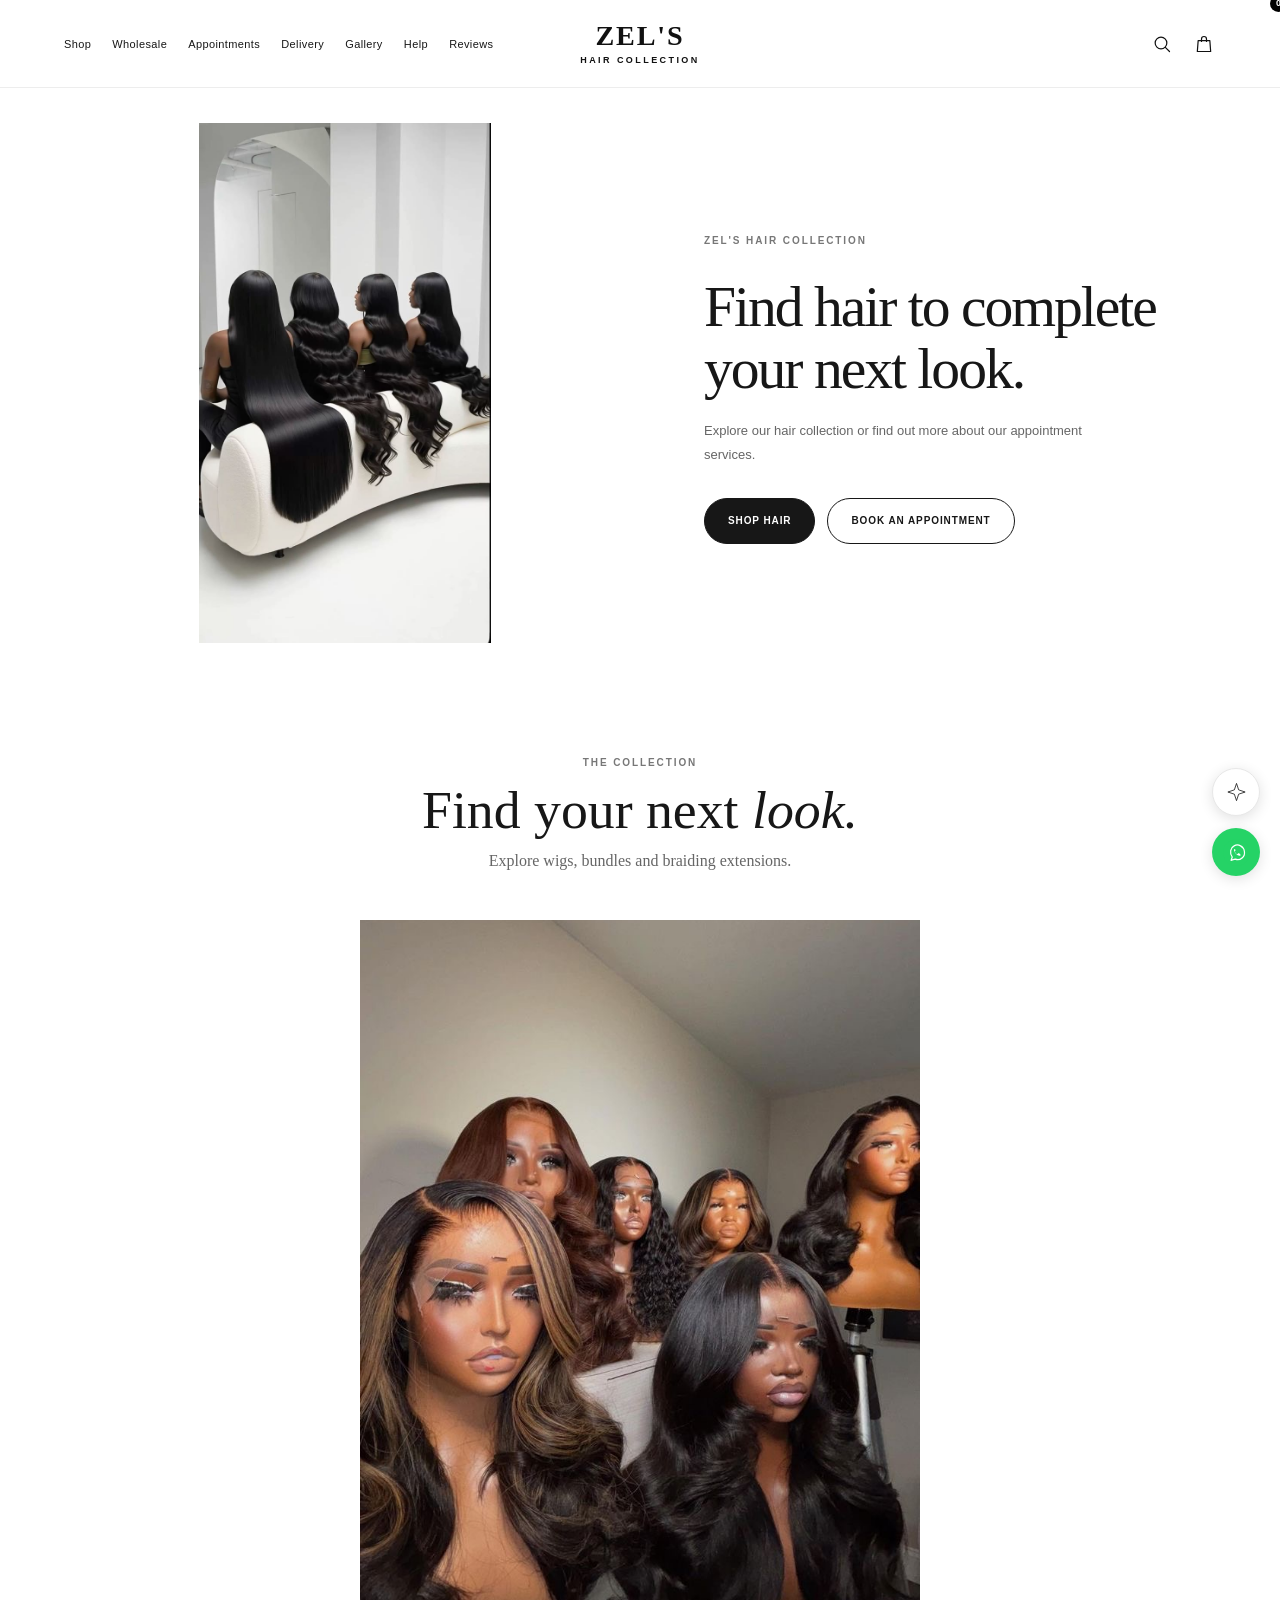
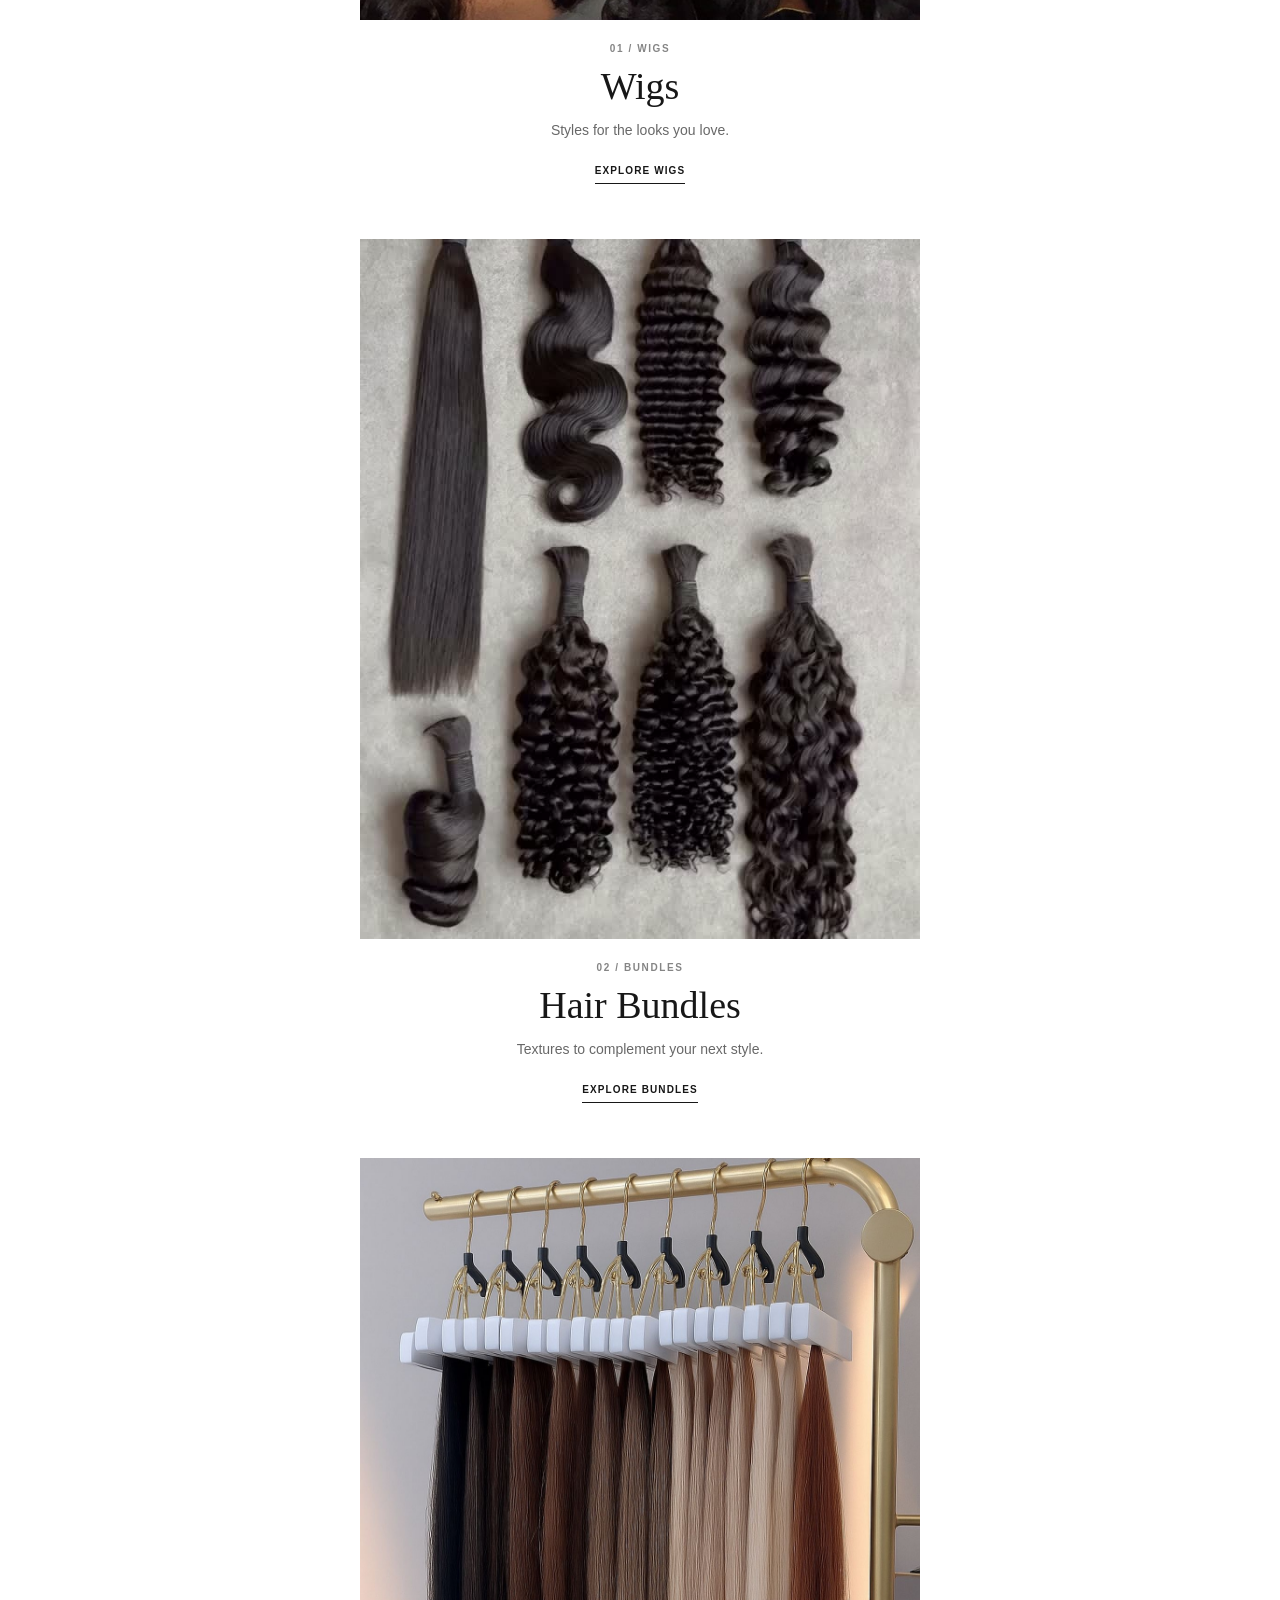
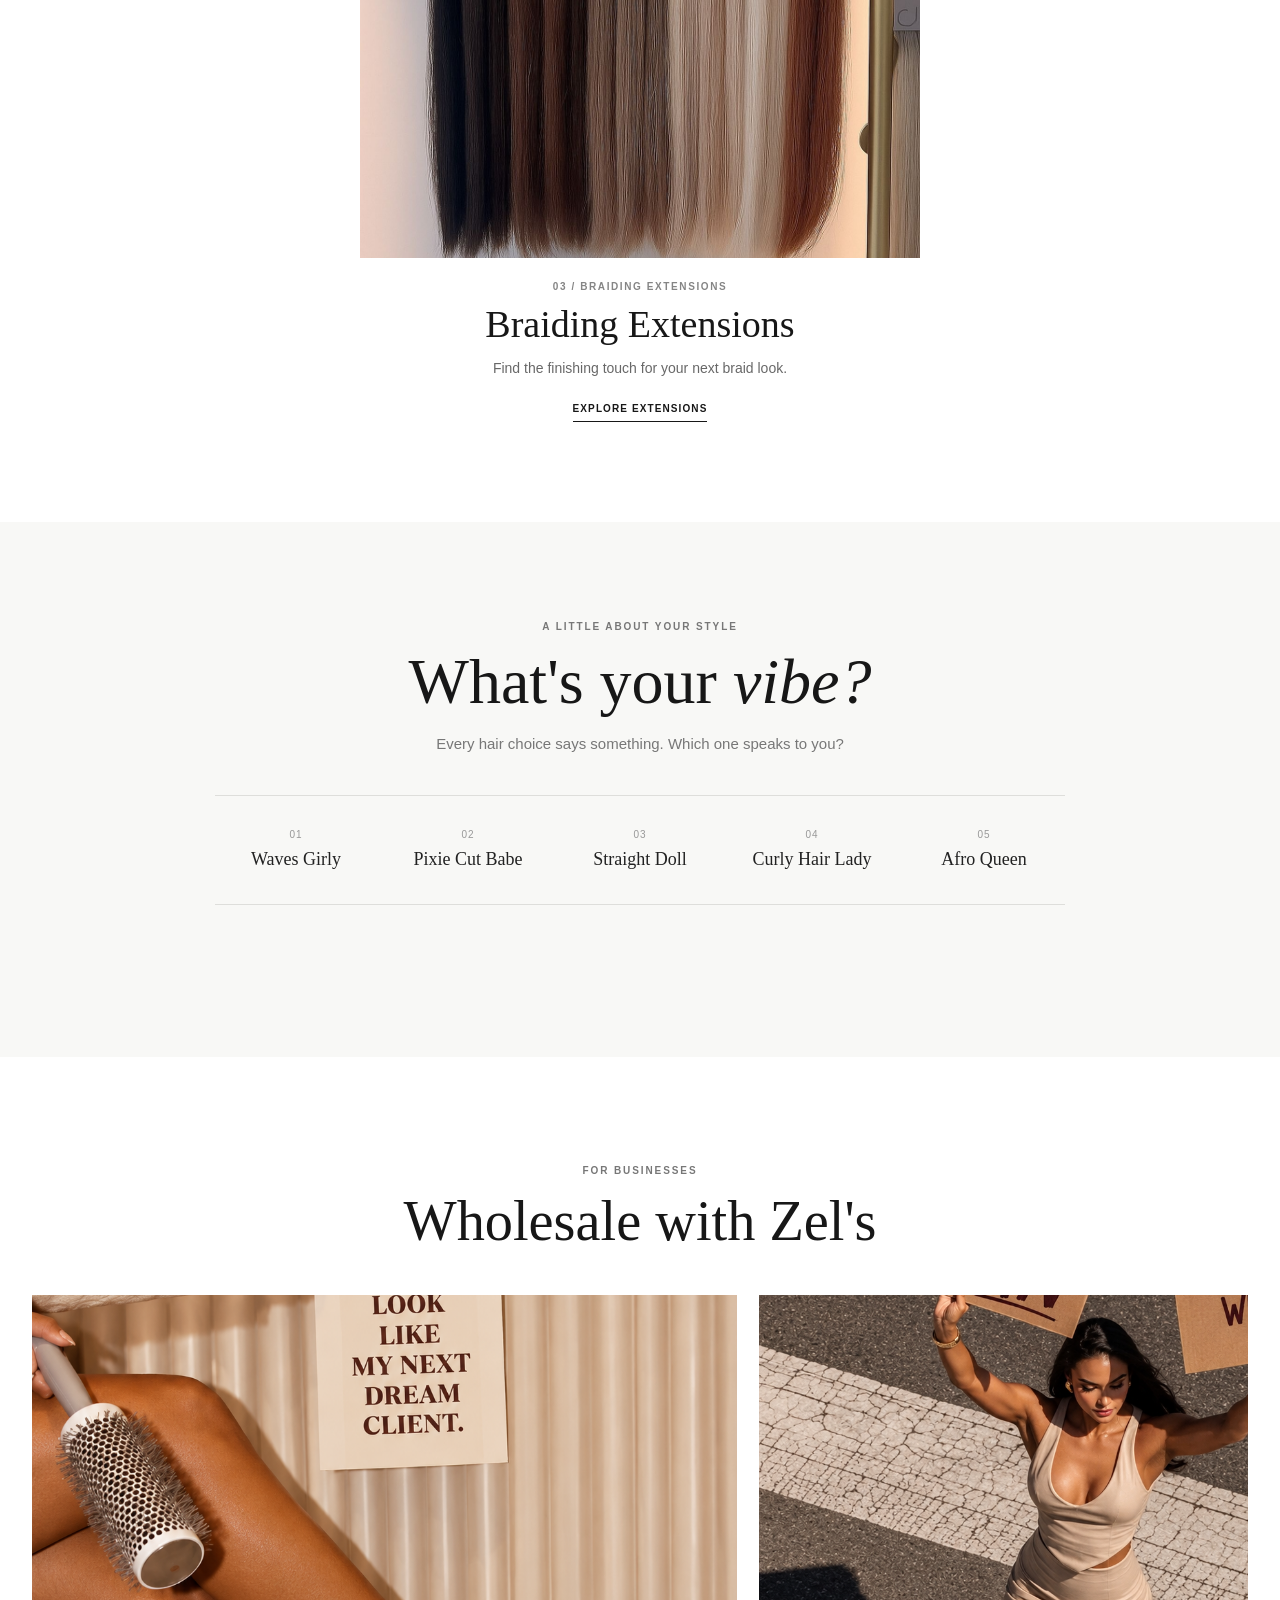
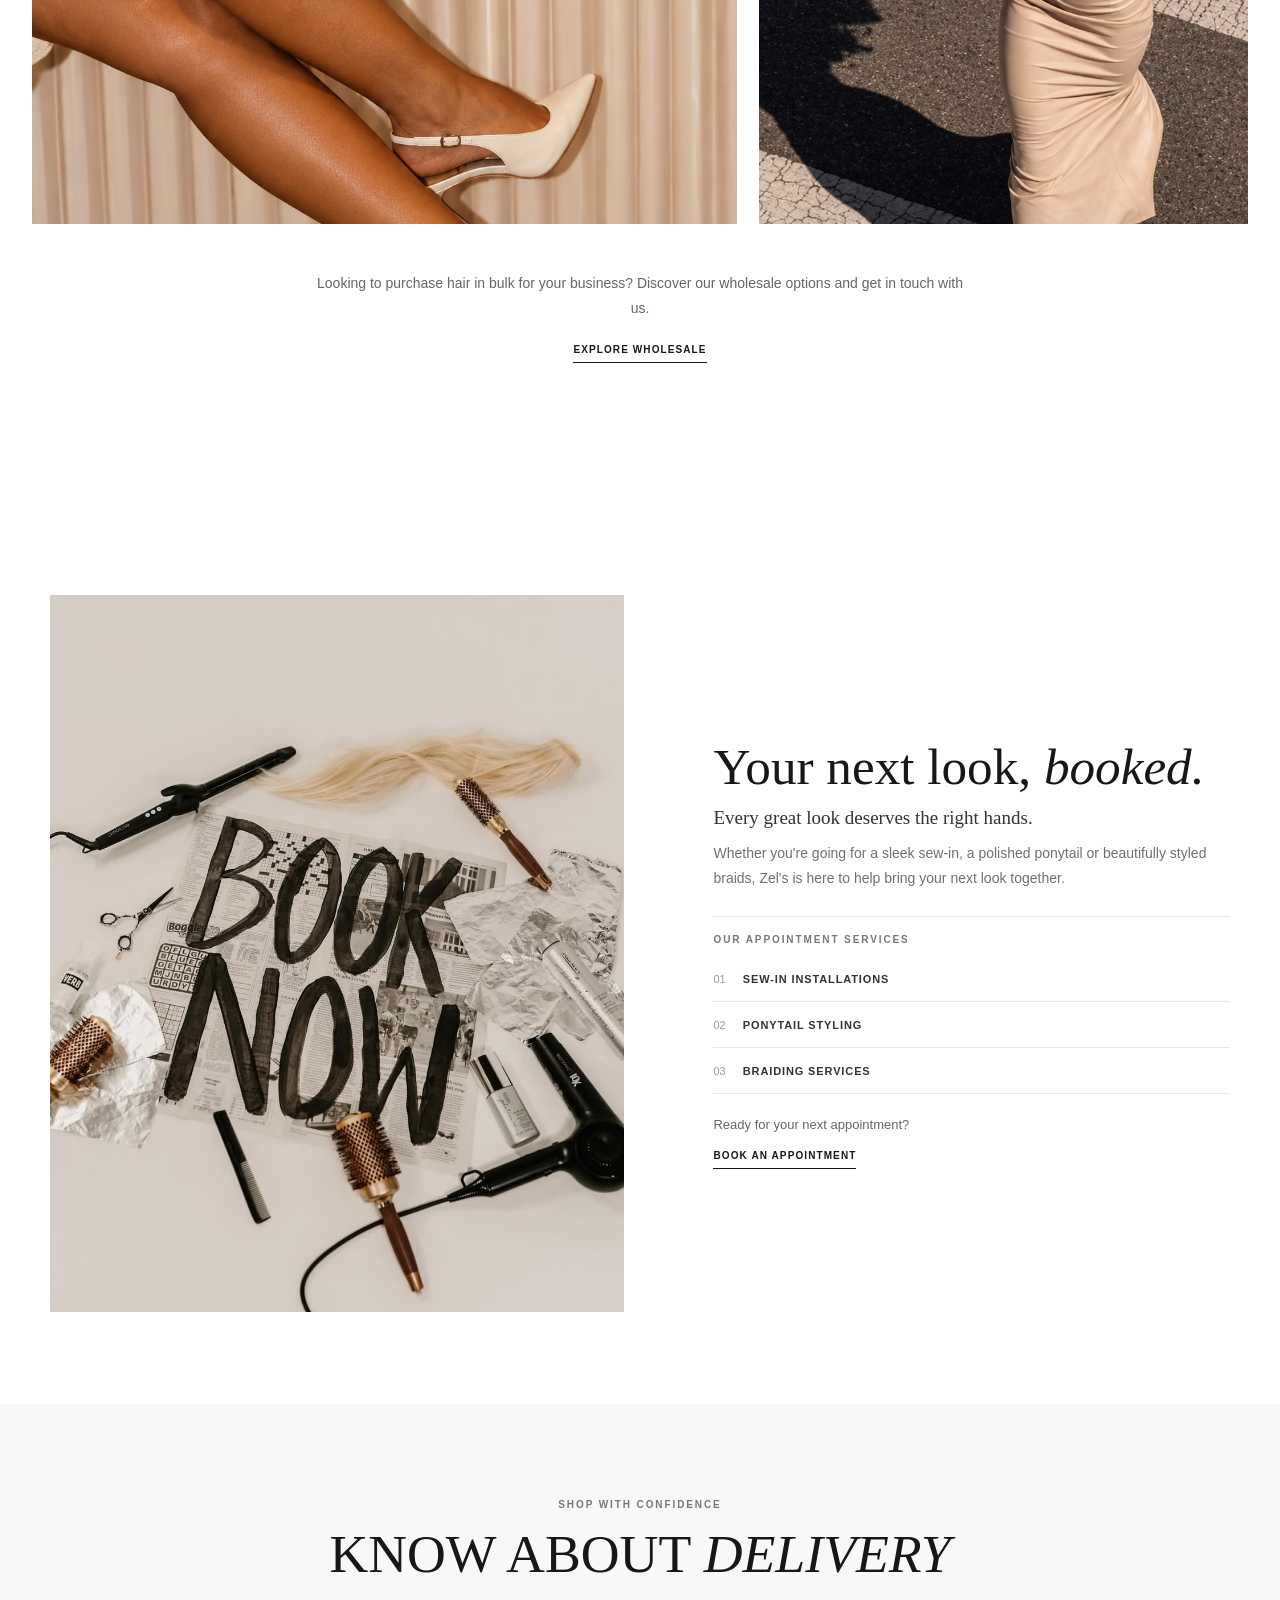
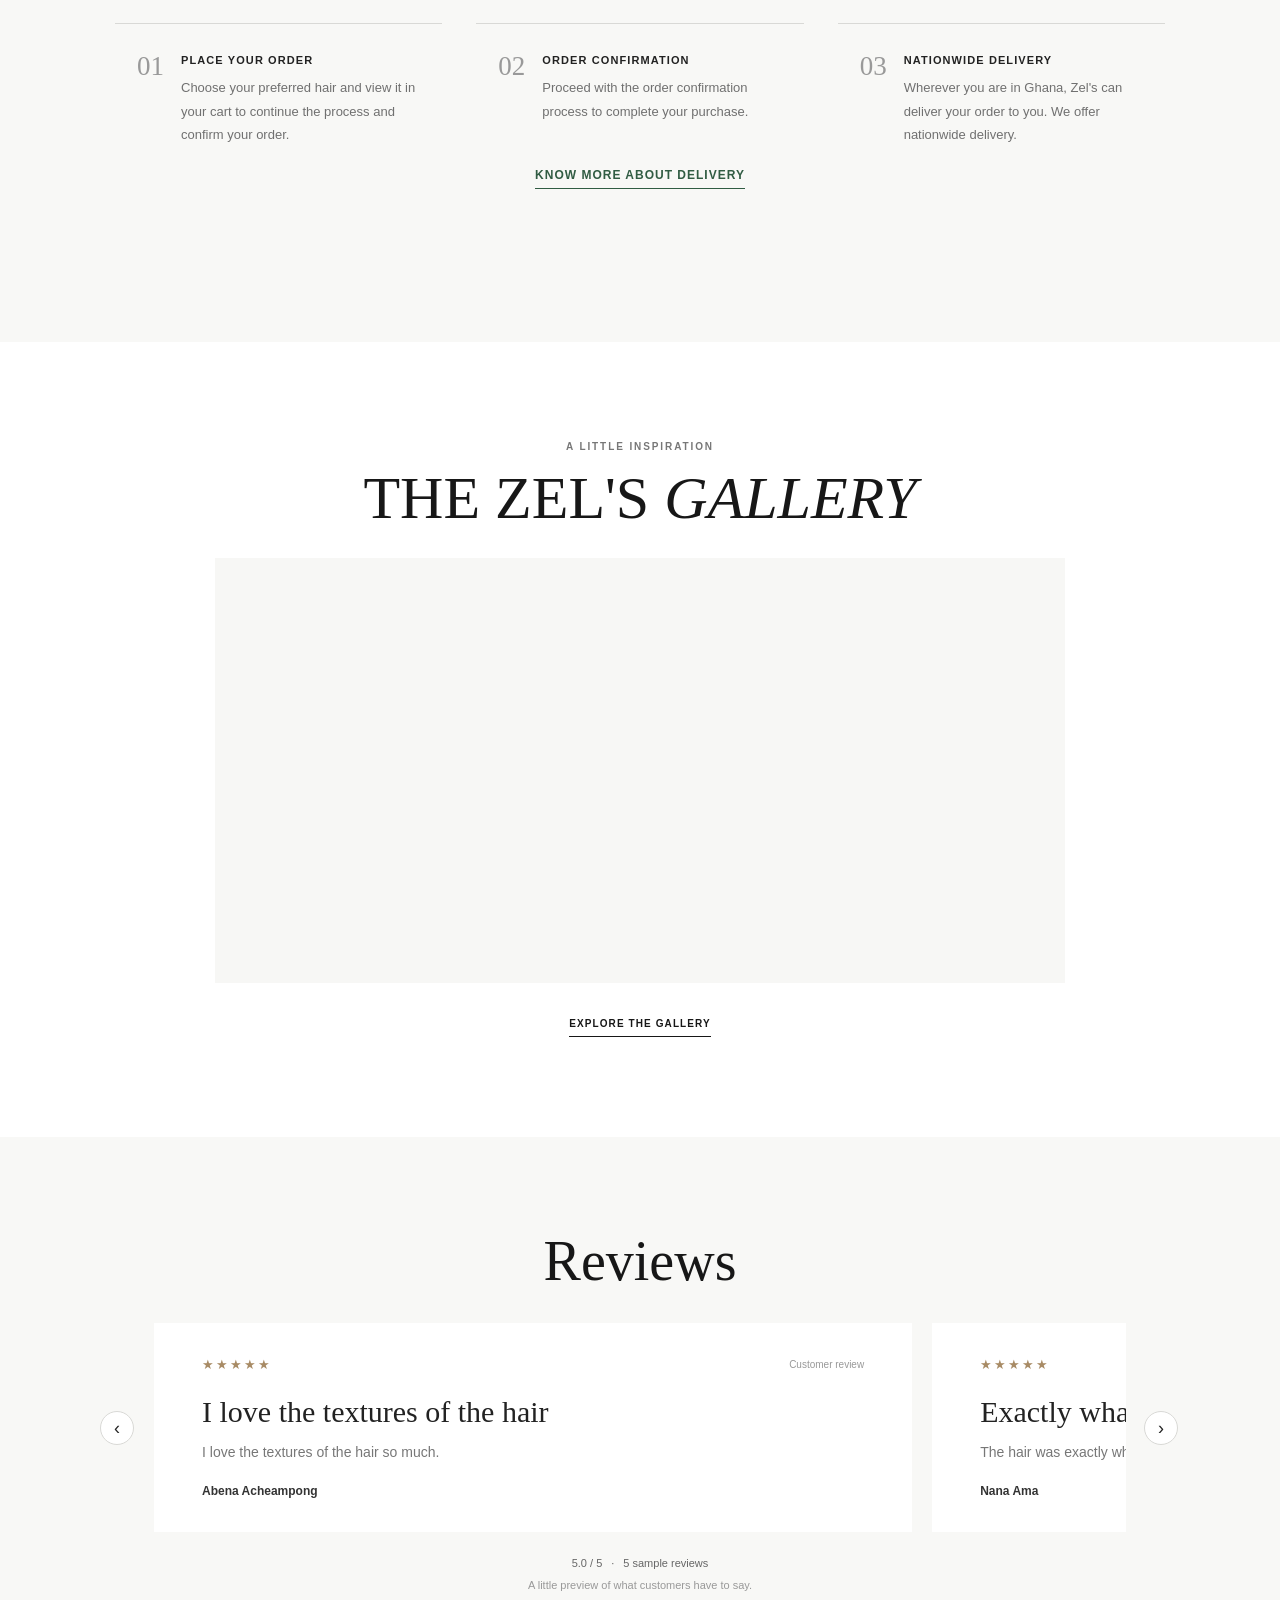
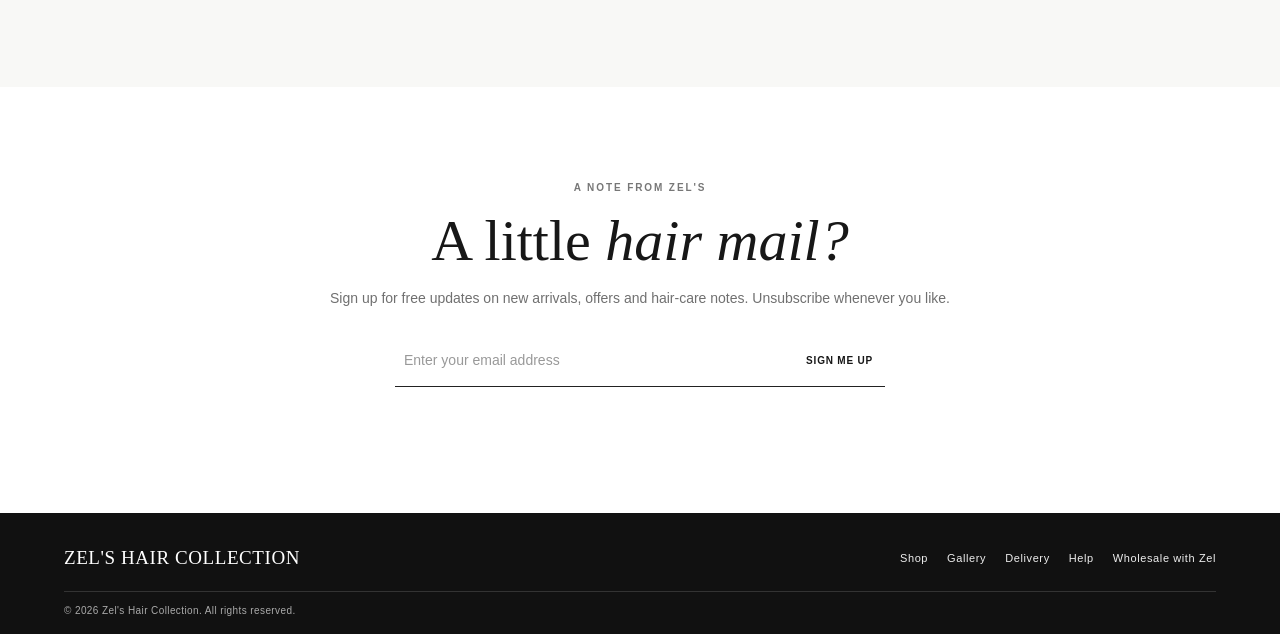
<file: index.html>
<!DOCTYPE html>
<html lang="en">
<head>
    <meta charset="UTF-8">
    <meta name="viewport" content="width=device-width, initial-scale=1.0">

    <meta name="theme-color" content="#ffffff">
    <meta name="description" content="Explore wigs, hair bundles, braiding extensions, appointments and wholesale with Zel's Hair Collection.">
    <title>Zel's Hair Collection | Hair for Your Next Look</title>

    <link rel="stylesheet" href="style.css">
</head>

<body>
<!-- Main Header -->
    <header class="site-header">

        <!-- Hamburger Menu -->
        <button class="header-icon menu-button"
                type="button"
                aria-label="Open menu" aria-controls="mainNav" aria-expanded="false">

            <svg viewBox="0 0 24 24" aria-hidden="true">
                <path d="M3 7H21"></path>
                <path d="M3 12H21"></path>
                <path d="M3 17H21"></path>
            </svg>

        </button>

        <nav class="main-nav" id="mainNav" aria-label="Main navigation">
            <a href="#shop">Shop</a>
            <a href="#wholesale">Wholesale</a>
            <a href="#appointments">Appointments</a>
            <a href="contact-delivery.html">Delivery</a>
            <a href="#gallery">Gallery</a>
            <a href="help.html">Help</a>
            <a href="#reviews">Reviews</a>
        </nav>

        <!-- Brand Wordmark -->
        <a href="index.html" class="brand-name" aria-label="Zel's Hair Collection home">
            <span class="brand-main">ZEL'S</span>
            <span class="brand-sub">HAIR COLLECTION</span>
        </a>

        <!-- Header Actions -->
        <div class="header-actions">

            <!-- Search -->
<button class="header-icon search-button" id="homeSearchToggle"
        type="button" aria-label="Search products"
        aria-expanded="false" aria-controls="homeSearchPanel">
    <svg viewBox="0 0 24 24" aria-hidden="true">
        <circle cx="10.8" cy="10.8" r="7"></circle>
        <path d="M16 16L21 21"></path>
    </svg>
</button>

<!-- Shopping Cart -->
<button class="header-icon cart-button" type="button"
        data-cart-open aria-label="Open shopping cart">
    <svg viewBox="0 0 24 24" aria-hidden="true">
        <path d="M5 8H19L20 21H4L5 8Z"></path>
        <path d="M9 9V6A3 3 0 0 1 15 6V9"></path>
    </svg>
    <span class="shop-cart-count" data-cart-count>0</span>
</button>
            </a>

        </div>

    </header>
    <!-- HOMEPAGE PRODUCT SEARCH -->
<section class="shop-search-panel home-search-panel"
         id="homeSearchPanel" hidden>
    <label for="homeSearchInput">Search the collection</label>
    <div class="shop-search-field">
        <input id="homeSearchInput" type="search"
               placeholder="Try body wave, wigs, braiding hair..."
               autocomplete="off">
        <button id="homeSearchSubmit" type="button">SEARCH</button>
    </div>
</section>

<!-- HERO SECTION -->

<main>

    <section class="hero" aria-labelledby="heroTitle">
        <img
            src="IMG_4632.jpeg"
            alt="Four hair looks from Zel's Hair Collection, showing sleek straight and flowing wave textures"
            class="hero-image"
            fetchpriority="high"
        >

        <div class="hero-overlay" aria-hidden="true"></div>

        <div class="hero-content">
            <p class="hero-eyebrow">ZEL'S HAIR COLLECTION</p>
            <h1 class="hero-heading" id="heroTitle">Find hair to complete your next look.</h1>
            <p class="hero-description">
                Explore our hair collection or find out more about
                our appointment services.
            </p>

            <div class="hero-buttons">
                <a href="shop.html" class="hero-btn shop-btn">SHOP HAIR</a>
                <a href="appointments.html" class="hero-btn appointment-btn">BOOK AN APPOINTMENT</a>
            </div>
        </div>
    </section>

</main>
<section class="shop-categories" id="shop" aria-labelledby="shopTitle">
    <div class="category-intro scroll-reveal">
        <span>THE COLLECTION</span>
        <h2 id="shopTitle">Find your next <em>look.</em></h2>
        <p>Explore wigs, bundles and braiding extensions.</p>
    </div>

    <div class="category-grid">
        <article class="category-card scroll-reveal" id="wigs">
            <a class="category-card-image" href="shop.html#wigs" aria-label="Explore wigs">
                <img src="IMG_4551.jpeg" alt="Wigs collection" loading="lazy">
            </a>
            <div class="category-card-info">
                <span class="category-number">01 / WIGS</span>
                <h3>Wigs</h3>
                <p>Styles for the looks you love.</p>
                <a href="shop.html#wigs" class="category-link">EXPLORE WIGS</a>
            </div>
        </article>

        <article class="category-card scroll-reveal" id="bundles">
            <a class="category-card-image" href="shop.html#bundles" aria-label="Explore hair bundles">
                <img src="IMG_4550.jpeg" alt="Hair bundles collection" loading="lazy">
            </a>
            <div class="category-card-info">
                <span class="category-number">02 / BUNDLES</span>
                <h3>Hair Bundles</h3>
                <p>Textures to complement your next style.</p>
                <a href="shop.html#bundles" class="category-link">EXPLORE BUNDLES</a>
            </div>
        </article>

        <article class="category-card scroll-reveal" id="braiding">
            <a class="category-card-image" href="shop.html#braiding-extensions" aria-label="Explore braiding extensions">
                <img src="IMG_4549.jpeg" alt="Braiding extensions collection" loading="lazy">
            </a>
            <div class="category-card-info">
                <span class="category-number">03 / BRAIDING EXTENSIONS</span>
                <h3>Braiding Extensions</h3>
                <p>Find the finishing touch for your next braid look.</p>
                <a href="shop.html#braiding-extensions" class="category-link">EXPLORE EXTENSIONS</a>
            </div>
        </article>
    </div>
</section>
<!-- WHAT'S YOUR VIBE SECTION -->

<section class="vibe-section" id="vibe">

    <div class="vibe-content">

        <span class="vibe-eyebrow">A LITTLE ABOUT YOUR STYLE</span>

        <h2 class="vibe-title">
    What's your <em>vibe?</em>
</h2>

        <p class="vibe-description">
            Every hair choice says something.
            Which one speaks to you?
        </p>

        <div class="vibe-options">

            <button type="button" class="vibe-option" aria-pressed="false" data-vibe="waves">
                <span class="vibe-number">01</span>
                <span class="vibe-name">Waves Girly</span>
            </button>

            <button type="button" class="vibe-option" aria-pressed="false" data-vibe="pixie">
                <span class="vibe-number">02</span>
                <span class="vibe-name">Pixie Cut Babe</span>
            </button>

            <button type="button" class="vibe-option" aria-pressed="false" data-vibe="straight">
                <span class="vibe-number">03</span>
                <span class="vibe-name">Straight Doll</span>
            </button>

            <button type="button" class="vibe-option" aria-pressed="false" data-vibe="curly">
                <span class="vibe-number">04</span>
                <span class="vibe-name">Curly Hair Lady</span>
            </button>

            <button type="button" class="vibe-option" aria-pressed="false" data-vibe="afro">
                <span class="vibe-number">05</span>
                <span class="vibe-name">Afro Queen</span>
            </button>

        </div>

        <div class="vibe-message" id="vibeMessage" aria-live="polite">
        </div>

    </div>

</section>
<!-- WHOLESALE PREVIEW -->

<section class="wholesale-preview" id="wholesale">

    <div class="wholesale-heading">
        <span class="wholesale-eyebrow">FOR BUSINESSES</span>
        <h2>Wholesale with Zel's</h2>
    </div>

    <div class="wholesale-carousel" tabindex="0" role="region" aria-label="Wholesale campaign images. Swipe or use the arrow keys to browse.">

        <div class="wholesale-track">

            <div class="wholesale-slide">
                <img
                    src="D8996C3D-050C-4C16-AF6B-3AB27FC91456.png"
                    alt="Zel's Hair Collection wholesale campaign"
                >
            </div>

            <div class="wholesale-slide">
                <img
                    src="F2ACBDA9-EA44-4B22-9827-C1923199E2FD.png"
                    alt="Wholesale with Zel's Hair Collection"
                >
            </div>

        </div>

    </div>

    <div class="wholesale-description">

        <p>
            Looking to purchase hair in bulk for your business?
            Discover our wholesale options and get in touch with us.
        </p>

        <a href="wholesale.html" class="wholesale-link">
            EXPLORE WHOLESALE
        </a>

    </div>

</section>

<!-- END WHOLESALE PREVIEW -->
<!-- APPOINTMENT PREVIEW SECTION -->

<section class="appointment-preview" id="appointments">

    <div class="appointment-heading">
        <h2>BOOK YOUR APPOINTMENT</h2>
    </div>

    <div class="appointment-image">
        <img
    src="IMG_4661.jpeg"
    alt="Book your next hair appointment with Zel's"
>
    </div>

    <div class="appointment-content">

        <h3>Your next look, <em>booked.</em></h3>

        <p class="appointment-intro">
            Every great look deserves the right hands.
        </p>

        <p class="appointment-description">
            Whether you're going for a sleek sew-in, a polished
            ponytail or beautifully styled braids, Zel's is here
            to help bring your next look together.
        </p>

        <div class="appointment-services">

            <span class="services-label">OUR APPOINTMENT SERVICES</span>

            <div class="service-item">
                <span>01</span>
                <p>SEW-IN INSTALLATIONS</p>
            </div>

            <div class="service-item">
                <span>02</span>
                <p>PONYTAIL STYLING</p>
            </div>

            <div class="service-item">
                <span>03</span>
                <p>BRAIDING SERVICES</p>
            </div>

        </div>

        <p class="appointment-closing">
            Ready for your next appointment?
        </p>

        <a href="appointments.html" class="appointment-link">
            BOOK AN APPOINTMENT
        </a>

    </div>

</section>

<!-- END APPOINTMENT PREVIEW -->
<!-- DELIVERY INFORMATION -->
<section class="delivery-section" id="delivery">

    <div class="delivery-heading">
        <span class="delivery-eyebrow">SHOP WITH CONFIDENCE</span>
        <h2>KNOW ABOUT <em>DELIVERY</em></h2>
    </div>

    <div class="delivery-steps">

        <div class="delivery-step">
            <span class="delivery-number">01</span>
            <div class="delivery-step-content">
                <h3>PLACE YOUR ORDER</h3>
                <p>
                    Choose your preferred hair and view it in your cart
                    to continue the process and confirm your order.
                </p>
            </div>
        </div>

        <div class="delivery-step">
            <span class="delivery-number">02</span>
            <div class="delivery-step-content">
                <h3>ORDER CONFIRMATION</h3>
                <p>
                    Proceed with the order confirmation process
                    to complete your purchase.
                </p>
            </div>
        </div>

        <div class="delivery-step">
            <span class="delivery-number">03</span>
            <div class="delivery-step-content">
                <h3>NATIONWIDE DELIVERY</h3>
                <p>
                    Wherever you are in Ghana, Zel's can deliver
                    your order to you. We offer nationwide delivery.
                </p>
            </div>
        </div>

        </div>

    <div class="delivery-more">
        <a href="contact-delivery.html" class="delivery-more-link">
            KNOW MORE ABOUT DELIVERY
        </a>
    </div>

</section>
<!-- ZEL'S GALLERY & HAIR QUIZ -->
<section class="gallery-preview" id="gallery">

    <div class="gallery-heading">
        <span class="gallery-eyebrow">A LITTLE INSPIRATION</span>
        <h2>
            THE ZEL'S
            <em>GALLERY</em>
        </h2>
    </div>
    
    <div class="gallery-video">
        <video autoplay muted loop playsinline preload="metadata">
            <source src="89947edc-99c5-4650-9aa6-1e24f6a832fc.mp4" type="video/mp4">
            Your browser does not support this video.
        </video>
    </div>

    <a href="gallery.html" class="gallery-link">
        EXPLORE THE GALLERY
    </a>

</section>

    <!-- CUSTOMER REVIEWS -->

<section class="reviews-section" id="reviews">

    <h2 class="reviews-heading">Reviews</h2>

    <div class="reviews-carousel">
        <button class="review-arrow" id="prevReview" type="button" aria-label="Previous review">‹</button>
        <div class="reviews-viewport" aria-live="polite">
            <div class="reviews-track">

        <article class="review-card">
            <div class="review-top">
                <div class="review-stars" aria-label="5 out of 5 stars">
                    <span>★</span><span>★</span><span>★</span><span>★</span><span>★</span>
                </div>
                <span class="review-label">Customer review</span>
            </div>
            <h3 class="review-title">I love the textures of the hair</h3>
            <p class="review-message">I love the textures of the hair so much.</p>
            <div class="review-author">Abena Acheampong</div>
        </article>

        <article class="review-card">
            <div class="review-top">
                <div class="review-stars" aria-label="5 out of 5 stars">
                    <span>★</span><span>★</span><span>★</span><span>★</span><span>★</span>
                </div>
                <span class="review-label">Customer review</span>
            </div>
            <h3 class="review-title">Exactly what I was looking for</h3>
            <p class="review-message">The hair was exactly what I was looking for. I'm so happy with my purchase.</p>
            <div class="review-author">Nana Ama</div>
        </article>

        <article class="review-card">
            <div class="review-top">
                <div class="review-stars" aria-label="5 out of 5 stars">
                    <span>★</span><span>★</span><span>★</span><span>★</span><span>★</span>
                </div>
                <span class="review-label">Customer review</span>
            </div>
            <h3 class="review-title">Beautiful hair quality</h3>
            <p class="review-message">Beautiful quality and the hair feels so soft.</p>
            <div class="review-author">Esi Mensah</div>
        </article>

        <article class="review-card">
            <div class="review-top">
                <div class="review-stars" aria-label="5 out of 5 stars">
                    <span>★</span><span>★</span><span>★</span><span>★</span><span>★</span>
                </div>
                <span class="review-label">Customer review</span>
            </div>
            <h3 class="review-title">Absolutely love my hair</h3>
            <p class="review-message">I absolutely love my hair. Definitely ordering again!</p>
            <div class="review-author">Akosua</div>
        </article>

        <article class="review-card">
            <div class="review-top">
                <div class="review-stars" aria-label="5 out of 5 stars">
                    <span>★</span><span>★</span><span>★</span><span>★</span><span>★</span>
                </div>
                <span class="review-label">Customer review</span>
            </div>
            <h3 class="review-title">Exceeded my expectations</h3>
            <p class="review-message">The quality exceeded my expectations. Really lovely hair.</p>
            <div class="review-author">Mabel Owusu</div>
        </article>

            </div>
        </div>
        <button class="review-arrow" id="nextReview" type="button" aria-label="Next review">›</button>
    </div>

    <div class="review-summary">
        <span>5.0 / 5</span>
        <span>·</span>
        <span>5 sample reviews</span>
    </div>

    <p class="review-disclaimer">
        A little preview of what customers have to say.
    </p>
</section>
    <!-- PERMANENT NEWSLETTER SECTION -->
<section class="newsletter" id="newsletter" aria-labelledby="newsletterTitle">
    <div class="newsletter-inner">
        <span class="newsletter-eyebrow">A NOTE FROM ZEL'S</span>
        <h2 id="newsletterTitle">A little <em>hair mail?</em></h2>
        <p>Sign up for free updates on new arrivals, offers and hair-care notes. Unsubscribe whenever you like.</p>
        <form class="newsletter-form" id="newsletterForm">
            <label class="visually-hidden" for="newsletterEmail">Email address</label>
            <input type="email" id="newsletterEmail" name="email" placeholder="Enter your email address" autocomplete="email" required>
            <button type="submit">SIGN ME UP</button>
        </form>
        <p class="form-message" id="newsletterFeedback" aria-live="polite"></p>
    </div>
</section>

<!-- SHORT BLACK FOOTER -->
<footer class="zels-footer">
    <div class="zels-footer-content">
        <a href="index.html" class="zels-footer-brand">ZEL'S HAIR COLLECTION</a>
        <nav class="zels-footer-links" aria-label="Footer navigation">
            <a href="shop.html">Shop</a>
            <a href="gallery.html">Gallery</a>
            <a href="#delivery">Delivery</a>
            <a href="help.html">Help</a>
            <a href="wholesale.html">Wholesale with Zel</a>
        </nav>
    </div>
    <div class="zels-footer-bottom">
        <p>© 2026 Zel's Hair Collection. All rights reserved.</p>
    </div>
</footer>
 <script src="cart.js" defer></script>
<script src="script.js" defer></script>   

<!-- ZEL'S FLOATING CONTACT TOOLS -->

<div class="zels-floating-tools">

    <!-- ZEL'S AI -->
    <button
        class="zels-ai-button"
        id="zelsAiButton"
        aria-label="Open Zel's AI assistant"
        aria-expanded="false"
        type="button"
    >
        <svg viewBox="0 0 48 48" aria-hidden="true">
            <path d="M24 5 L28.5 18.5 L42 23 L28.5 27.5 L24 41 L19.5 27.5 L6 23 L19.5 18.5 Z"
                  fill="none" stroke="currentColor" stroke-width="1.7"
                  stroke-linejoin="round"/>
        </svg>
    </button>

    <!-- WHATSAPP -->
    <a
        class="zels-whatsapp"
        href="https://wa.me/233536115258"
        target="_blank"
        rel="noopener noreferrer"
        aria-label="Chat with Zel's on WhatsApp"
    >
        <svg viewBox="0 0 48 48" aria-hidden="true">
            <circle cx="24" cy="24" r="22" fill="#25D366"/>
            <path d="M15 37 L17 31.5 C12 25 14 16 20 13
                     C27 9 36 14 37 22 C39 31 30 38 22 35
                     C20 35 18 36 15 37Z"
                  fill="none" stroke="#fff" stroke-width="2"
                  stroke-linejoin="round"/>
            <path d="M20 18 C19 20 21 24 24 27
                     C27 30 30 30 31 28
                     L28 25 L25 27
                     C23 26 22 24 21 22
                     L23 20Z"
                  fill="#fff"/>
        </svg>
    </a>

</div>

<!-- SHARED SHOPPING CART -->
<div class="cart-backdrop" data-cart-close hidden></div>

<aside class="cart-drawer" id="shoppingCart"
       aria-label="Shopping cart" aria-hidden="true">

    <div class="cart-drawer-header">
        <div>
            <span class="cart-eyebrow">YOUR SELECTION</span>
            <h2>Your Cart <span data-cart-heading-count>(0)</span></h2>
        </div>
        <button type="button" class="cart-close"
                data-cart-close aria-label="Close cart">×</button>
    </div>

    <div class="cart-items" id="cartItems">
        <p class="cart-empty">Your cart is currently empty.</p>
    </div>

    <div class="cart-drawer-footer">
        <div class="cart-total-row">
            <span>Subtotal</span>
            <strong id="cartSubtotal">GHC 0.00</strong>
        </div>
        <p class="cart-note">Delivery charges can be confirmed when placing your order.</p>
        <button type="button" class="cart-checkout" id="cartCheckout">
            CONTINUE TO ORDER
        </button>
    </div>
</aside>
</body>
</html>
</file>
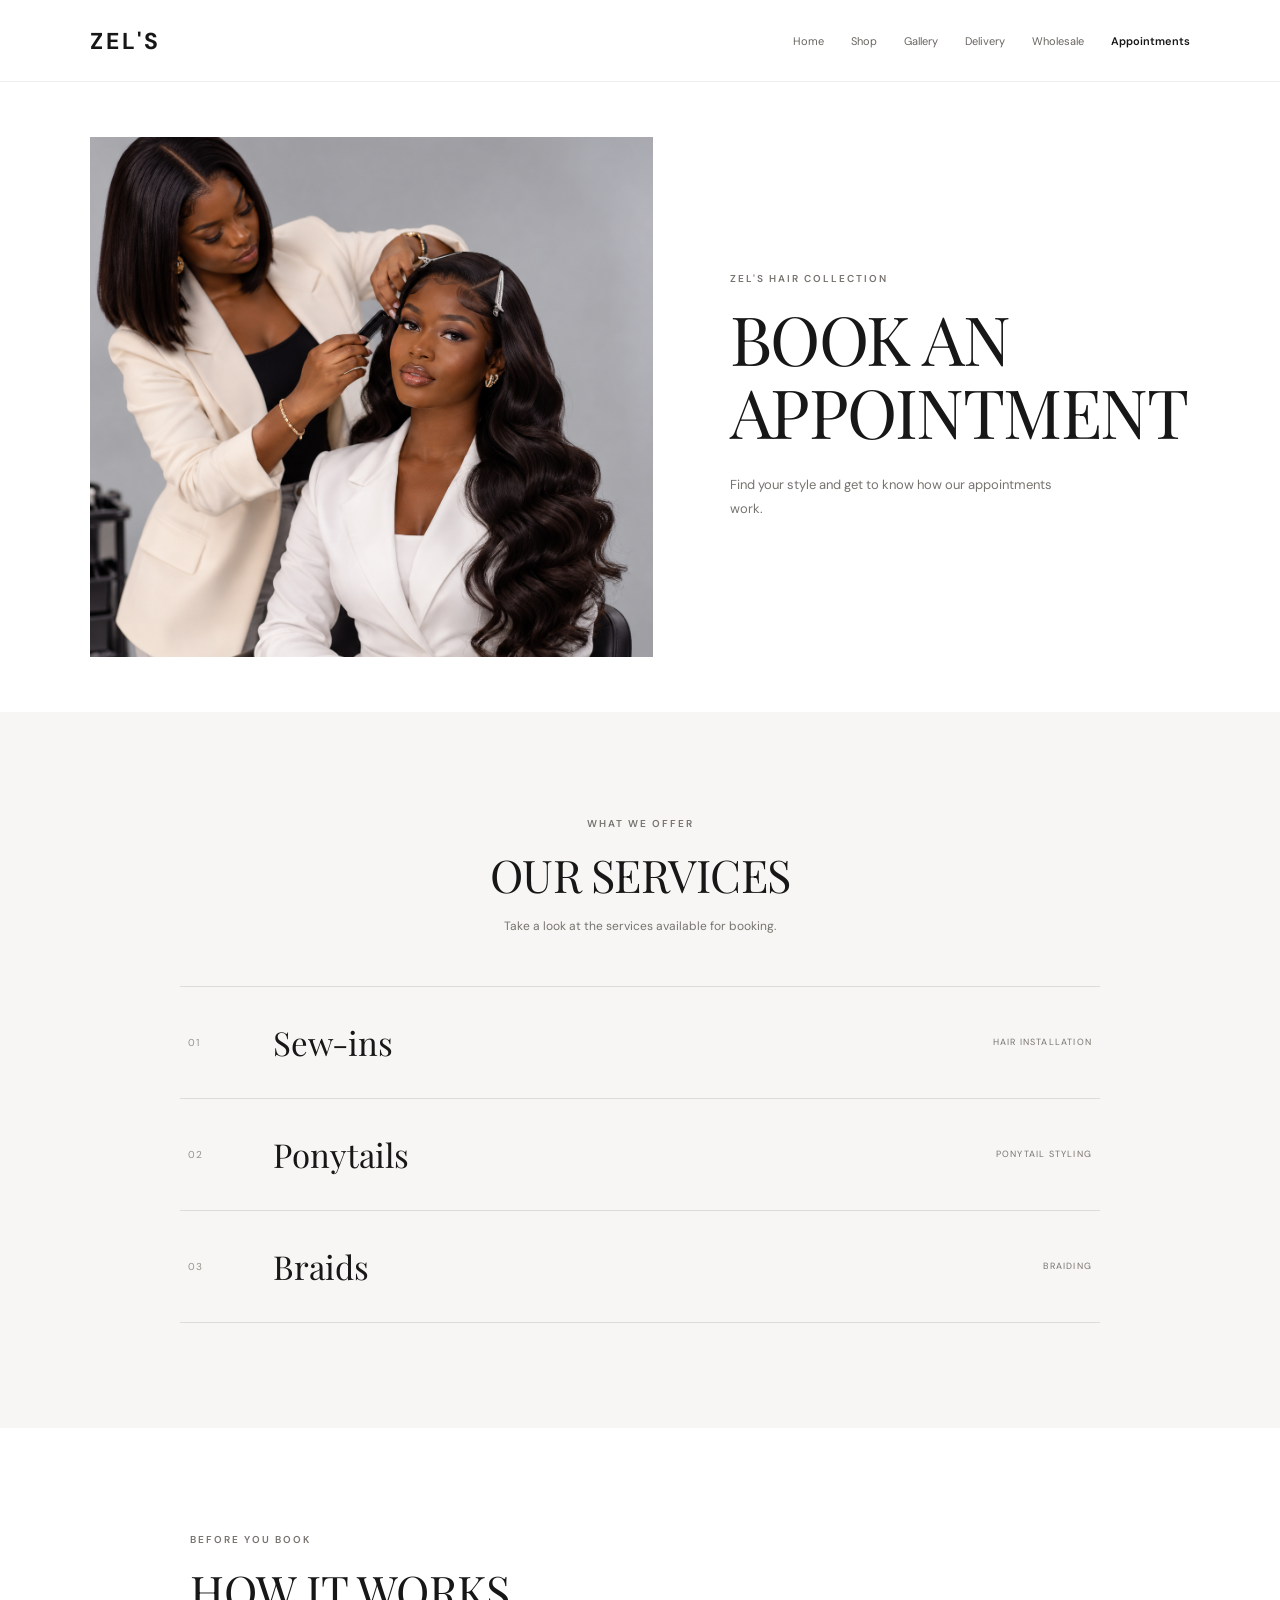
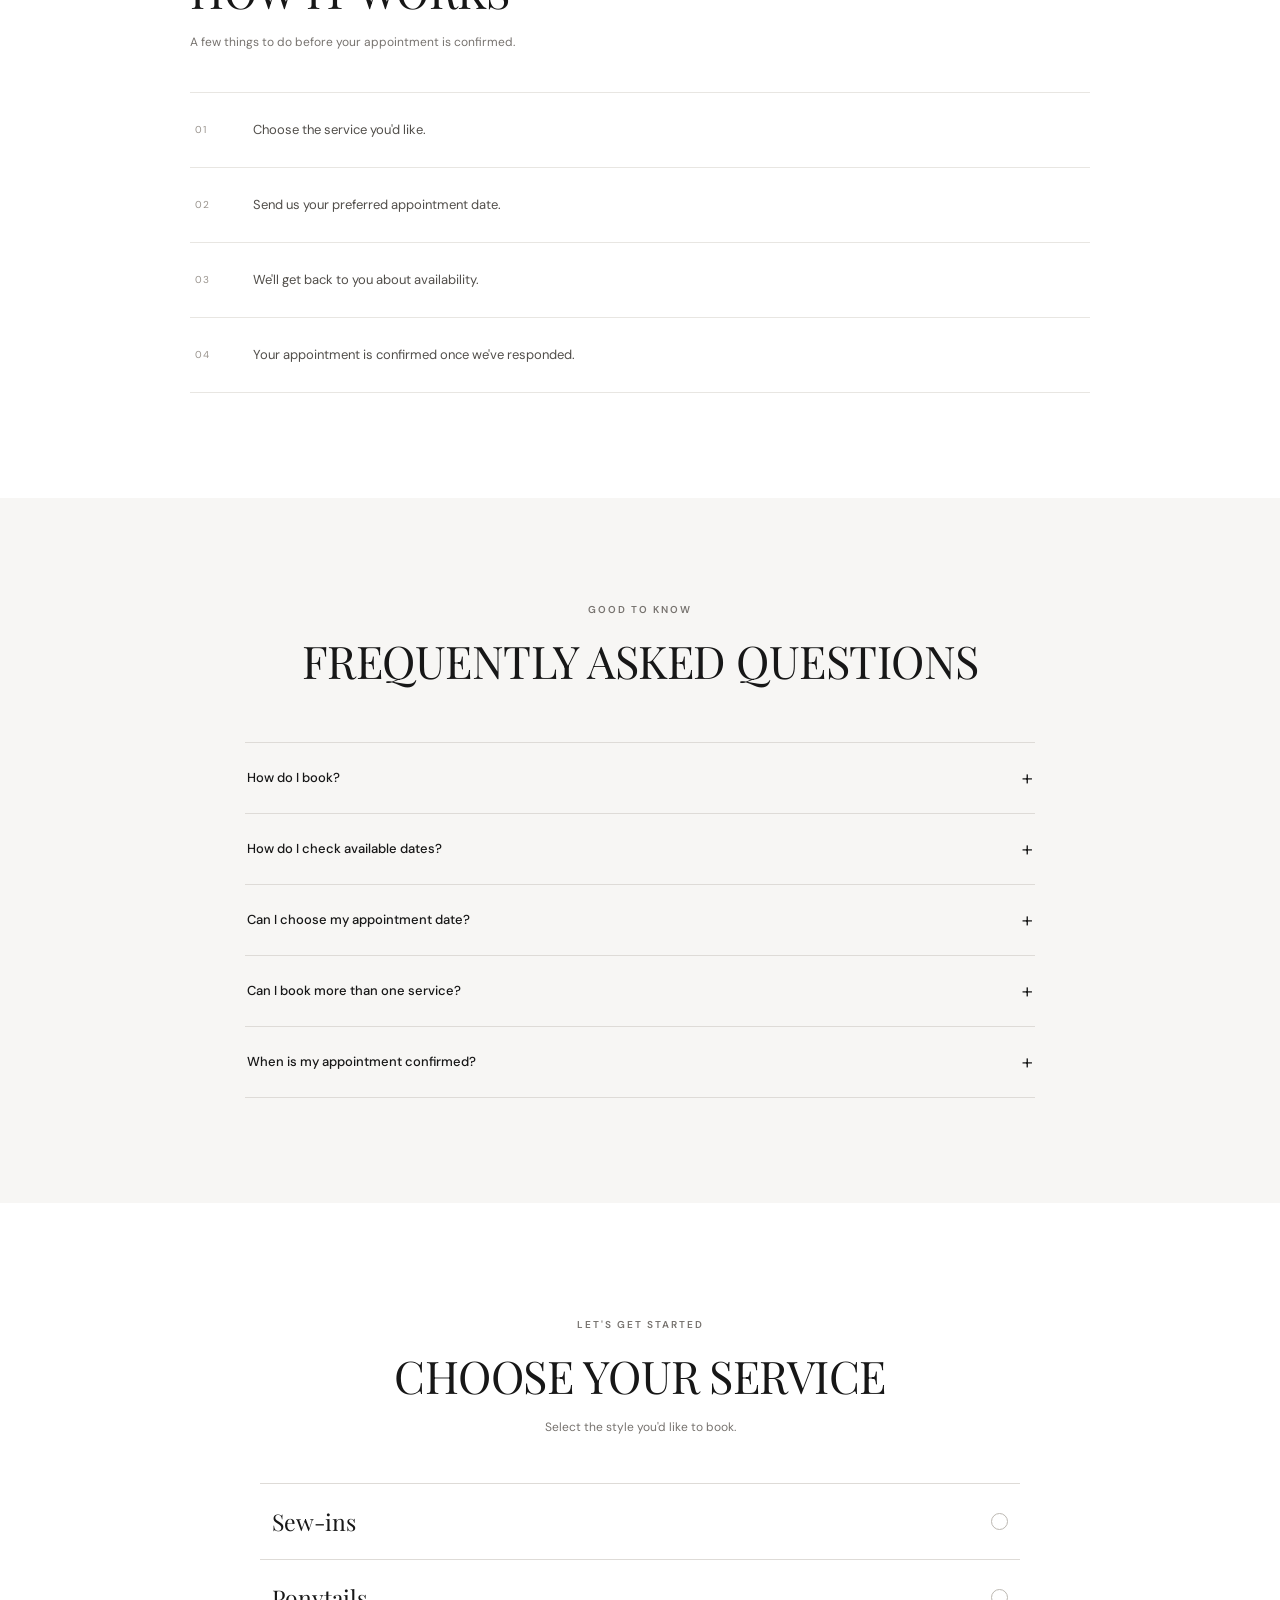
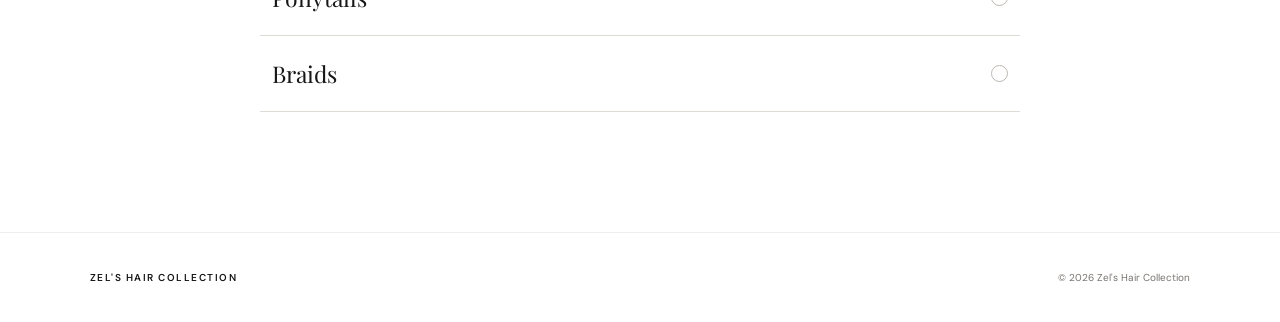
<file: appointments.html>
<!DOCTYPE html>
<html lang="en">
<head>
  <meta charset="UTF-8">
  <meta name="viewport" content="width=device-width, initial-scale=1.0">
  <meta name="description" content="Explore hair services and book an appointment with Zel's Hair Collection.">
  <title>Appointments | Zel's Hair Collection</title>

  <link rel="stylesheet" href="appointments.css">

  <link rel="preconnect" href="https://fonts.googleapis.com">
  <link rel="preconnect" href="https://fonts.gstatic.com" crossorigin>
  <link href="https://fonts.googleapis.com/css2?family=DM+Sans:wght@400;500;600;700&family=Playfair+Display:wght@400;500;600&display=swap" rel="stylesheet">
</head>

<body>

  <!-- HEADER -->

  <header class="site-header">

    <a href="index.html" class="wordmark">
      ZEL'S
    </a>

    <nav class="main-nav" id="mainNav">
      <a href="index.html">Home</a>
      <a href="shop.html">Shop</a>
      <a href="gallery.html">Gallery</a>
      <a href="delivery.html">Delivery</a>
      <a href="wholesale.html">Wholesale</a>
      <a href="appointments.html" class="active">Appointments</a>
    </nav>

    <button
      class="menu-toggle"
      id="menuToggle"
      type="button"
      aria-label="Open navigation"
      aria-expanded="false"
      aria-controls="mainNav"
    >
      <span></span>
      <span></span>
    </button>

  </header>


  <main>

    <!-- HERO -->

    <section class="hero">

      <div class="hero-image-wrap">
        <img
          src="66678199-9F80-4122-B075-10F193E548B4.png"
          alt="Hair styling at Zel's Hair Collection"
          class="hero-image"
        >
      </div>

      <div class="hero-content">

        <p class="eyebrow">ZEL'S HAIR COLLECTION</p>

        <h1>
          BOOK AN<br>
          APPOINTMENT
        </h1>

        <p class="hero-copy">
          Find your style and get to know how our appointments work.
        </p>

      </div>

    </section>


    <!-- SERVICES -->

    <section class="services section-space" id="services">

      <div class="section-heading">

        <p class="eyebrow">WHAT WE OFFER</p>

        <h2>OUR SERVICES</h2>

        <p class="section-description">
          Take a look at the services available for booking.
        </p>

      </div>


      <div class="service-list">

        <article class="service-item">
          <span class="service-number">01</span>
          <h3>Sew-ins</h3>
          <span class="service-category">HAIR INSTALLATION</span>
        </article>

        <article class="service-item">
          <span class="service-number">02</span>
          <h3>Ponytails</h3>
          <span class="service-category">PONYTAIL STYLING</span>
        </article>

        <article class="service-item">
          <span class="service-number">03</span>
          <h3>Braids</h3>
          <span class="service-category">BRAIDING</span>
        </article>

      </div>

    </section>


    <!-- HOW TO BOOK -->

    <section class="booking-info section-space">

      <div class="booking-info-inner">

        <div class="section-heading left-heading">

          <p class="eyebrow">BEFORE YOU BOOK</p>

          <h2>HOW IT WORKS</h2>

          <p class="section-description">
            A few things to do before your appointment is confirmed.
          </p>

        </div>


        <div class="booking-steps">

          <div class="booking-step">
            <span class="step-number">01</span>
            <p>Choose the service you'd like.</p>
          </div>

          <div class="booking-step">
            <span class="step-number">02</span>
            <p>Send us your preferred appointment date.</p>
          </div>

          <div class="booking-step">
            <span class="step-number">03</span>
            <p>We'll get back to you about availability.</p>
          </div>

          <div class="booking-step">
            <span class="step-number">04</span>
            <p>Your appointment is confirmed once we've responded.</p>
          </div>

        </div>

      </div>

    </section>


    <!-- FREQUENTLY ASKED QUESTIONS -->

    <section class="faqs section-space" id="faqs">

      <div class="section-heading">

        <p class="eyebrow">GOOD TO KNOW</p>

        <h2>FREQUENTLY ASKED QUESTIONS</h2>

      </div>


      <div class="faq-list">

        <article class="faq-item">

          <button class="faq-question" type="button" aria-expanded="false">
            <span>How do I book?</span>
            <span class="faq-symbol" aria-hidden="true">+</span>
          </button>

          <div class="faq-answer" hidden>
            <p>
              Select your preferred service in the booking section below and send us the prepared message on WhatsApp.
            </p>
          </div>

        </article>


        <article class="faq-item">

          <button class="faq-question" type="button" aria-expanded="false">
            <span>How do I check available dates?</span>
            <span class="faq-symbol" aria-hidden="true">+</span>
          </button>

          <div class="faq-answer" hidden>
            <p>
              Send us a message a few days ahead to check availability.
            </p>
          </div>

        </article>


        <article class="faq-item">

          <button class="faq-question" type="button" aria-expanded="false">
            <span>Can I choose my appointment date?</span>
            <span class="faq-symbol" aria-hidden="true">+</span>
          </button>

          <div class="faq-answer" hidden>
            <p>
              Yes. Include your preferred date in your message and we'll let you know if it's available.
            </p>
          </div>

        </article>


        <article class="faq-item">

          <button class="faq-question" type="button" aria-expanded="false">
            <span>Can I book more than one service?</span>
            <span class="faq-symbol" aria-hidden="true">+</span>
          </button>

          <div class="faq-answer" hidden>
            <p>
              Yes. Include all the services you'd like in your booking message.
            </p>
          </div>

        </article>


        <article class="faq-item">

          <button class="faq-question" type="button" aria-expanded="false">
            <span>When is my appointment confirmed?</span>
            <span class="faq-symbol" aria-hidden="true">+</span>
          </button>

          <div class="faq-answer" hidden>
            <p>
              Your appointment is confirmed once we respond and confirm the details with you.
            </p>
          </div>

        </article>

      </div>

    </section>


    <!-- FINAL BOOKING SELECTOR -->

    <section class="booking-selector section-space" id="book">

      <div class="booking-selector-inner">

        <div class="section-heading">

          <p class="eyebrow">LET'S GET STARTED</p>

          <h2>CHOOSE YOUR SERVICE</h2>

          <p class="section-description">
            Select the style you'd like to book.
          </p>

        </div>


        <!-- SERVICE OPTIONS -->

        <div class="service-options" role="group" aria-label="Choose a hair service">

          <button
            class="service-option"
            type="button"
            data-service="Sew-in"
            aria-pressed="false"
          >
            <span>Sew-ins</span>
            <span class="option-indicator" aria-hidden="true"></span>
          </button>


          <button
            class="service-option"
            type="button"
            data-service="Ponytail"
            aria-pressed="false"
          >
            <span>Ponytails</span>
            <span class="option-indicator" aria-hidden="true"></span>
          </button>


          <button
            class="service-option"
            type="button"
            data-service="Braids"
            aria-pressed="false"
          >
            <span>Braids</span>
            <span class="option-indicator" aria-hidden="true"></span>
          </button>

        </div>


        <!-- MESSAGE PREVIEW -->

        <div class="message-area" id="messageArea" hidden>

          <label for="bookingMessage">
            YOUR BOOKING MESSAGE
          </label>

          <p class="message-instruction">
            Your message is ready. You can edit it before sending.
          </p>

          <textarea
            id="bookingMessage"
            rows="5"
            placeholder="Your booking message will appear here..."
          ></textarea>

          <button
            class="book-submit"
            type="button"
            id="sendBooking"
          >
            BOOK ME
          </button>

          <p class="booking-note">
            You'll be redirected to WhatsApp to send your message.
          </p>

        </div>

      </div>

    </section>

  </main>


  <!-- FOOTER -->

  <footer class="site-footer">

    <a href="index.html" class="footer-wordmark">
      ZEL'S HAIR COLLECTION
    </a>

    <p>
      © <span id="currentYear"></span> Zel's Hair Collection
    </p>

  </footer>


  <script src="appointments.js"></script>

</body>
</html>
</file>
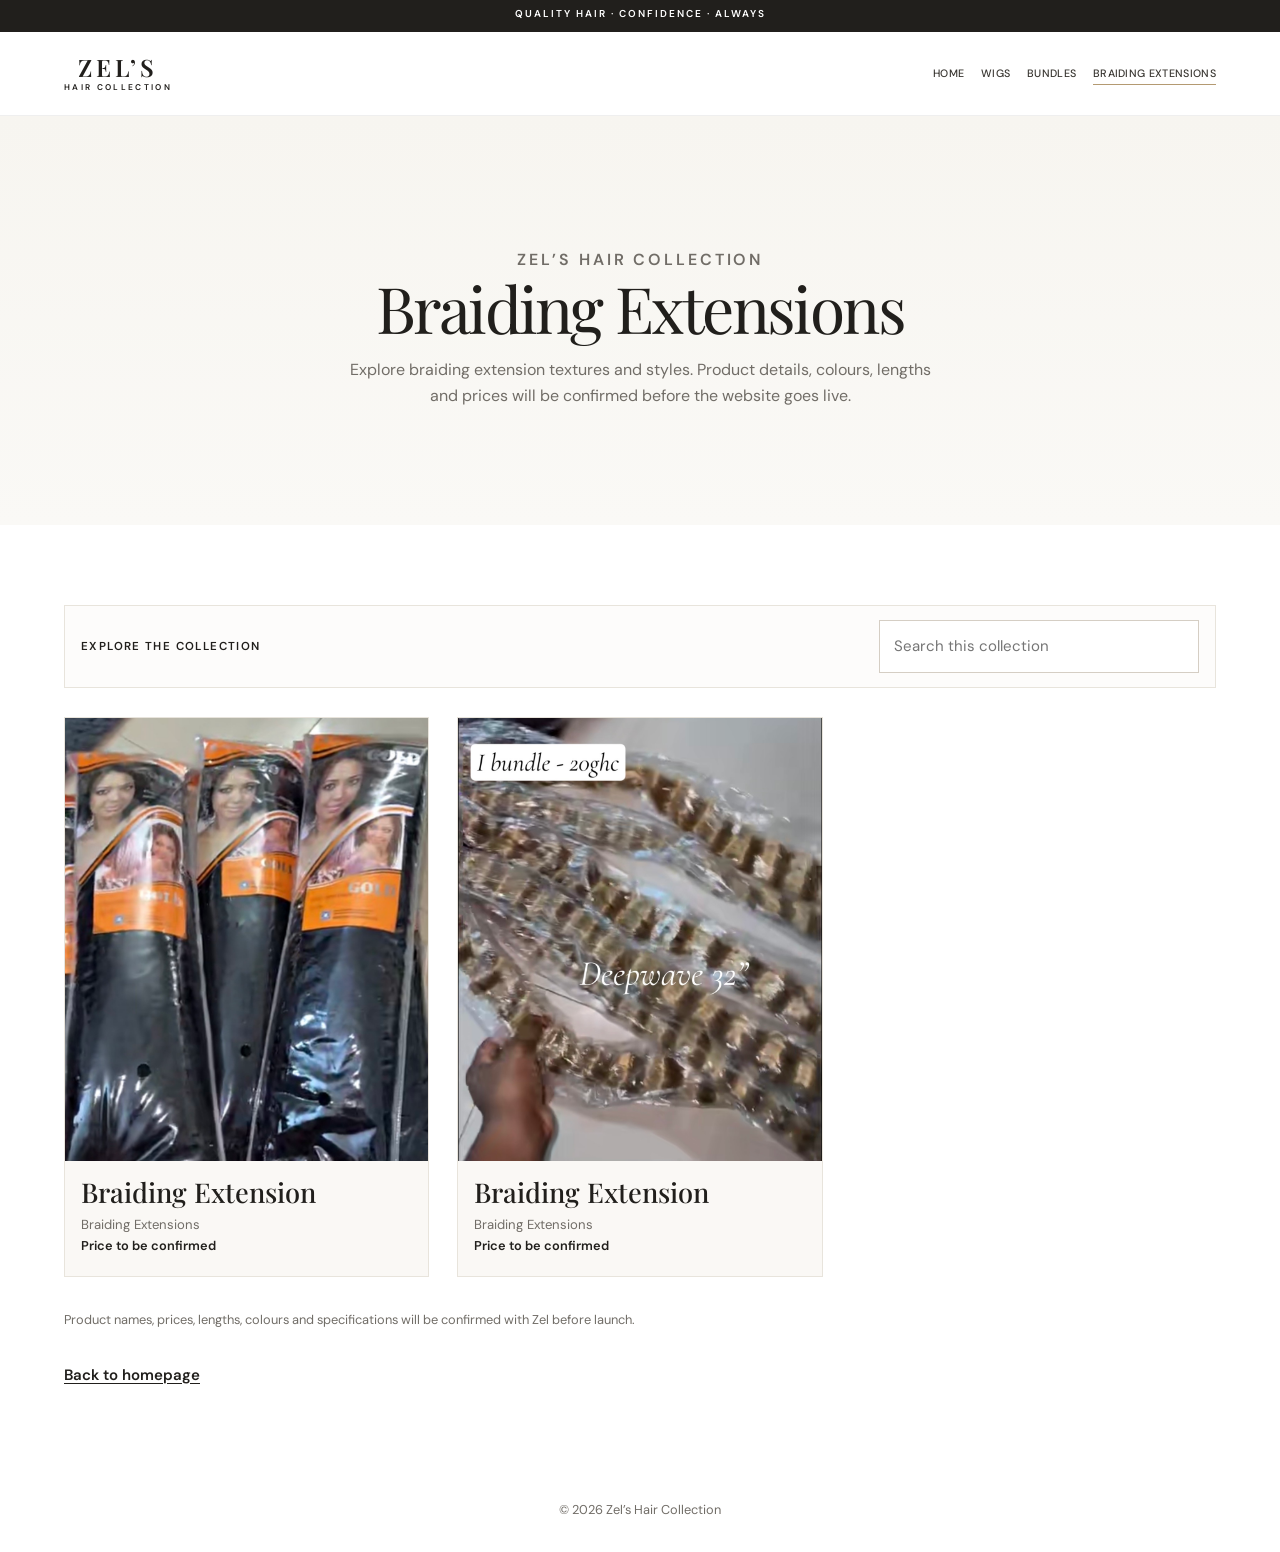
<file: braiding-extensions.html>
<!DOCTYPE html>
<html lang="en">
<head>
  <meta charset="UTF-8">
  <meta name="viewport" content="width=device-width, initial-scale=1.0">
  <meta name="description" content="Shop braiding extensions from Zel's Hair Collection.">
  <title>Braiding Extensions | Zel's Hair Collection</title>

  <link rel="preconnect" href="https://fonts.googleapis.com">
  <link rel="preconnect" href="https://fonts.gstatic.com" crossorigin>
  <link href="https://fonts.googleapis.com/css2?family=DM+Sans:wght@400;500;600;700&family=Playfair+Display:wght@400;500;600;700&display=swap" rel="stylesheet">

  <style>
    :root {
      --ink: #211f1c;
      --muted: #716d67;
      --paper: #fff;
      --ivory: #f7f5f0;
      --champagne: #b49a72;
      --line: #e8e4dc;
      --serif: "Playfair Display", Georgia, serif;
      --sans: "DM Sans", Arial, sans-serif;
      --page-gutter: clamp(1.25rem, 5vw, 5.5rem);
      --content-width: 86rem;
    }

    * { box-sizing: border-box; }

    html { scroll-behavior: smooth; }

    body {
      margin: 0;
      background: var(--paper);
      color: var(--ink);
      font-family: var(--sans);
      font-size: 0.94rem;
      line-height: 1.65;
    }

    a {
      color: inherit;
      text-decoration: none;
    }

    img {
      display: block;
      max-width: 100%;
      height: auto;
    }

    button, input {
      font: inherit;
    }

    .announcement-bar {
      min-height: 2rem;
      padding: 0.35rem 1rem;
      background: var(--ink);
      color: white;
      text-align: center;
      font-size: 0.625rem;
      font-weight: 600;
      letter-spacing: 0.2em;
      text-transform: uppercase;
    }

    .header {
      position: sticky;
      top: 0;
      z-index: 20;
      display: flex;
      align-items: center;
      justify-content: space-between;
      gap: 1rem;
      min-height: 5.25rem;
      padding: 0 var(--page-gutter);
      border-bottom: 1px solid rgb(33 31 28 / 7%);
      background: rgba(255,255,255,0.96);
      backdrop-filter: blur(6px);
    }

    .brand {
      display: inline-flex;
      width: max-content;
      flex-direction: column;
      align-items: center;
      justify-content: center;
      line-height: 1;
      text-align: center;
    }

    .brand-name {
      font-family: var(--serif);
      font-size: 1.5rem;
      font-weight: 600;
      letter-spacing: 0.16em;
    }

    .brand-subtitle {
      margin-top: 0.35rem;
      font-size: 0.52rem;
      font-weight: 600;
      letter-spacing: 0.28em;
    }

    .nav {
      display: flex;
      align-items: center;
      justify-content: center;
      gap: clamp(0.7rem, 1.3vw, 1.35rem);
      flex-wrap: wrap;
    }

    .nav a {
      position: relative;
      color: #393631;
      font-size: 0.67rem;
      font-weight: 500;
      letter-spacing: 0.03em;
      text-transform: uppercase;
    }

    .nav a::after {
      content: "";
      position: absolute;
      left: 0;
      right: 0;
      bottom: -0.15rem;
      height: 1px;
      background: var(--champagne);
      transform: scaleX(0);
      transform-origin: left;
      transition: transform 180ms ease;
    }

    .nav a:hover::after,
    .nav a[aria-current="page"]::after {
      transform: scaleX(1);
    }

    .intro {
      padding: clamp(4rem, 9vw, 8rem) var(--page-gutter);
      background: linear-gradient(180deg, #f7f5f0 0%, #faf9f6 100%);
      text-align: center;
    }

    .eyebrow {
      margin: 0 0 0.9rem;
      color: #927d5e;
      font-size: 0.66rem;
      font-weight: 600;
      letter-spacing: 0.18em;
      text-transform: uppercase;
    }

    h1 {
      margin: 0;
      font-family: var(--serif);
      font-size: clamp(2.75rem, 5vw, 5rem);
      font-weight: 400;
      letter-spacing: -0.04em;
      line-height: 1.05;
    }

    .intro p {
      max-width: 38rem;
      margin: 1rem auto 0;
      color: var(--muted);
      font-size: 1rem;
    }

    .content {
      width: min(100% - 2 * var(--page-gutter), var(--content-width));
      margin: 0 auto;
      padding: clamp(3rem, 7vw, 5rem) 0 5.5rem;
    }

    .toolbar {
      display: flex;
      justify-content: space-between;
      align-items: center;
      gap: 1rem;
      margin-bottom: 1.8rem;
      padding: 0.9rem 1rem;
      border: 1px solid var(--line);
      background: #fdfcfb;
    }

    .toolbar span {
      color: var(--ink);
      font-size: 0.72rem;
      font-weight: 600;
      letter-spacing: 0.12em;
      text-transform: uppercase;
    }

    .toolbar input {
      width: min(20rem, 100%);
      min-height: 2.7rem;
      padding: 0.8rem 0.9rem;
      border: 1px solid #d5cec4;
      background: white;
      color: var(--ink);
    }

    .product-grid {
      display: grid;
      grid-template-columns: repeat(3, minmax(0, 1fr));
      gap: clamp(1.1rem, 2.2vw, 1.75rem);
    }

    .card {
      background: #faf8f5;
      border: 1px solid var(--line);
      transition: transform 180ms ease, box-shadow 180ms ease;
    }

    .card:hover {
      transform: translateY(-2px);
      box-shadow: 0 12px 28px rgb(20 17 14 / 8%);
    }

    .card a {
      display: block;
    }

    .card img {
      width: 100%;
      aspect-ratio: 0.82;
      object-fit: cover;
      background: #efeae2;
    }

    .card h2 {
      margin: 0;
      padding: 1rem 1rem 0;
      font-family: var(--serif);
      font-size: 1.7rem;
      font-weight: 500;
      line-height: 1.15;
    }

    .card p {
      margin: 0.35rem 0 0;
      padding: 0 1rem;
      color: var(--muted);
      font-size: 0.82rem;
    }

    .price {
      display: block;
      padding: 0 1rem 1.2rem;
      color: var(--ink);
      font-size: 0.8rem;
      font-weight: 600;
    }

    .note {
      margin-top: 2rem;
      color: var(--muted);
      font-size: 0.8rem;
    }

    .back-link {
      display: inline-block;
      margin-top: 1.25rem;
      color: var(--ink);
      font-weight: 600;
      text-decoration: underline;
      text-underline-offset: 0.2rem;
    }

    .footer {
      padding: 1.5rem 0 2rem;
      text-align: center;
      color: var(--muted);
      font-size: 0.8rem;
    }

    @media (max-width: 900px) {
      .product-grid {
        grid-template-columns: repeat(2, minmax(0, 1fr));
      }
    }

    @media (max-width: 680px) {
      .header {
        padding: 0 1rem;
      }

      .nav {
        justify-content: flex-start;
        overflow-x: auto;
        white-space: nowrap;
      }

      .toolbar {
        flex-direction: column;
        align-items: stretch;
      }

      .toolbar input {
        width: 100%;
      }

      .product-grid {
        grid-template-columns: 1fr;
      }
    }
  </style>
</head>
<body>
  <div class="announcement-bar">QUALITY HAIR · CONFIDENCE · ALWAYS</div>

  <header class="header">
    <a class="brand" href="index.html">
      <span class="brand-name">ZEL’S</span>
      <span class="brand-subtitle">HAIR COLLECTION</span>
    </a>

    <nav class="nav" aria-label="Main navigation">
      <a href="index.html">Home</a>
      <a href="wigs.html">Wigs</a>
      <a href="bundles.html">Bundles</a>
      <a href="braiding-extensions.html" aria-current="page">Braiding Extensions</a>
    </nav>
  </header>

  <section class="intro">
    <p class="eyebrow">ZEL’S HAIR COLLECTION</p>
    <h1>Braiding Extensions</h1>
    <p>Explore braiding extension textures and styles. Product details, colours, lengths and prices will be confirmed before the website goes live.</p>
  </section>

  <main class="content">
    <div class="toolbar">
      <span>Explore the collection</span>
      <input type="search" id="productSearch" placeholder="Search this collection" aria-label="Search products">
    </div>

    <div class="product-grid" id="productGrid">
      <article class="card">
        <a href="index.html">
          <img src="IMG_4576.jpeg" alt="Braiding Extension">
        </a>
        <h2>Braiding Extension</h2>
        <p>Braiding Extensions</p>
        <span class="price">Price to be confirmed</span>
      </article>

      <article class="card">
        <a href="index.html">
          <img src="IMG_4577.jpeg" alt="Braiding Extension">
        </a>
        <h2>Braiding Extension</h2>
        <p>Braiding Extensions</p>
        <span class="price">Price to be confirmed</span>
      </article>
    </div>

    <p class="note">
      Product names, prices, lengths, colours and specifications will be confirmed with Zel before launch.
    </p>

    <a class="back-link" href="index.html">Back to homepage</a>
  </main>

  <footer class="footer">
    © 2026 Zel’s Hair Collection
  </footer>

  <script>
    const searchInput = document.getElementById("productSearch");
    const cards = Array.from(document.querySelectorAll(".card"));

    searchInput.addEventListener("input", (event) => {
      const query = event.target.value.trim().toLowerCase();
      cards.forEach((card) => {
        const text = card.textContent.toLowerCase();
        card.style.display = text.includes(query) ? "block" : "none";
      });
    });
  </script>
</body>
</html>
</file>
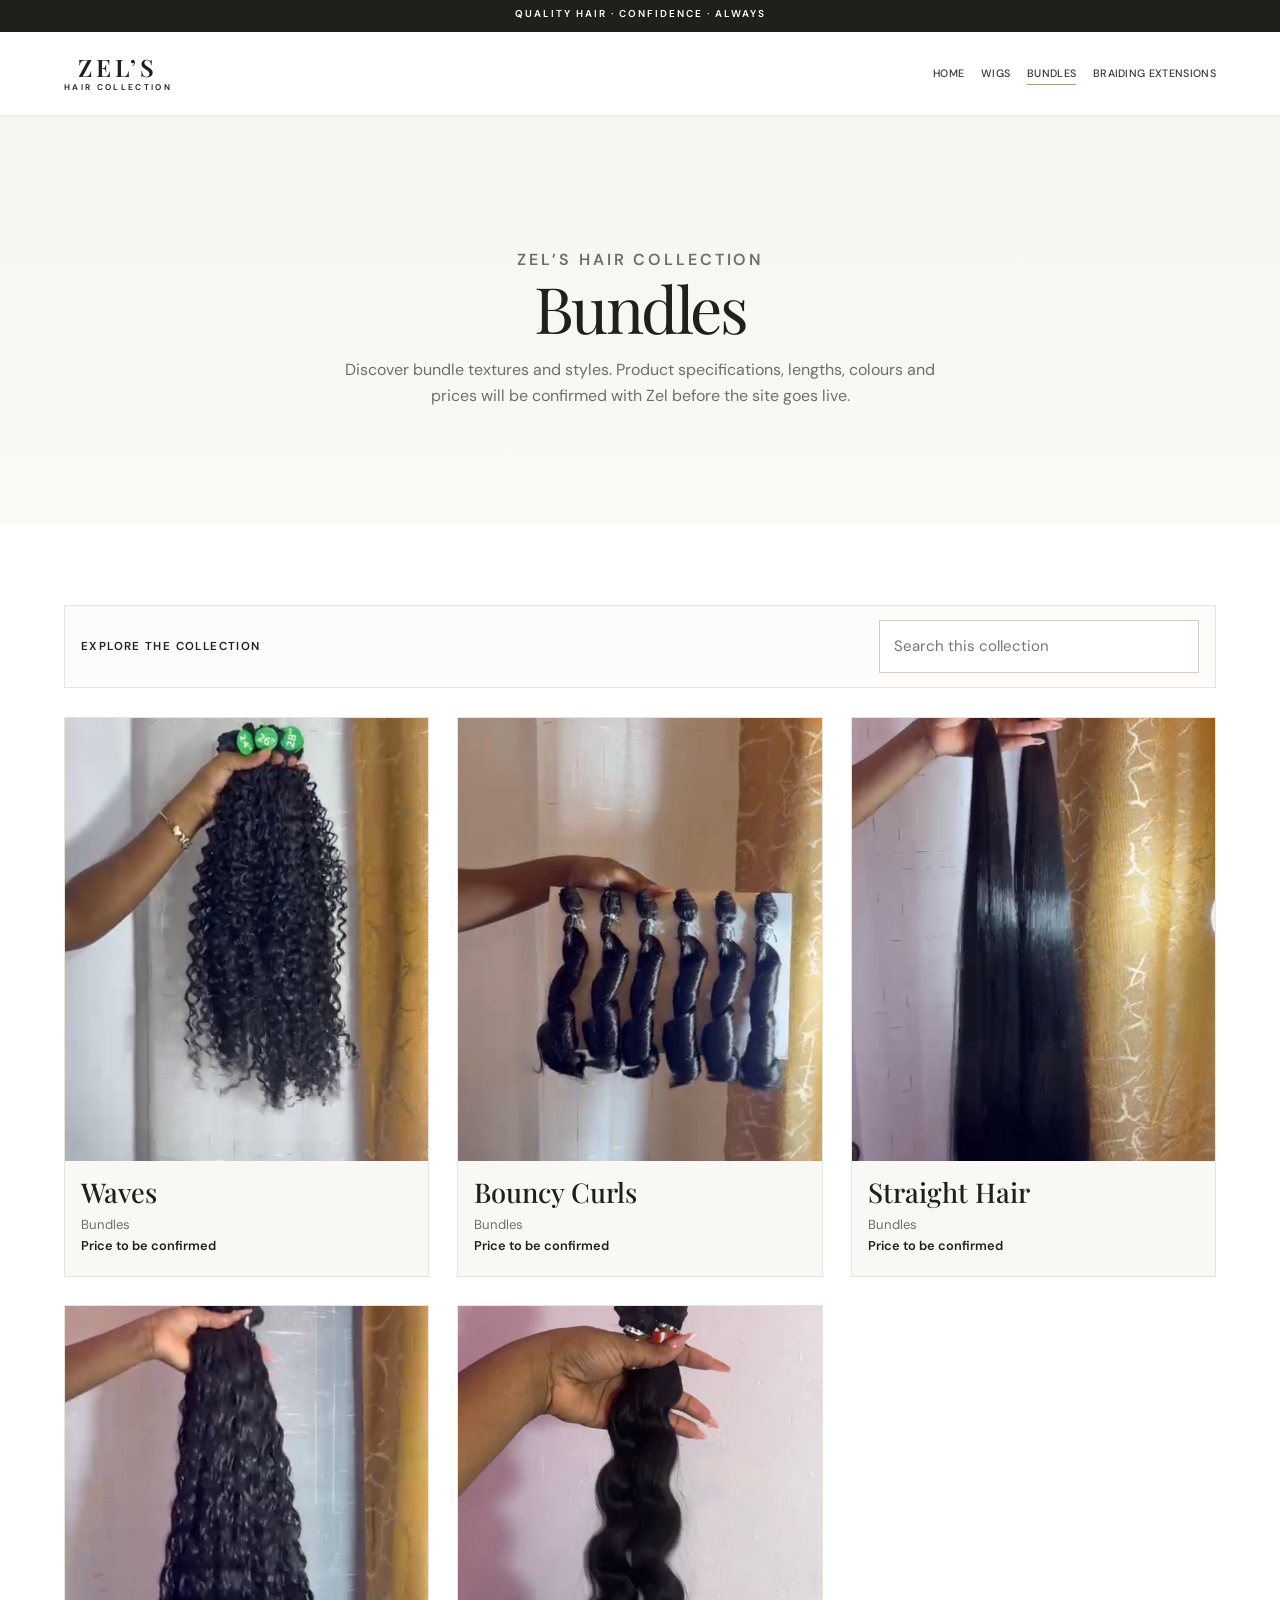
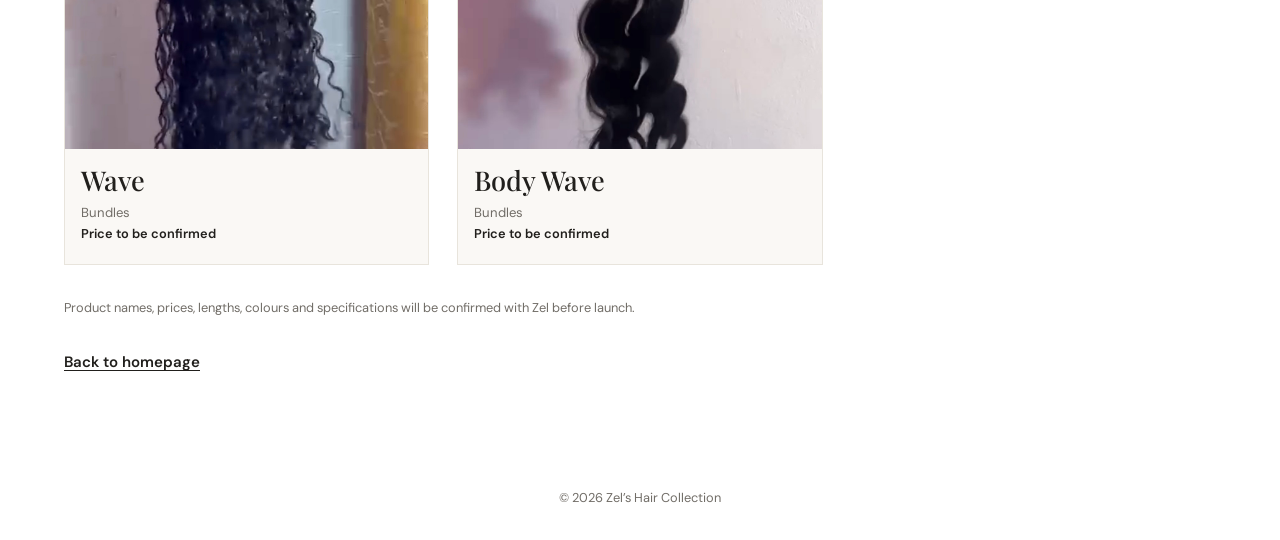
<file: bundles.html>
<!DOCTYPE html>
<html lang="en">
<head>
  <meta charset="UTF-8">
  <meta name="viewport" content="width=device-width, initial-scale=1.0">
  <meta name="description" content="Shop bundles from Zel's Hair Collection.">
  <title>Bundles | Zel's Hair Collection</title>

  <link rel="preconnect" href="https://fonts.googleapis.com">
  <link rel="preconnect" href="https://fonts.gstatic.com" crossorigin>
  <link href="https://fonts.googleapis.com/css2?family=DM+Sans:wght@400;500;600;700&family=Playfair+Display:wght@400;500;600;700&display=swap" rel="stylesheet">

  <style>
    :root {
      --ink: #211f1c;
      --muted: #716d67;
      --paper: #fff;
      --ivory: #f7f5f0;
      --champagne: #b49a72;
      --line: #e8e4dc;
      --serif: "Playfair Display", Georgia, serif;
      --sans: "DM Sans", Arial, sans-serif;
      --page-gutter: clamp(1.25rem, 5vw, 5.5rem);
      --content-width: 86rem;
    }

    * { box-sizing: border-box; }

    html { scroll-behavior: smooth; }

    body {
      margin: 0;
      background: var(--paper);
      color: var(--ink);
      font-family: var(--sans);
      font-size: 0.94rem;
      line-height: 1.65;
    }

    a {
      color: inherit;
      text-decoration: none;
    }

    img {
      display: block;
      max-width: 100%;
      height: auto;
    }

    button, input {
      font: inherit;
    }

    .announcement-bar {
      min-height: 2rem;
      padding: 0.35rem 1rem;
      background: var(--ink);
      color: white;
      text-align: center;
      font-size: 0.625rem;
      font-weight: 600;
      letter-spacing: 0.2em;
      text-transform: uppercase;
    }

    .header {
      position: sticky;
      top: 0;
      z-index: 20;
      display: flex;
      align-items: center;
      justify-content: space-between;
      gap: 1rem;
      min-height: 5.25rem;
      padding: 0 var(--page-gutter);
      border-bottom: 1px solid rgb(33 31 28 / 7%);
      background: rgba(255,255,255,0.96);
      backdrop-filter: blur(6px);
    }

    .brand {
      display: inline-flex;
      width: max-content;
      flex-direction: column;
      align-items: center;
      justify-content: center;
      line-height: 1;
      text-align: center;
    }

    .brand-name {
      font-family: var(--serif);
      font-size: 1.5rem;
      font-weight: 600;
      letter-spacing: 0.16em;
    }

    .brand-subtitle {
      margin-top: 0.35rem;
      font-size: 0.52rem;
      font-weight: 600;
      letter-spacing: 0.28em;
    }

    .nav {
      display: flex;
      align-items: center;
      justify-content: center;
      gap: clamp(0.7rem, 1.3vw, 1.35rem);
      flex-wrap: wrap;
    }

    .nav a {
      position: relative;
      color: #393631;
      font-size: 0.67rem;
      font-weight: 500;
      letter-spacing: 0.03em;
      text-transform: uppercase;
    }

    .nav a::after {
      content: "";
      position: absolute;
      left: 0;
      right: 0;
      bottom: -0.15rem;
      height: 1px;
      background: var(--champagne);
      transform: scaleX(0);
      transform-origin: left;
      transition: transform 180ms ease;
    }

    .nav a:hover::after,
    .nav a[aria-current="page"]::after {
      transform: scaleX(1);
    }

    .intro {
      padding: clamp(4rem, 9vw, 8rem) var(--page-gutter);
      background: linear-gradient(180deg, #f7f5f0 0%, #faf9f6 100%);
      text-align: center;
    }

    .eyebrow {
      margin: 0 0 0.9rem;
      color: #927d5e;
      font-size: 0.66rem;
      font-weight: 600;
      letter-spacing: 0.18em;
      text-transform: uppercase;
    }

    h1 {
      margin: 0;
      font-family: var(--serif);
      font-size: clamp(2.75rem, 5vw, 5rem);
      font-weight: 400;
      letter-spacing: -0.04em;
      line-height: 1.05;
    }

    .intro p {
      max-width: 38rem;
      margin: 1rem auto 0;
      color: var(--muted);
      font-size: 1rem;
    }

    .content {
      width: min(100% - 2 * var(--page-gutter), var(--content-width));
      margin: 0 auto;
      padding: clamp(3rem, 7vw, 5rem) 0 5.5rem;
    }

    .toolbar {
      display: flex;
      justify-content: space-between;
      align-items: center;
      gap: 1rem;
      margin-bottom: 1.8rem;
      padding: 0.9rem 1rem;
      border: 1px solid var(--line);
      background: #fdfcfb;
    }

    .toolbar span {
      color: var(--ink);
      font-size: 0.72rem;
      font-weight: 600;
      letter-spacing: 0.12em;
      text-transform: uppercase;
    }

    .toolbar input {
      width: min(20rem, 100%);
      min-height: 2.7rem;
      padding: 0.8rem 0.9rem;
      border: 1px solid #d5cec4;
      background: white;
      color: var(--ink);
    }

    .product-grid {
      display: grid;
      grid-template-columns: repeat(3, minmax(0, 1fr));
      gap: clamp(1.1rem, 2.2vw, 1.75rem);
    }

    .card {
      background: #faf8f5;
      border: 1px solid var(--line);
      transition: transform 180ms ease, box-shadow 180ms ease;
    }

    .card:hover {
      transform: translateY(-2px);
      box-shadow: 0 12px 28px rgb(20 17 14 / 8%);
    }

    .card a {
      display: block;
    }

    .card img {
      width: 100%;
      aspect-ratio: 0.82;
      object-fit: cover;
      background: #efeae2;
    }

    .card h2 {
      margin: 0;
      padding: 1rem 1rem 0;
      font-family: var(--serif);
      font-size: 1.7rem;
      font-weight: 500;
      line-height: 1.15;
    }

    .card p {
      margin: 0.35rem 0 0;
      padding: 0 1rem;
      color: var(--muted);
      font-size: 0.82rem;
    }

    .price {
      display: block;
      padding: 0 1rem 1.2rem;
      color: var(--ink);
      font-size: 0.8rem;
      font-weight: 600;
    }

    .note {
      margin-top: 2rem;
      color: var(--muted);
      font-size: 0.8rem;
    }

    .back-link {
      display: inline-block;
      margin-top: 1.25rem;
      color: var(--ink);
      font-weight: 600;
      text-decoration: underline;
      text-underline-offset: 0.2rem;
    }

    .footer {
      padding: 1.5rem 0 2rem;
      text-align: center;
      color: var(--muted);
      font-size: 0.8rem;
    }

    @media (max-width: 900px) {
      .product-grid {
        grid-template-columns: repeat(2, minmax(0, 1fr));
      }
    }

    @media (max-width: 680px) {
      .header {
        padding: 0 1rem;
      }

      .nav {
        justify-content: flex-start;
        overflow-x: auto;
        white-space: nowrap;
      }

      .toolbar {
        flex-direction: column;
        align-items: stretch;
      }

      .toolbar input {
        width: 100%;
      }

      .product-grid {
        grid-template-columns: 1fr;
      }
    }
  </style>
</head>
<body>
  <div class="announcement-bar">QUALITY HAIR · CONFIDENCE · ALWAYS</div>

  <header class="header">
    <a class="brand" href="index.html">
      <span class="brand-name">ZEL’S</span>
      <span class="brand-subtitle">HAIR COLLECTION</span>
    </a>

    <nav class="nav" aria-label="Main navigation">
      <a href="index.html">Home</a>
      <a href="wigs.html">Wigs</a>
      <a href="bundles.html" aria-current="page">Bundles</a>
      <a href="braiding-extensions.html">Braiding Extensions</a>
    </nav>
  </header>

  <section class="intro">
    <p class="eyebrow">ZEL’S HAIR COLLECTION</p>
    <h1>Bundles</h1>
    <p>Discover bundle textures and styles. Product specifications, lengths, colours and prices will be confirmed with Zel before the site goes live.</p>
  </section>

  <main class="content">
    <div class="toolbar">
      <span>Explore the collection</span>
      <input type="search" id="productSearch" placeholder="Search this collection" aria-label="Search products">
    </div>

    <div class="product-grid" id="productGrid">
      <article class="card">
        <a href="index.html">
          <img src="IMG_4563.jpeg" alt="Waves">
        </a>
        <h2>Waves</h2>
        <p>Bundles</p>
        <span class="price">Price to be confirmed</span>
      </article>

      <article class="card">
        <a href="index.html">
          <img src="IMG_4567.jpeg" alt="Bouncy Curls">
        </a>
        <h2>Bouncy Curls</h2>
        <p>Bundles</p>
        <span class="price">Price to be confirmed</span>
      </article>

      <article class="card">
        <a href="index.html">
          <img src="IMG_4570.jpeg" alt="Straight Hair">
        </a>
        <h2>Straight Hair</h2>
        <p>Bundles</p>
        <span class="price">Price to be confirmed</span>
      </article>

      <article class="card">
        <a href="index.html">
          <img src="IMG_4571.jpeg" alt="Wave">
        </a>
        <h2>Wave</h2>
        <p>Bundles</p>
        <span class="price">Price to be confirmed</span>
      </article>

      <article class="card">
        <a href="index.html">
          <img src="IMG_4572.jpeg" alt="Body Wave">
        </a>
        <h2>Body Wave</h2>
        <p>Bundles</p>
        <span class="price">Price to be confirmed</span>
      </article>
    </div>

    <p class="note">
      Product names, prices, lengths, colours and specifications will be confirmed with Zel before launch.
    </p>

    <a class="back-link" href="index.html">Back to homepage</a>
  </main>

  <footer class="footer">
    © 2026 Zel’s Hair Collection
  </footer>

  <script>
    const searchInput = document.getElementById("productSearch");
    const cards = Array.from(document.querySelectorAll(".card"));

    searchInput.addEventListener("input", (event) => {
      const query = event.target.value.trim().toLowerCase();
      cards.forEach((card) => {
        const text = card.textContent.toLowerCase();
        card.style.display = text.includes(query) ? "block" : "none";
      });
    });
  </script>
</body>
</html>
</file>
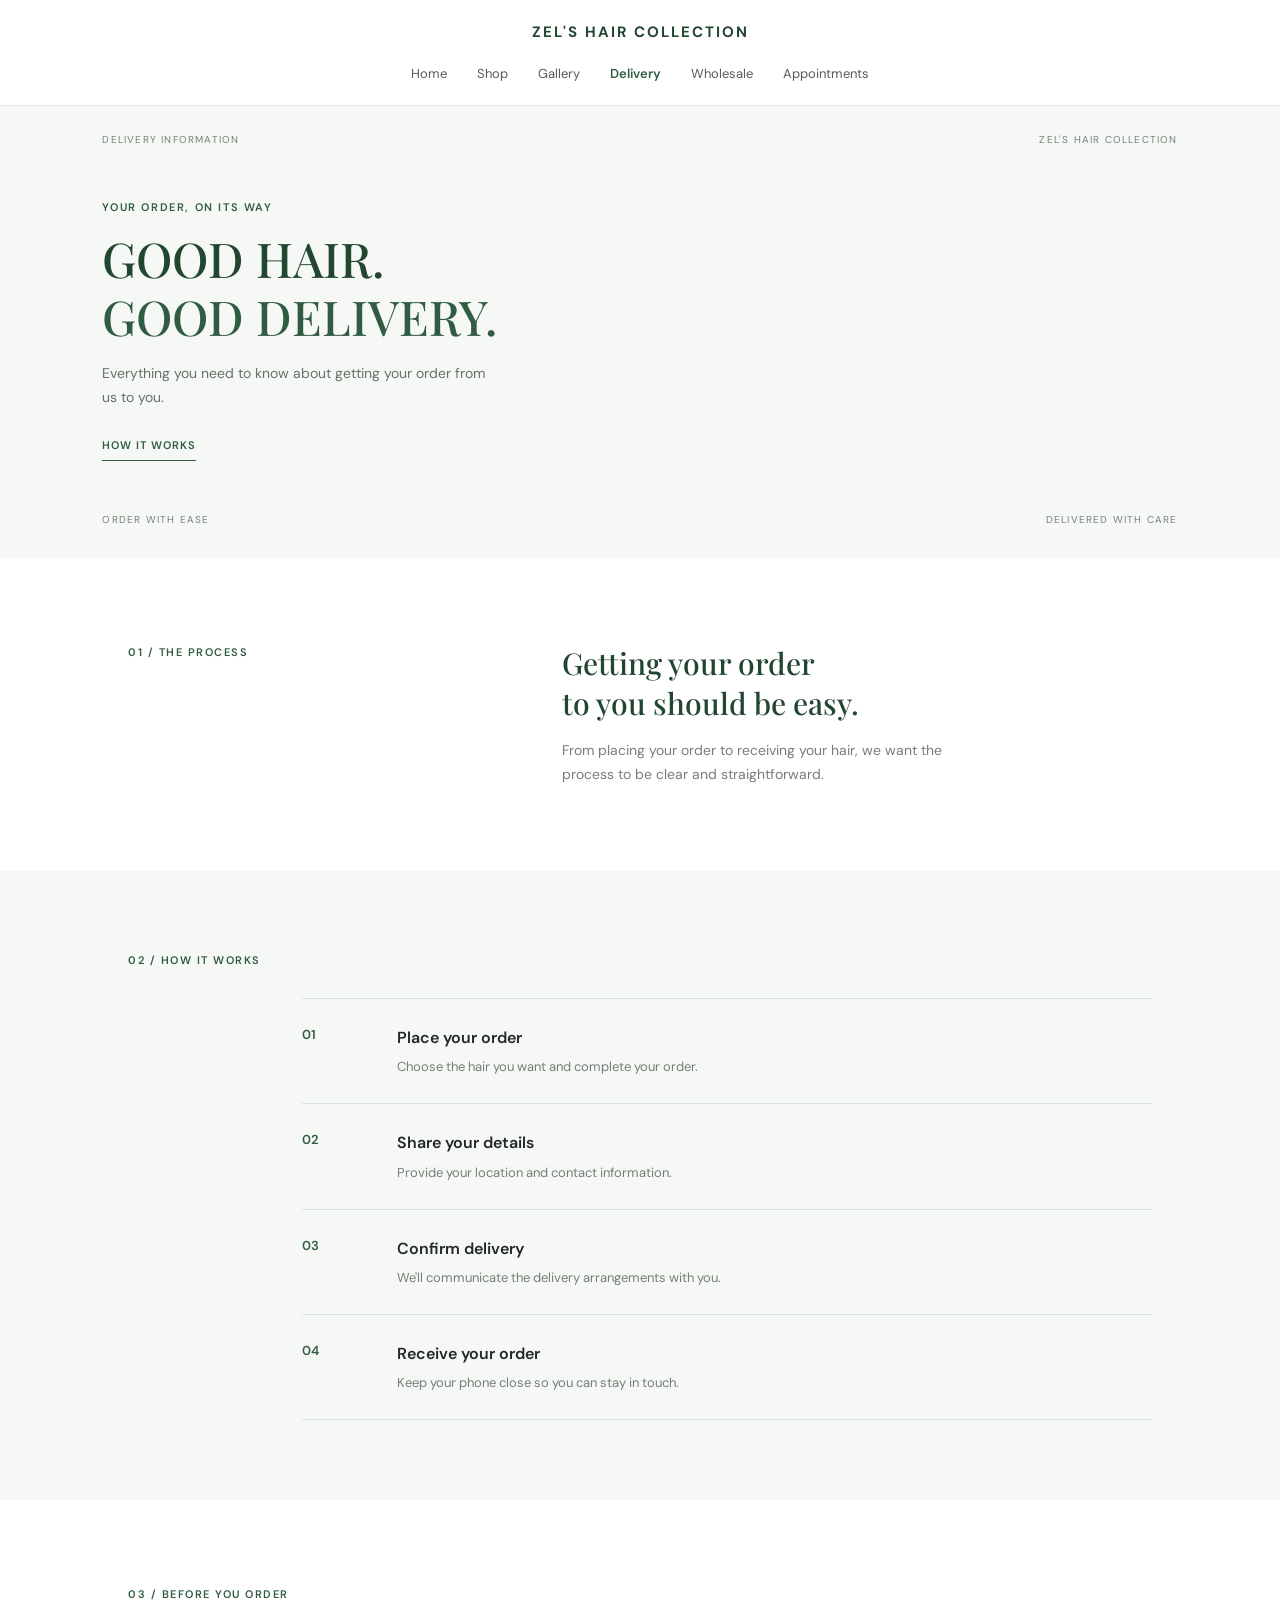
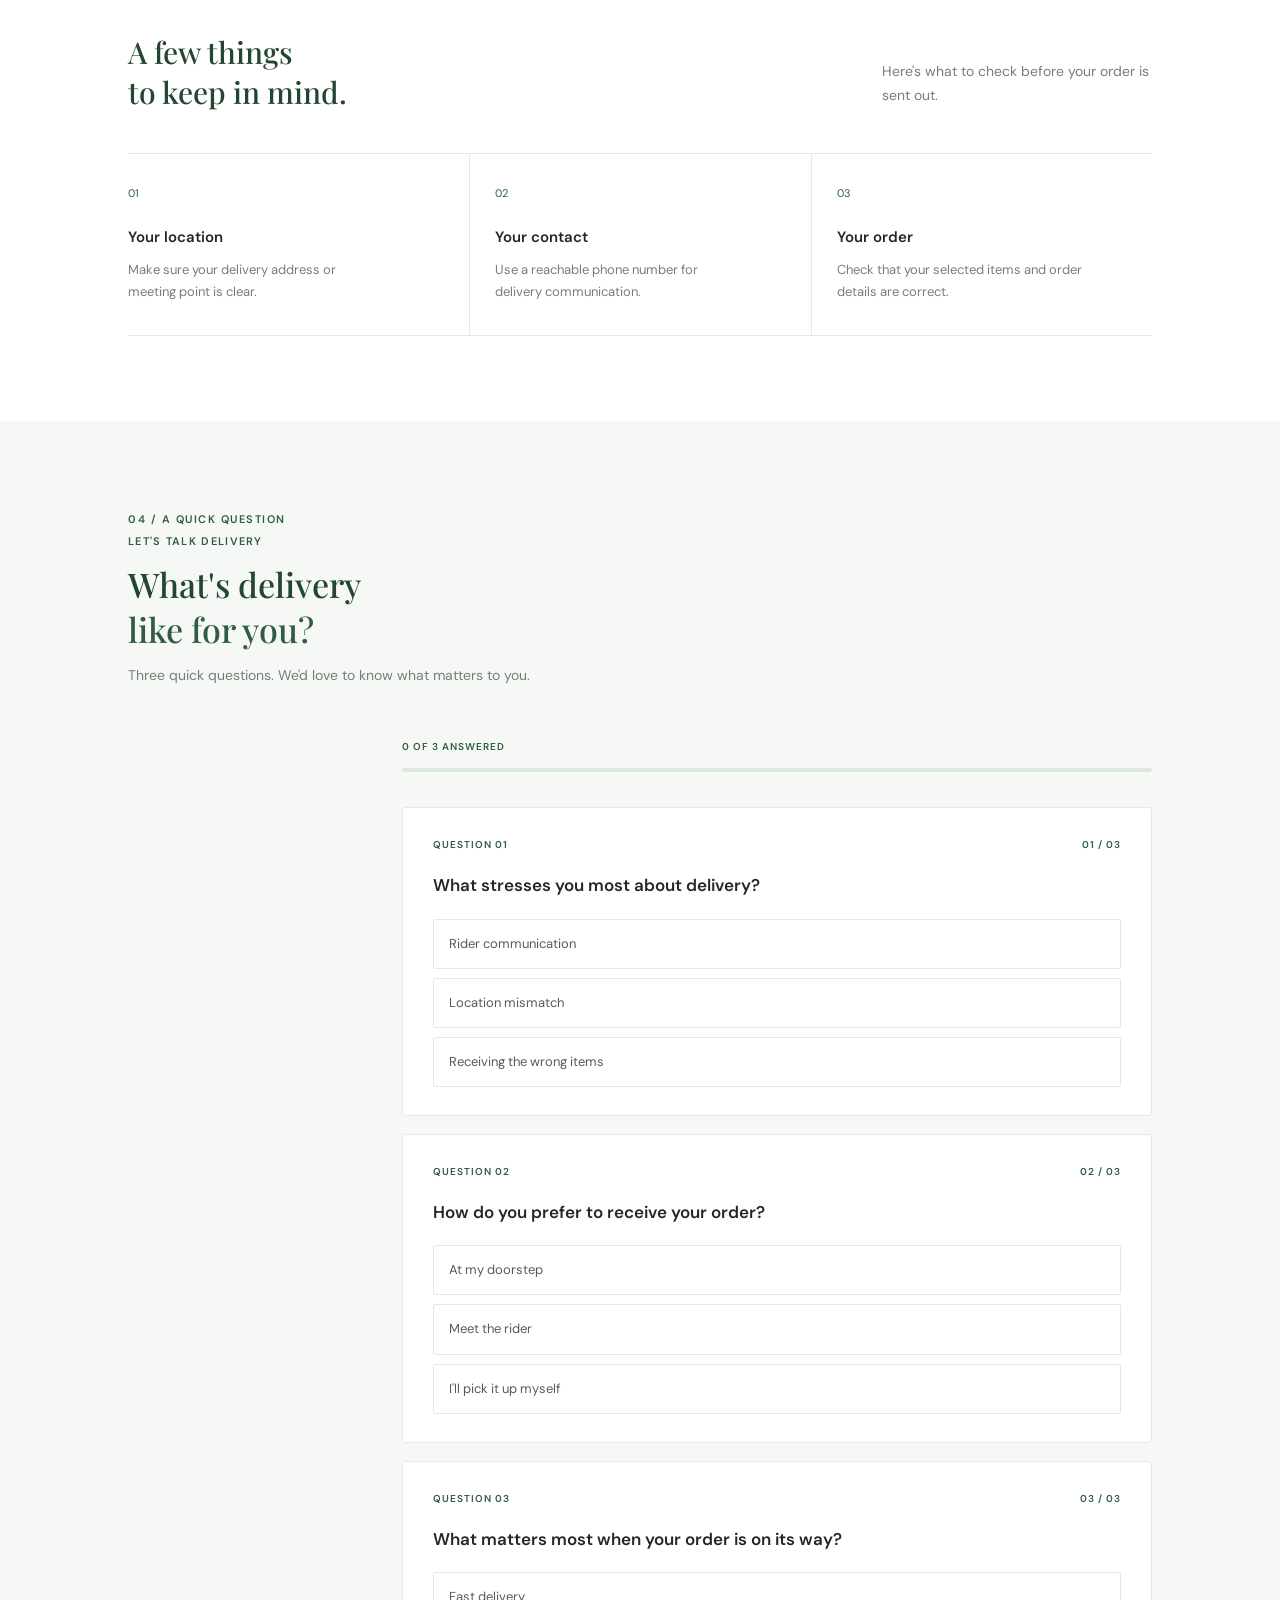
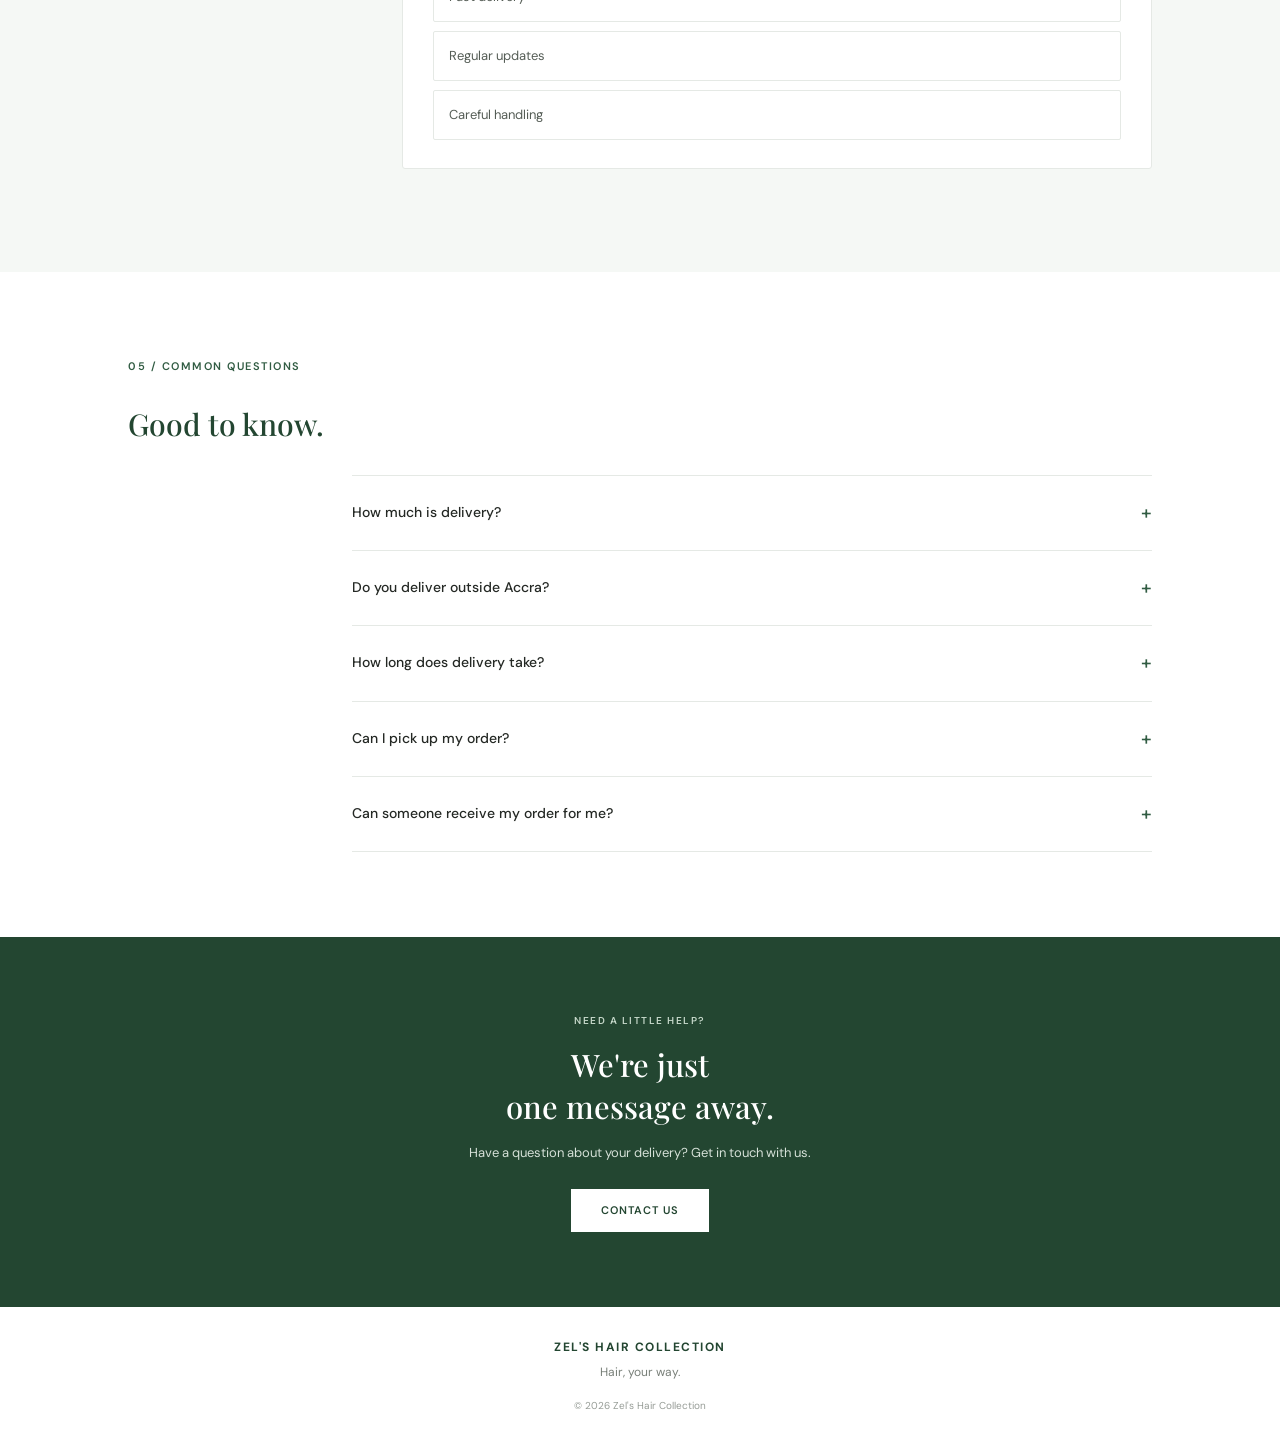
<file: contact-delivery.html>
<!DOCTYPE html>
<html lang="en">
<head>
  <meta charset="UTF-8">
  <meta name="viewport" content="width=device-width, initial-scale=1.0">
  <title>Delivery | Zel's Hair Collection</title>

  <link rel="preconnect" href="https://fonts.googleapis.com">
  <link rel="preconnect" href="https://fonts.gstatic.com" crossorigin>
  <link href="https://fonts.googleapis.com/css2?family=DM+Sans:wght@400;500;600;700&family=Playfair+Display:wght@400;500;600&display=swap" rel="stylesheet">

  <link rel="stylesheet" href="contact-delivery.css">
</head>

<body>

  <!-- HEADER -->
  <header class="site-header">
    <a href="index.html" class="brand">ZEL'S HAIR COLLECTION</a>

    <button class="menu-toggle" id="menuToggle"
      aria-label="Open menu" aria-expanded="false">
      <span></span>
      <span></span>
    </button>

    <nav class="main-nav" id="mainNav">
      <a href="index.html">Home</a>
      <a href="shop.html">Shop</a>
      <a href="gallery.html">Gallery</a>
      <a href="delivery.html" class="active">Delivery</a>
      <a href="wholesale.html">Wholesale</a>
      <a href="appointments.html">Appointments</a>
    </nav>
  </header>


  <main>

    <!-- HERO -->
    <section class="delivery-hero">
      <div class="hero-topline">
        <span>DELIVERY INFORMATION</span>
        <span>ZEL'S HAIR COLLECTION</span>
      </div>

      <div class="hero-content">
        <p class="eyebrow">YOUR ORDER, ON ITS WAY</p>

        <h1>
          GOOD HAIR.<br>
          <span>GOOD DELIVERY.</span>
        </h1>

        <p class="hero-description">
          Everything you need to know about getting your order from us to you.
        </p>

        <a href="#how-it-works" class="text-link">HOW IT WORKS</a>
      </div>

      <div class="hero-bottom">
        <span>ORDER WITH EASE</span>
        <span>DELIVERED WITH CARE</span>
      </div>
    </section>


    <!-- INTRODUCTION -->
    <section class="delivery-intro">
      <div class="section-label">01 / THE PROCESS</div>

      <div class="intro-content">
        <h2>Getting your order<br>to you should be easy.</h2>

        <p>
          From placing your order to receiving your hair, we want the process
          to be clear and straightforward.
        </p>
      </div>
    </section>


    <!-- HOW IT WORKS -->
    <section class="how-it-works" id="how-it-works">
      <div class="section-label">02 / HOW IT WORKS</div>

      <div class="steps-list">

        <article class="delivery-step">
          <span class="step-number">01</span>
          <div>
            <h3>Place your order</h3>
            <p>Choose the hair you want and complete your order.</p>
          </div>
        </article>

        <article class="delivery-step">
          <span class="step-number">02</span>
          <div>
            <h3>Share your details</h3>
            <p>Provide your location and contact information.</p>
          </div>
        </article>

        <article class="delivery-step">
          <span class="step-number">03</span>
          <div>
            <h3>Confirm delivery</h3>
            <p>We'll communicate the delivery arrangements with you.</p>
          </div>
        </article>

        <article class="delivery-step">
          <span class="step-number">04</span>
          <div>
            <h3>Receive your order</h3>
            <p>Keep your phone close so you can stay in touch.</p>
          </div>
        </article>

      </div>
    </section>


    <!-- DELIVERY DETAILS -->
    <section class="delivery-details">
      <div class="section-label">03 / BEFORE YOU ORDER</div>

      <div class="details-heading">
        <h2>A few things<br>to keep in mind.</h2>
        <p>Here's what to check before your order is sent out.</p>
      </div>

      <div class="details-grid">
        <article class="detail-card">
          <span>01</span>
          <h3>Your location</h3>
          <p>Make sure your delivery address or meeting point is clear.</p>
        </article>

        <article class="detail-card">
          <span>02</span>
          <h3>Your contact</h3>
          <p>Use a reachable phone number for delivery communication.</p>
        </article>

        <article class="detail-card">
          <span>03</span>
          <h3>Your order</h3>
          <p>Check that your selected items and order details are correct.</p>
        </article>
      </div>
    </section>


    <!-- DELIVERY QUESTIONS GAME -->
    <section class="delivery-game" id="delivery-game">

      <div class="game-heading">
        <span class="section-label">04 / A QUICK QUESTION</span>

        <p class="game-kicker">LET'S TALK DELIVERY</p>

        <h2>What's delivery<br><span>like for you?</span></h2>

        <p class="game-description">
          Three quick questions. We'd love to know what matters to you.
        </p>
      </div>

      <div class="game-progress">
        <span id="progressText">0 OF 3 ANSWERED</span>
        <div class="progress-track">
          <div class="progress-fill" id="progressFill"></div>
        </div>
      </div>

      <div class="game-questions">

        <article class="game-question" data-question="1">
          <div class="question-top">
            <span>QUESTION 01</span>
            <span>01 / 03</span>
          </div>

          <h3>What stresses you most about delivery?</h3>

          <div class="answer-options">
            <button class="answer-option" data-answer="Rider communication">
              Rider communication
            </button>
            <button class="answer-option" data-answer="Location mismatch">
              Location mismatch
            </button>
            <button class="answer-option" data-answer="Receiving the wrong items">
              Receiving the wrong items
            </button>
          </div>
        </article>


        <article class="game-question" data-question="2">
          <div class="question-top">
            <span>QUESTION 02</span>
            <span>02 / 03</span>
          </div>

          <h3>How do you prefer to receive your order?</h3>

          <div class="answer-options">
            <button class="answer-option" data-answer="Doorstep delivery">
              At my doorstep
            </button>
            <button class="answer-option" data-answer="Meet the rider">
              Meet the rider
            </button>
            <button class="answer-option" data-answer="Pickup">
              I'll pick it up myself
            </button>
          </div>
        </article>


        <article class="game-question" data-question="3">
          <div class="question-top">
            <span>QUESTION 03</span>
            <span>03 / 03</span>
          </div>

          <h3>What matters most when your order is on its way?</h3>

          <div class="answer-options">
            <button class="answer-option" data-answer="Fast delivery">
              Fast delivery
            </button>
            <button class="answer-option" data-answer="Regular updates">
              Regular updates
            </button>
            <button class="answer-option" data-answer="Careful handling">
              Careful handling
            </button>
          </div>
        </article>

      </div>

      <div class="game-complete" id="gameComplete" hidden>
        <p class="complete-kicker">THAT'S EVERYTHING</p>
        <h3>Thanks for sharing.</h3>
        <p>Your answers help us understand what matters to you.</p>
      </div>

    </section>


    <!-- FAQ -->
    <section class="delivery-faq">
      <div class="section-label">05 / COMMON QUESTIONS</div>

      <div class="faq-heading">
        <h2>Good to know.</h2>
      </div>

      <div class="faq-list">

        <article class="faq-item">
          <button class="faq-question" aria-expanded="false">
            <span>How much is delivery?</span>
            <span class="faq-symbol">+</span>
          </button>
          <div class="faq-answer" hidden>
            Delivery fees can be confirmed based on your location. Please
            contact us for the details.
          </div>
        </article>

        <article class="faq-item">
          <button class="faq-question" aria-expanded="false">
            <span>Do you deliver outside Accra?</span>
            <span class="faq-symbol">+</span>
          </button>
          <div class="faq-answer" hidden>
            Contact us with your location so we can confirm the available
            delivery arrangements.
          </div>
        </article>

        <article class="faq-item">
          <button class="faq-question" aria-expanded="false">
            <span>How long does delivery take?</span>
            <span class="faq-symbol">+</span>
          </button>
          <div class="faq-answer" hidden>
            Delivery timing depends on your location. Please confirm the
            expected timing when placing your order.
          </div>
        </article>

        <article class="faq-item">
          <button class="faq-question" aria-expanded="false">
            <span>Can I pick up my order?</span>
            <span class="faq-symbol">+</span>
          </button>
          <div class="faq-answer" hidden>
            Please contact us to confirm whether collection is available.
          </div>
        </article>

        <article class="faq-item">
          <button class="faq-question" aria-expanded="false">
            <span>Can someone receive my order for me?</span>
            <span class="faq-symbol">+</span>
          </button>
          <div class="faq-answer" hidden>
            Yes, you can arrange for someone to receive your order. Make sure
            they have the necessary delivery details.
          </div>
        </article>

      </div>
    </section>


    <!-- CONTACT -->
    <section class="delivery-contact">
      <p class="contact-kicker">NEED A LITTLE HELP?</p>

      <h2>We're just<br>one message away.</h2>

      <p>Have a question about your delivery? Get in touch with us.</p>

      <a href="https://wa.me/233536115258"
         target="_blank" rel="noopener noreferrer"
         class="contact-button">
        CONTACT US
      </a>
    </section>

  </main>


  <!-- FOOTER -->
  <footer class="site-footer">
    <a href="index.html" class="footer-brand">ZEL'S HAIR COLLECTION</a>
    <p>Hair, your way.</p>
    <span>© <span id="currentYear"></span> Zel's Hair Collection</span>
  </footer>


  <script src="contact-delivery.js"></script>

</body>
</html>
</file>
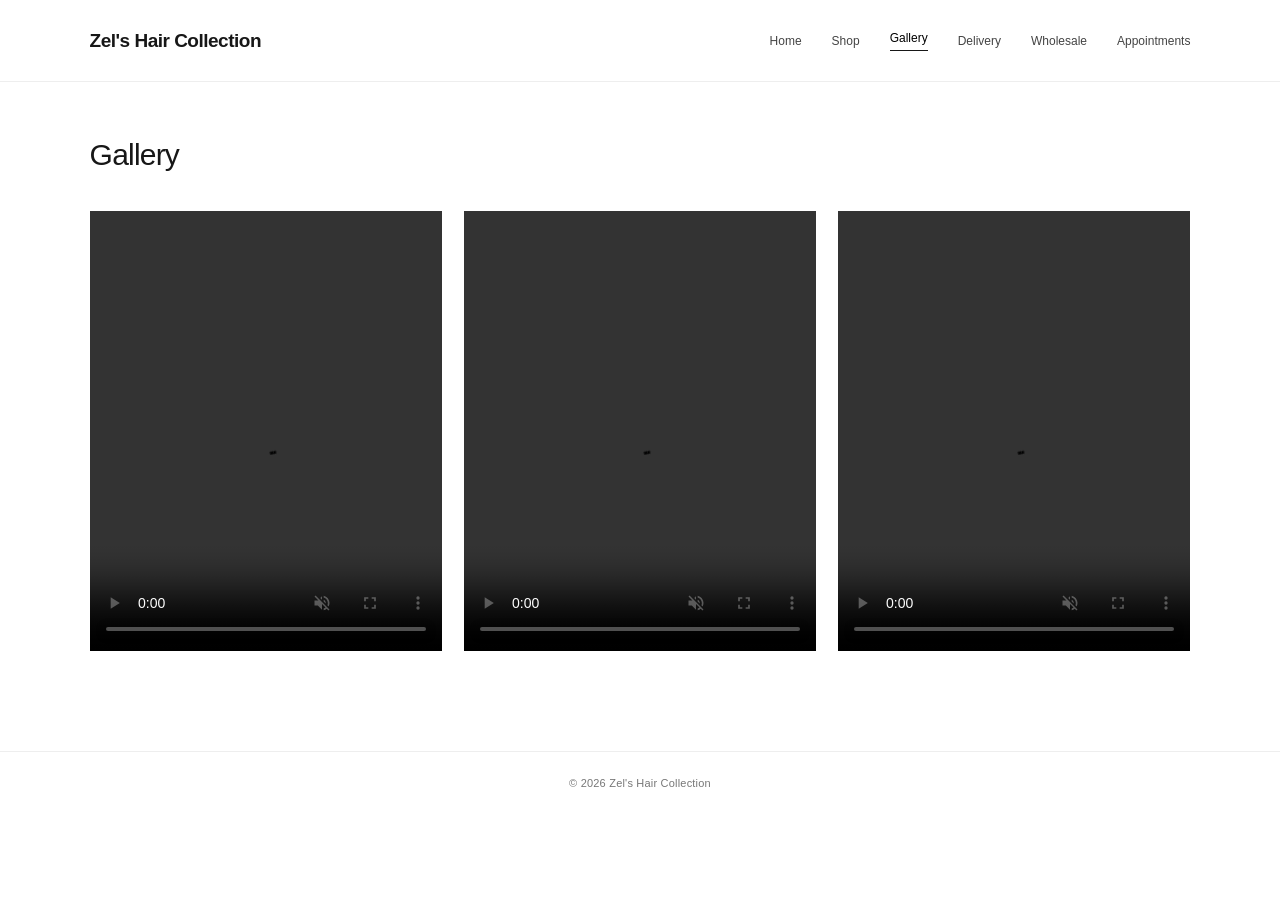
<file: gallery.html>
<!DOCTYPE html>
<html lang="en">
<head>
    <meta charset="UTF-8">
    <meta name="viewport" content="width=device-width, initial-scale=1.0">

    <meta name="theme-color" content="#ffffff">
    <meta name="description" content="A look at Zel's Hair Collection.">

    <title>Gallery | Zel's Hair Collection</title>

    <link rel="stylesheet" href="gallery.css">
</head>

<body>

    <!-- HEADER -->

    <header class="site-header">

        <a href="index.html" class="logo">
            Zel's Hair Collection
        </a>

        <button
            class="menu-toggle"
            id="menuToggle"
            aria-label="Open menu"
            aria-expanded="false"
        >
            <span></span>
            <span></span>
        </button>

        <nav class="main-nav" id="mainNav">
            <a href="index.html">Home</a>
            <a href="shop.html">Shop</a>
            <a href="gallery.html" class="active">Gallery</a>
            <a href="contact-delivery.html">Delivery</a>
            <a href="wholesale.html">Wholesale</a>
            <a href="appointments.html">Appointments</a>
        </nav>

    </header>


    <!-- GALLERY -->

    <main class="gallery-page">

        <section class="gallery-heading">
            <h1>Gallery</h1>
        </section>


        <section class="gallery-grid">

            <div class="gallery-video">
                <video
                    autoplay
                    muted
                    loop
                    playsinline
                    controls
                    preload="metadata"
                >
                    <source
                        src="89947edc-99c5-4650-9aa6-1e24f6a832fc.mp4"
                        type="video/mp4"
                    >
                    Your browser does not support this video.
                </video>
            </div>


            <div class="gallery-video">
                <video
                    autoplay
                    muted
                    loop
                    playsinline
                    controls
                    preload="metadata"
                >
                    <source
                        src="9b957cc9-a134-43f4-8f9c-b58f77b37d0b.mp4"
                        type="video/mp4"
                    >
                    Your browser does not support this video.
                </video>
            </div>


            <div class="gallery-video">
                <video
                    autoplay
                    muted
                    loop
                    playsinline
                    controls
                    preload="metadata"
                >
                    <source
                        src="9fad27f1-c581-46f1-966a-876191d3897d.mp4"
                        type="video/mp4"
                    >
                    Your browser does not support this video.
                </video>
            </div>

        </section>

    </main>


    <!-- FOOTER -->

    <footer class="site-footer">
        <p>© <span id="currentYear"></span> Zel's Hair Collection</p>
    </footer>


    <script src="gallery.js"></script>

</body>
</html>
</file>
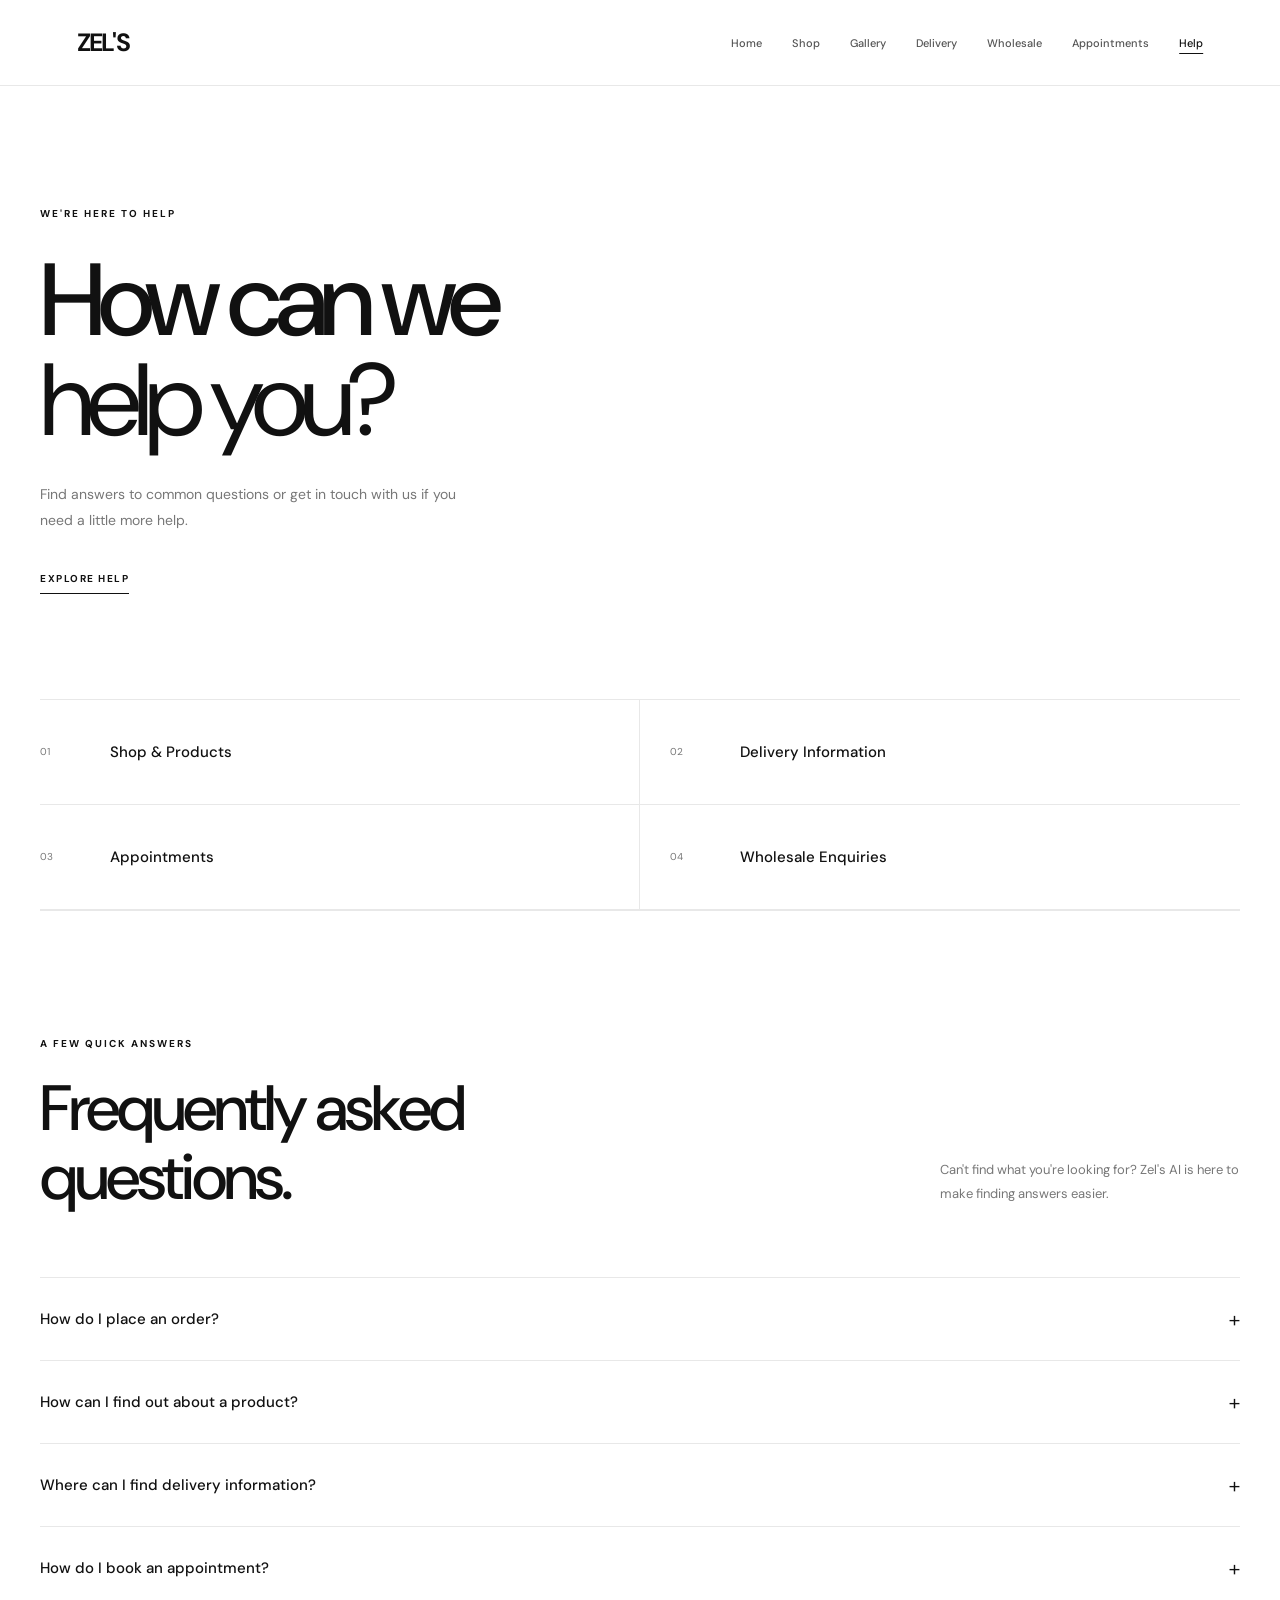
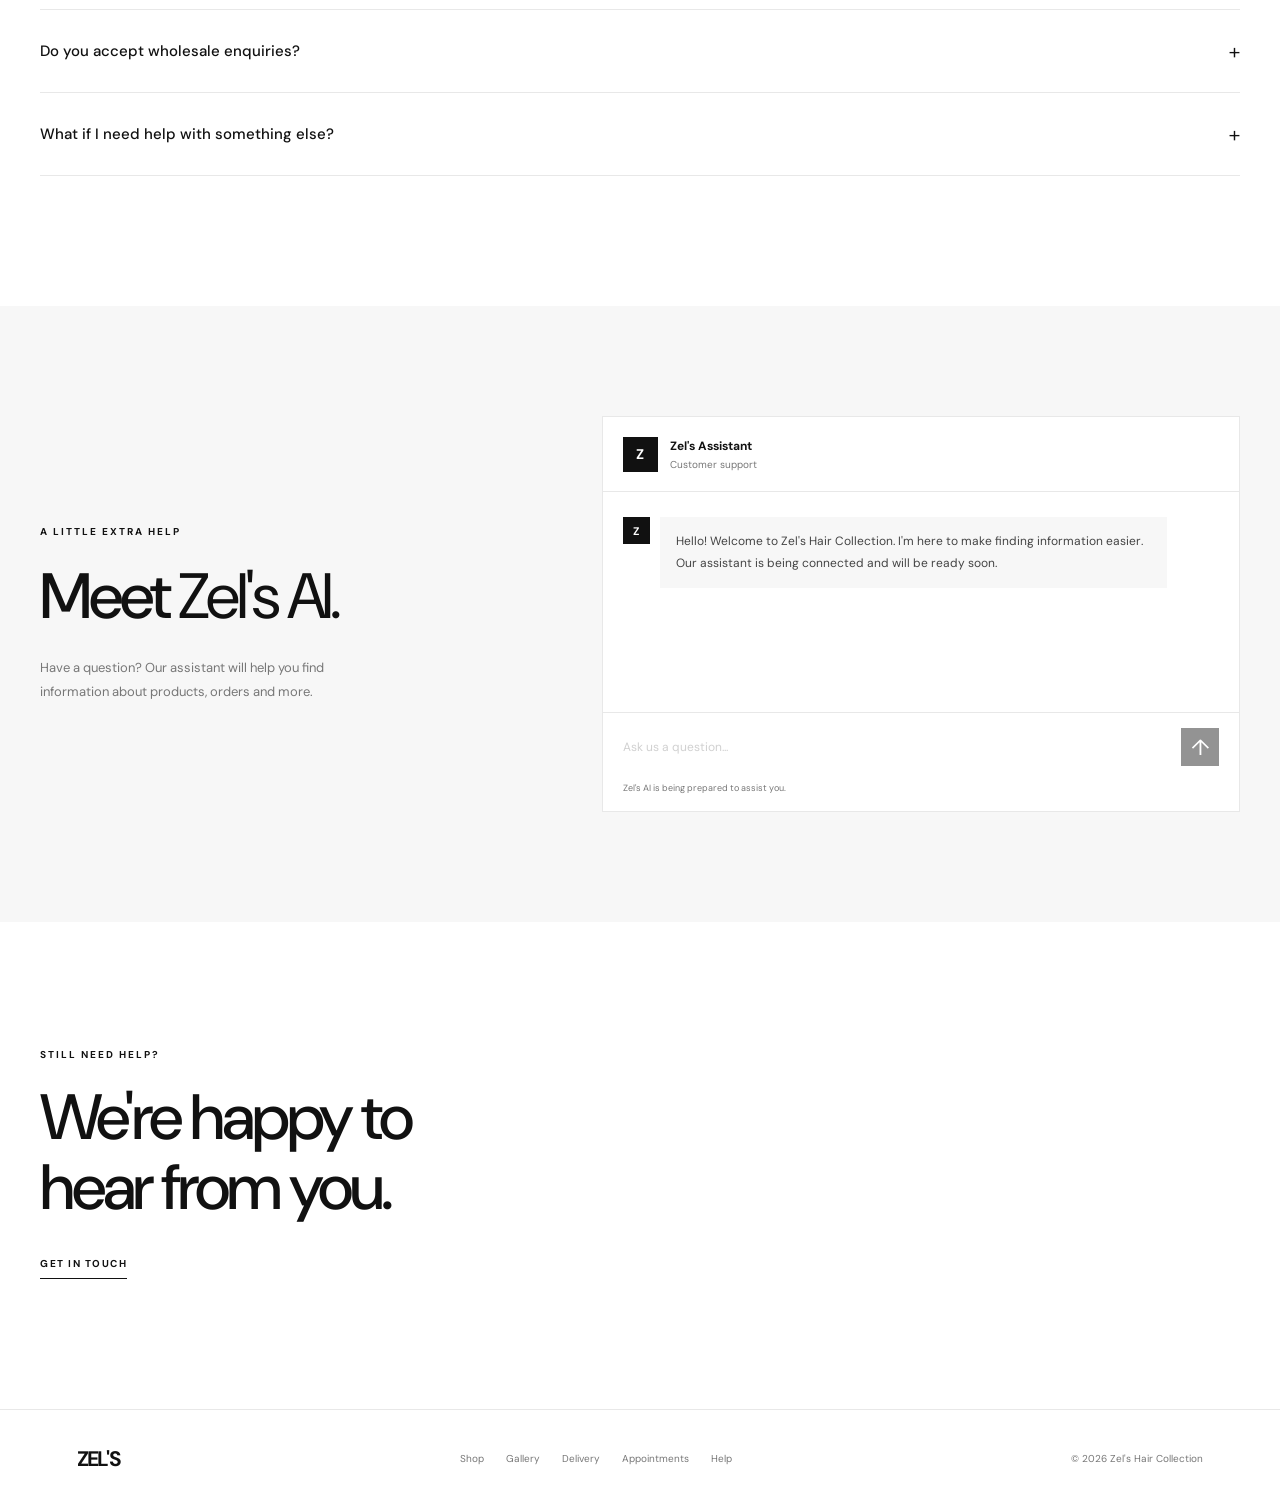
<file: help.html>
<!DOCTYPE html>
<html lang="en">
<head>
  <meta charset="UTF-8">
  <meta name="viewport" content="width=device-width, initial-scale=1.0">
  <meta name="theme-color" content="#ffffff">
  <meta name="description" content="Get help with orders, products, appointments and delivery at Zel's Hair Collection.">

  <title>Help | Zel's Hair Collection</title>

  <link rel="preconnect" href="https://fonts.googleapis.com">
  <link rel="preconnect" href="https://fonts.gstatic.com" crossorigin>
  <link href="https://fonts.googleapis.com/css2?family=DM+Sans:wght@400;500;600;700&display=swap" rel="stylesheet">

  <link rel="stylesheet" href="help.css">
</head>

<body>

  <!-- HEADER -->
  <header class="site-header">
    <a href="index.html" class="wordmark">ZEL'S</a>

    <button class="menu-toggle" id="menuToggle" aria-label="Open menu" aria-expanded="false">
      <span></span>
      <span></span>
    </button>

    <nav class="main-nav" id="mainNav">
      <a href="index.html">Home</a>
      <a href="shop.html">Shop</a>
      <a href="gallery.html">Gallery</a>
      <a href="contact-delivery.html">Delivery</a>
      <a href="wholesale.html">Wholesale</a>
      <a href="appointments.html">Appointments</a>
      <a href="help.html" class="active">Help</a>
    </nav>
  </header>


  <main>

    <!-- HERO -->
    <section class="help-hero">
      <p class="eyebrow">WE'RE HERE TO HELP</p>

      <h1>How can we<br><span>help you?</span></h1>

      <p class="hero-description">
        Find answers to common questions or get in touch with us
        if you need a little more help.
      </p>

      <a href="#faq" class="text-link">EXPLORE HELP</a>
    </section>


    <!-- QUICK LINKS -->
    <section class="help-links">

      <a href="shop.html" class="help-link">
        <span class="link-number">01</span>
        <span class="link-title">Shop & Products</span>
      </a>

      <a href="contact-delivery.html" class="help-link">
        <span class="link-number">02</span>
        <span class="link-title">Delivery Information</span>
      </a>

      <a href="appointments.html" class="help-link">
        <span class="link-number">03</span>
        <span class="link-title">Appointments</span>
      </a>

      <a href="wholesale.html" class="help-link">
        <span class="link-number">04</span>
        <span class="link-title">Wholesale Enquiries</span>
      </a>

    </section>


    <!-- FAQ -->
    <section class="faq-section" id="faq">

      <div class="section-heading">
        <div>
          <p class="eyebrow">A FEW QUICK ANSWERS</p>
          <h2>Frequently asked<br>questions.</h2>
        </div>

        <p class="section-intro">
          Can't find what you're looking for?
          Zel's AI is here to make finding answers easier.
        </p>
      </div>


      <div class="faq-list">

        <details class="faq-item">
          <summary>
            <span>How do I place an order?</span>
            <span class="faq-icon">+</span>
          </summary>
          <div class="faq-answer">
            <p>
              Visit our Shop page to explore available products.
              For help with an order, please contact Zel's Hair Collection
              through the available contact options.
            </p>
            <a href="shop.html" class="answer-link">EXPLORE THE SHOP</a>
          </div>
        </details>


        <details class="faq-item">
          <summary>
            <span>How can I find out about a product?</span>
            <span class="faq-icon">+</span>
          </summary>
          <div class="faq-answer">
            <p>
              Browse the Shop page to see our product categories.
              If you need details about a particular item, contact us
              with the product name or image.
            </p>
            <a href="shop.html" class="answer-link">VIEW PRODUCTS</a>
          </div>
        </details>


        <details class="faq-item">
          <summary>
            <span>Where can I find delivery information?</span>
            <span class="faq-icon">+</span>
          </summary>
          <div class="faq-answer">
            <p>
              Our Delivery page contains information to help you
              understand the delivery process.
            </p>
            <a href="contact-delivery.html" class="answer-link">DELIVERY INFORMATION</a>
          </div>
        </details>


        <details class="faq-item">
          <summary>
            <span>How do I book an appointment?</span>
            <span class="faq-icon">+</span>
          </summary>
          <div class="faq-answer">
            <p>
              Visit the Appointments page to view the appointment
              information and follow the booking instructions provided there.
            </p>
            <a href="appointments.html" class="answer-link">BOOK AN APPOINTMENT</a>
          </div>
        </details>


        <details class="faq-item">
          <summary>
            <span>Do you accept wholesale enquiries?</span>
            <span class="faq-icon">+</span>
          </summary>
          <div class="faq-answer">
            <p>
              Yes. Visit our Wholesale page for information and
              the wholesale enquiry form.
            </p>
            <a href="wholesale.html" class="answer-link">WHOLESALE ENQUIRIES</a>
          </div>
        </details>


        <details class="faq-item">
          <summary>
            <span>What if I need help with something else?</span>
            <span class="faq-icon">+</span>
          </summary>
          <div class="faq-answer">
            <p>
              You can use the contact options provided on our website.
              You can also ask Zel's AI for assistance.
            </p>
            <a href="#zel-ai" class="answer-link">MEET ZEL'S AI</a>
          </div>
        </details>

      </div>
    </section>


    <!-- AI ASSISTANT -->
    <section class="ai-section" id="zel-ai">

      <div class="ai-heading">
        <p class="eyebrow">A LITTLE EXTRA HELP</p>
        <h2>Meet <span>Zel's AI.</span></h2>
        <p>
          Have a question? Our assistant will help you
          find information about products, orders and more.
        </p>
      </div>


      <div class="chat-window">

        <div class="chat-top">
          <div class="assistant-identity">
            <div class="assistant-mark">Z</div>
            <div>
              <strong>Zel's Assistant</strong>
              <span>Customer support</span>
            </div>
          </div>
        </div>


        <div class="chat-messages" id="chatMessages">
          <div class="message assistant-message">
            <div class="message-mark">Z</div>
            <div class="message-bubble">
              Hello! Welcome to Zel's Hair Collection.
              I'm here to make finding information easier.
              Our assistant is being connected and will be ready soon.
            </div>
          </div>
        </div>


        <form class="chat-form" id="chatForm">
          <input
            type="text"
            id="chatInput"
            placeholder="Ask us a question..."
            aria-label="Ask Zel's Assistant a question"
            disabled
          >

          <button type="submit" disabled aria-label="Send message">
            ↑
          </button>
        </form>

        <p class="chat-note" id="chatNote">
          Zel's AI is being prepared to assist you.
        </p>

      </div>
    </section>


    <!-- CLOSING -->
    <section class="help-closing">
      <p class="eyebrow">STILL NEED HELP?</p>
      <h2>We're happy to<br>hear from you.</h2>
      <a href="contact-delivery.html" class="closing-link">
        GET IN TOUCH
      </a>
    </section>

  </main>


  <!-- FOOTER -->
  <footer class="site-footer">
    <a href="index.html" class="footer-wordmark">ZEL'S</a>

    <div class="footer-links">
      <a href="shop.html">Shop</a>
      <a href="gallery.html">Gallery</a>
      <a href="contact-delivery.html">Delivery</a>
      <a href="appointments.html">Appointments</a>
      <a href="help.html">Help</a>
    </div>

    <p>© <span id="currentYear"></span> Zel's Hair Collection</p>
  </footer>


  <script src="help.js"></script>
</body>
</html>
</file>
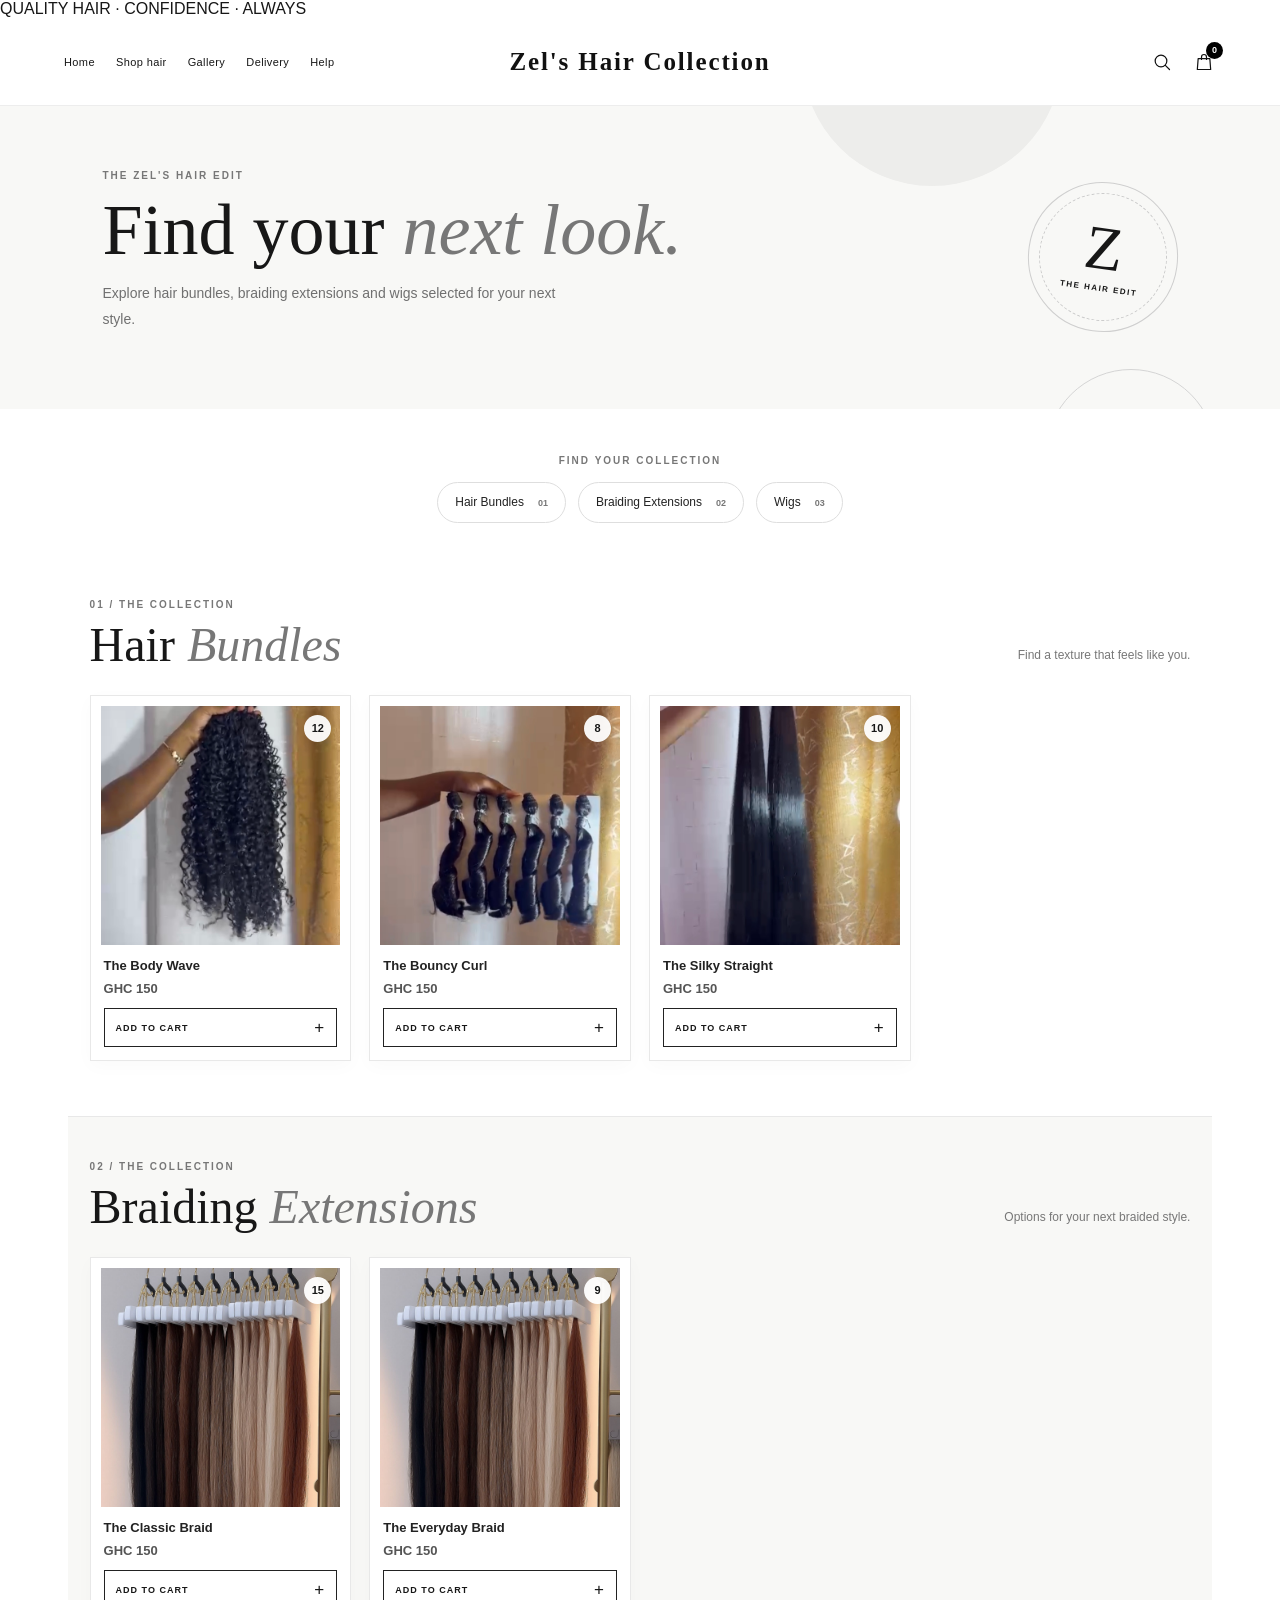
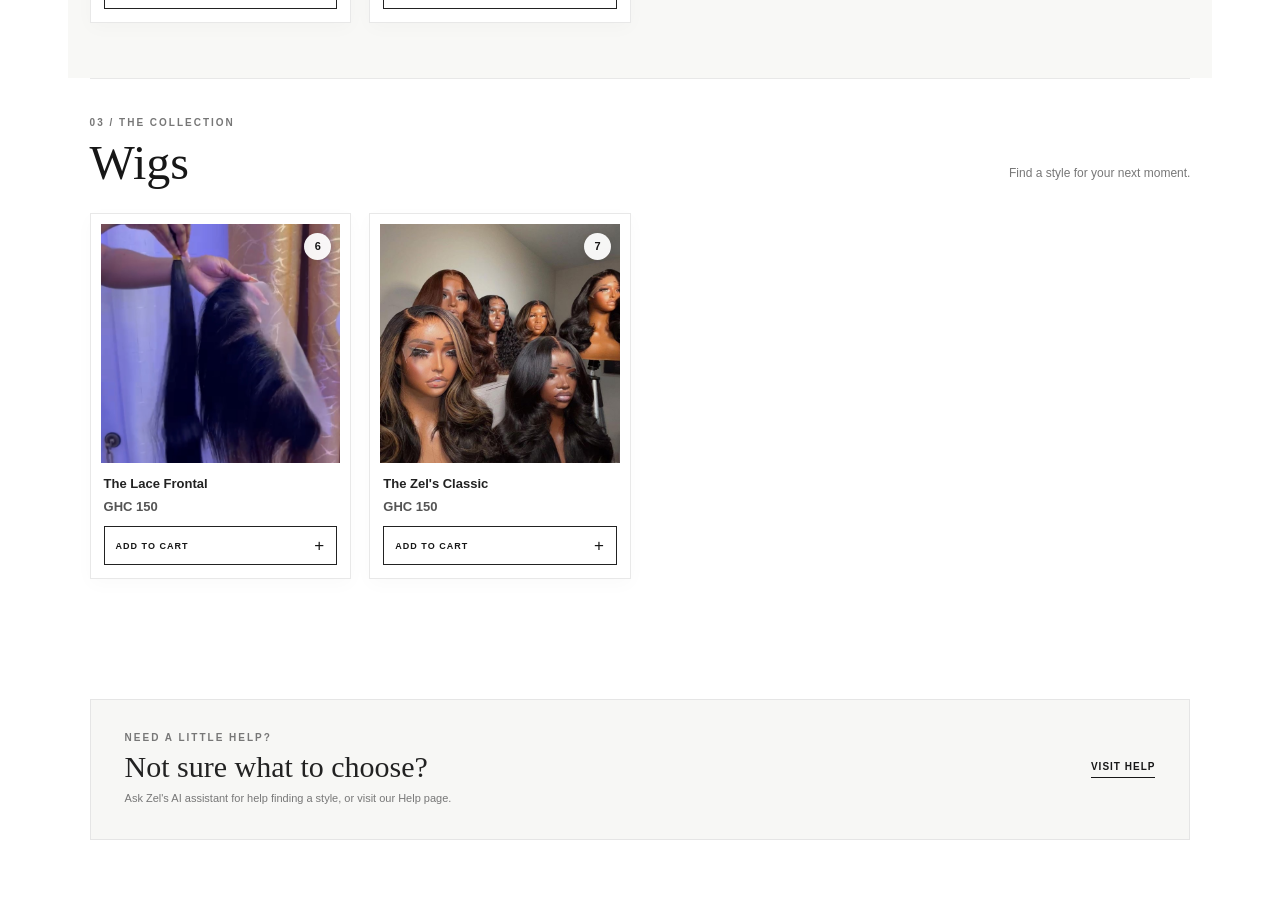
<file: shop.html>
<!DOCTYPE html>
<html lang="en">
<head>
  <meta charset="UTF-8">
  <meta name="viewport" content="width=device-width, initial-scale=1.0">

  <meta name="description" content="Shop hair bundles, braiding extensions and wigs at Zel's Hair Collection.">

  <title>Shop Hair | Zel's Hair Collection</title>

  <link rel="stylesheet" href="style.css">
  <link rel="stylesheet" href="shop.css">

  <script src="cart.js" defer></script>
  <script src="shop.js" defer></script>
</head>

<body class="shop-page">

  <!-- ANNOUNCEMENT -->
  <div class="announcement-strip">
    QUALITY HAIR <span>·</span> CONFIDENCE <span>·</span> ALWAYS
  </div>

  <!-- HEADER -->
  <header class="site-header shop-site-header">

    <button
      class="header-icon menu-button"
      type="button"
      aria-label="Open menu"
      aria-controls="shopMainNav"
      aria-expanded="false"
    >
      <svg viewBox="0 0 24 24" aria-hidden="true">
        <path d="M3 7H21"></path>
        <path d="M3 12H21"></path>
        <path d="M3 17H21"></path>
      </svg>
    </button>

    <nav class="main-nav shop-main-nav" id="shopMainNav" aria-label="Main navigation">
      <a href="index.html">Home</a>
      <a href="shop.html" aria-current="page">Shop hair</a>
      <a href="gallery.html">Gallery</a>
      <a href="contact-delivery.html">Delivery</a>
      <a href="help.html">Help</a>
    </nav>

    <a href="index.html" class="brand-name">
      Zel's Hair Collection
    </a>

    <div class="header-actions">

      <!-- SEARCH -->
      <button
        class="header-icon search-button"
        id="shopSearchToggle"
        type="button"
        aria-label="Open product search"
        aria-controls="shopSearchPanel"
        aria-expanded="false"
      >
        <svg viewBox="0 0 24 24" aria-hidden="true">
          <circle cx="10.8" cy="10.8" r="7"></circle>
          <path d="M16 16L21 21"></path>
        </svg>
      </button>

      <!-- CART -->
      <button
        class="header-icon cart-button"
        type="button"
        data-cart-open
        aria-label="Open shopping cart"
      >
        <svg viewBox="0 0 24 24" aria-hidden="true">
          <path d="M5 8H19L20 21H4L5 8Z"></path>
          <path d="M9 9V6A3 3 0 0 1 15 6V9"></path>
        </svg>

        <span class="shop-cart-count" data-cart-count aria-live="polite">0</span>
      </button>

    </div>
  </header>

  <main>

    <!-- SHOP HERO -->
    <section class="shop-hero">

      <div class="shop-hero-decoration shop-hero-decoration-one" aria-hidden="true"></div>
      <div class="shop-hero-decoration shop-hero-decoration-two" aria-hidden="true"></div>

      <div class="shop-hero-copy">
        <span class="shop-eyebrow">THE ZEL'S HAIR EDIT</span>

        <h1>Find your <em>next look.</em></h1>

        <p>
          Explore hair bundles, braiding extensions and wigs selected
          for your next style.
        </p>
      </div>

      <div class="shop-hero-mark" aria-hidden="true">
        <span>Z</span>
        <small>THE HAIR EDIT</small>
      </div>

    </section>

    <!-- CATEGORY NAVIGATION -->
    <section class="shop-category-navigation" aria-label="Shop categories">

      <p class="shop-section-kicker">FIND YOUR COLLECTION</p>

      <div class="shop-category-links">
        <a href="#bundles">Hair Bundles <span>01</span></a>
        <a href="#braiding-extensions">Braiding Extensions <span>02</span></a>
        <a href="#wigs">Wigs <span>03</span></a>
      </div>

    </section>

    <!-- SEARCH PANEL -->
    <section class="shop-search-panel" id="shopSearchPanel" hidden>

      <label for="shopSearchInput">Search the collection</label>

      <div class="shop-search-field">

        <input
          id="shopSearchInput"
          type="search"
          placeholder="Try body wave, braiding hair, wigs..."
          autocomplete="off"
        >

        <button
          id="shopSearchClear"
          type="button"
          aria-label="Clear search"
        >×</button>

      </div>

      <p id="shopSearchFeedback" aria-live="polite"></p>

    </section>

    <!-- PRODUCTS -->
    <div class="shop-products-wrap" id="shop-products">

      <!-- HAIR BUNDLES -->
      <section
        class="shop-product-section"
        id="bundles"
        data-category="bundles"
      >

        <div class="shop-category-heading">
          <div>
            <span class="shop-section-kicker">01 / THE COLLECTION</span>
            <h2>Hair <em>Bundles</em></h2>
          </div>

          <p>Find a texture that feels like you.</p>
        </div>

        <div class="shop-product-grid">

          <article class="shop-product-card" data-name="The Body Wave" data-category="bundles">

            <div class="shop-product-image-wrap">
              <span class="shop-stock-count" aria-label="12 available">12</span>
              <img src="IMG_4563.jpeg" alt="Body wave hair bundles" loading="lazy">
            </div>

            <div class="shop-product-info">
              <h3>The Body Wave</h3>
              <p class="shop-product-price">GHC 150</p>

              <button
                class="shop-add-button"
                type="button"
                data-product-id="bundle-body-wave"
                data-product-name="The Body Wave"
                data-stock="12"
              >
                ADD TO CART <span>+</span>
              </button>
            </div>

          </article>

          <article class="shop-product-card" data-name="The Bouncy Curl" data-category="bundles">

            <div class="shop-product-image-wrap">
              <span class="shop-stock-count" aria-label="8 available">8</span>
              <img src="IMG_4567.jpeg" alt="Bouncy curl hair bundles" loading="lazy">
            </div>

            <div class="shop-product-info">
              <h3>The Bouncy Curl</h3>
              <p class="shop-product-price">GHC 150</p>

              <button
                class="shop-add-button"
                type="button"
                data-product-id="bundle-bouncy-curl"
                data-product-name="The Bouncy Curl"
                data-stock="8"
              >
                ADD TO CART <span>+</span>
              </button>
            </div>

          </article>

          <article class="shop-product-card" data-name="The Silky Straight" data-category="bundles">

            <div class="shop-product-image-wrap">
              <span class="shop-stock-count" aria-label="10 available">10</span>
              <img src="IMG_4570.jpeg" alt="Silky straight hair bundles" loading="lazy">
            </div>

            <div class="shop-product-info">
              <h3>The Silky Straight</h3>
              <p class="shop-product-price">GHC 150</p>

              <button
                class="shop-add-button"
                type="button"
                data-product-id="bundle-silky-straight"
                data-product-name="The Silky Straight"
                data-stock="10"
              >
                ADD TO CART <span>+</span>
              </button>
            </div>

          </article>

        </div>
      </section>

      <!-- BRAIDING EXTENSIONS -->
      <section
        class="shop-product-section shop-product-section-pink"
        id="braiding-extensions"
        data-category="braiding"
      >

        <div class="shop-category-heading">
          <div>
            <span class="shop-section-kicker">02 / THE COLLECTION</span>
            <h2>Braiding <em>Extensions</em></h2>
          </div>

          <p>Options for your next braided style.</p>
        </div>

        <div class="shop-product-grid">

          <article class="shop-product-card" data-name="The Classic Braid" data-category="braiding">

            <div class="shop-product-image-wrap">
              <span class="shop-stock-count" aria-label="15 available">15</span>
              <img src="IMG_4549.jpeg" alt="Braiding extensions" loading="lazy">
            </div>

            <div class="shop-product-info">
              <h3>The Classic Braid</h3>
              <p class="shop-product-price">GHC 150</p>

              <button
                class="shop-add-button"
                type="button"
                data-product-id="braid-classic"
                data-product-name="The Classic Braid"
                data-stock="15"
              >
                ADD TO CART <span>+</span>
              </button>
            </div>

          </article>

          <article class="shop-product-card" data-name="The Everyday Braid" data-category="braiding">

            <div class="shop-product-image-wrap">
              <span class="shop-stock-count" aria-label="9 available">9</span>
              <img src="IMG_4549.jpeg" alt="Braiding hair extensions collection" loading="lazy">
            </div>

            <div class="shop-product-info">
              <h3>The Everyday Braid</h3>
              <p class="shop-product-price">GHC 150</p>

              <button
                class="shop-add-button"
                type="button"
                data-product-id="braid-everyday"
                data-product-name="The Everyday Braid"
                data-stock="9"
              >
                ADD TO CART <span>+</span>
              </button>
            </div>

          </article>

        </div>
      </section>

      <!-- WIGS -->
      <section
        class="shop-product-section"
        id="wigs"
        data-category="wigs"
      >

        <div class="shop-category-heading">
          <div>
            <span class="shop-section-kicker">03 / THE COLLECTION</span>
            <h2>Wigs</h2>
          </div>

          <p>Find a style for your next moment.</p>
        </div>

        <div class="shop-product-grid">

          <article class="shop-product-card" data-name="The Lace Frontal" data-category="wigs">

            <div class="shop-product-image-wrap">
              <span class="shop-stock-count" aria-label="6 available">6</span>
              <img src="IMG_4568.jpeg" alt="Lace frontal wig" loading="lazy">
            </div>

            <div class="shop-product-info">
              <h3>The Lace Frontal</h3>
              <p class="shop-product-price">GHC 150</p>

              <button
                class="shop-add-button"
                type="button"
                data-product-id="wig-lace-frontal"
                data-product-name="The Lace Frontal"
                data-stock="6"
              >
                ADD TO CART <span>+</span>
              </button>
            </div>

          </article>

          <article class="shop-product-card" data-name="The Zel's Classic" data-category="wigs">

            <div class="shop-product-image-wrap">
              <span class="shop-stock-count" aria-label="7 available">7</span>
              <img src="IMG_4551.jpeg" alt="Wig from Zel's hair collection" loading="lazy">
            </div>

            <div class="shop-product-info">
              <h3>The Zel's Classic</h3>
              <p class="shop-product-price">GHC 150</p>

              <button
                class="shop-add-button"
                type="button"
                data-product-id="wig-zels-classic"
                data-product-name="The Zel's Classic"
                data-stock="7"
              >
                ADD TO CART <span>+</span>
              </button>
            </div>

          </article>

        </div>
      </section>

      <p class="shop-no-results" id="shopNoResults" hidden>
        No products match that search. Try another name or category.
      </p>

    </div>

    <!-- HELP SECTION -->
    <section class="shop-help-note">

      <div class="shop-help-content">
        <span class="shop-section-kicker">NEED A LITTLE HELP?</span>

        <h2>Not sure what to choose?</h2>

        <p>
          Ask Zel's AI assistant for help finding a style,
          or visit our Help page.
        </p>
      </div>

      <a href="help.html" class="shop-help-link">VISIT HELP</a>

    </section>

  </main>

  <!-- NOTIFICATION -->
  <div
    class="shop-toast"
    id="shopToast"
    role="status"
    aria-live="polite"
  ></div>

  <!-- CART BACKDROP -->
  <div
    class="cart-backdrop"
    data-cart-close
    hidden
  ></div>

  <!-- SHOPPING CART DRAWER -->
  <aside
    class="cart-drawer"
    id="shoppingCart"
    role="dialog"
    aria-label="Shopping cart"
    aria-modal="true"
    aria-hidden="true"
  >

    <div class="cart-drawer-header">

      <div>
        <span class="cart-eyebrow">YOUR SELECTION</span>
        <h2>Your Cart <span data-cart-heading-count>(0)</span></h2>
      </div>

      <button
        type="button"
        class="cart-close"
        data-cart-close
        aria-label="Close cart"
      >×</button>

    </div>

    <div class="cart-items" id="cartItems">
      <p class="cart-empty">Your cart is currently empty.</p>
    </div>

    <div class="cart-drawer-footer">

      <div class="cart-total-row">
        <span>Subtotal</span>
        <strong id="cartSubtotal">GHC 0.00</strong>
      </div>

      <p class="cart-note">
        Delivery charges can be confirmed when placing your order.
      </p>

      <button
        type="button"
        class="cart-checkout"
        id="cartCheckout"
      >
        CONTINUE TO ORDER
      </button>

    </div>

  </aside>

</body>
</html>
</file>
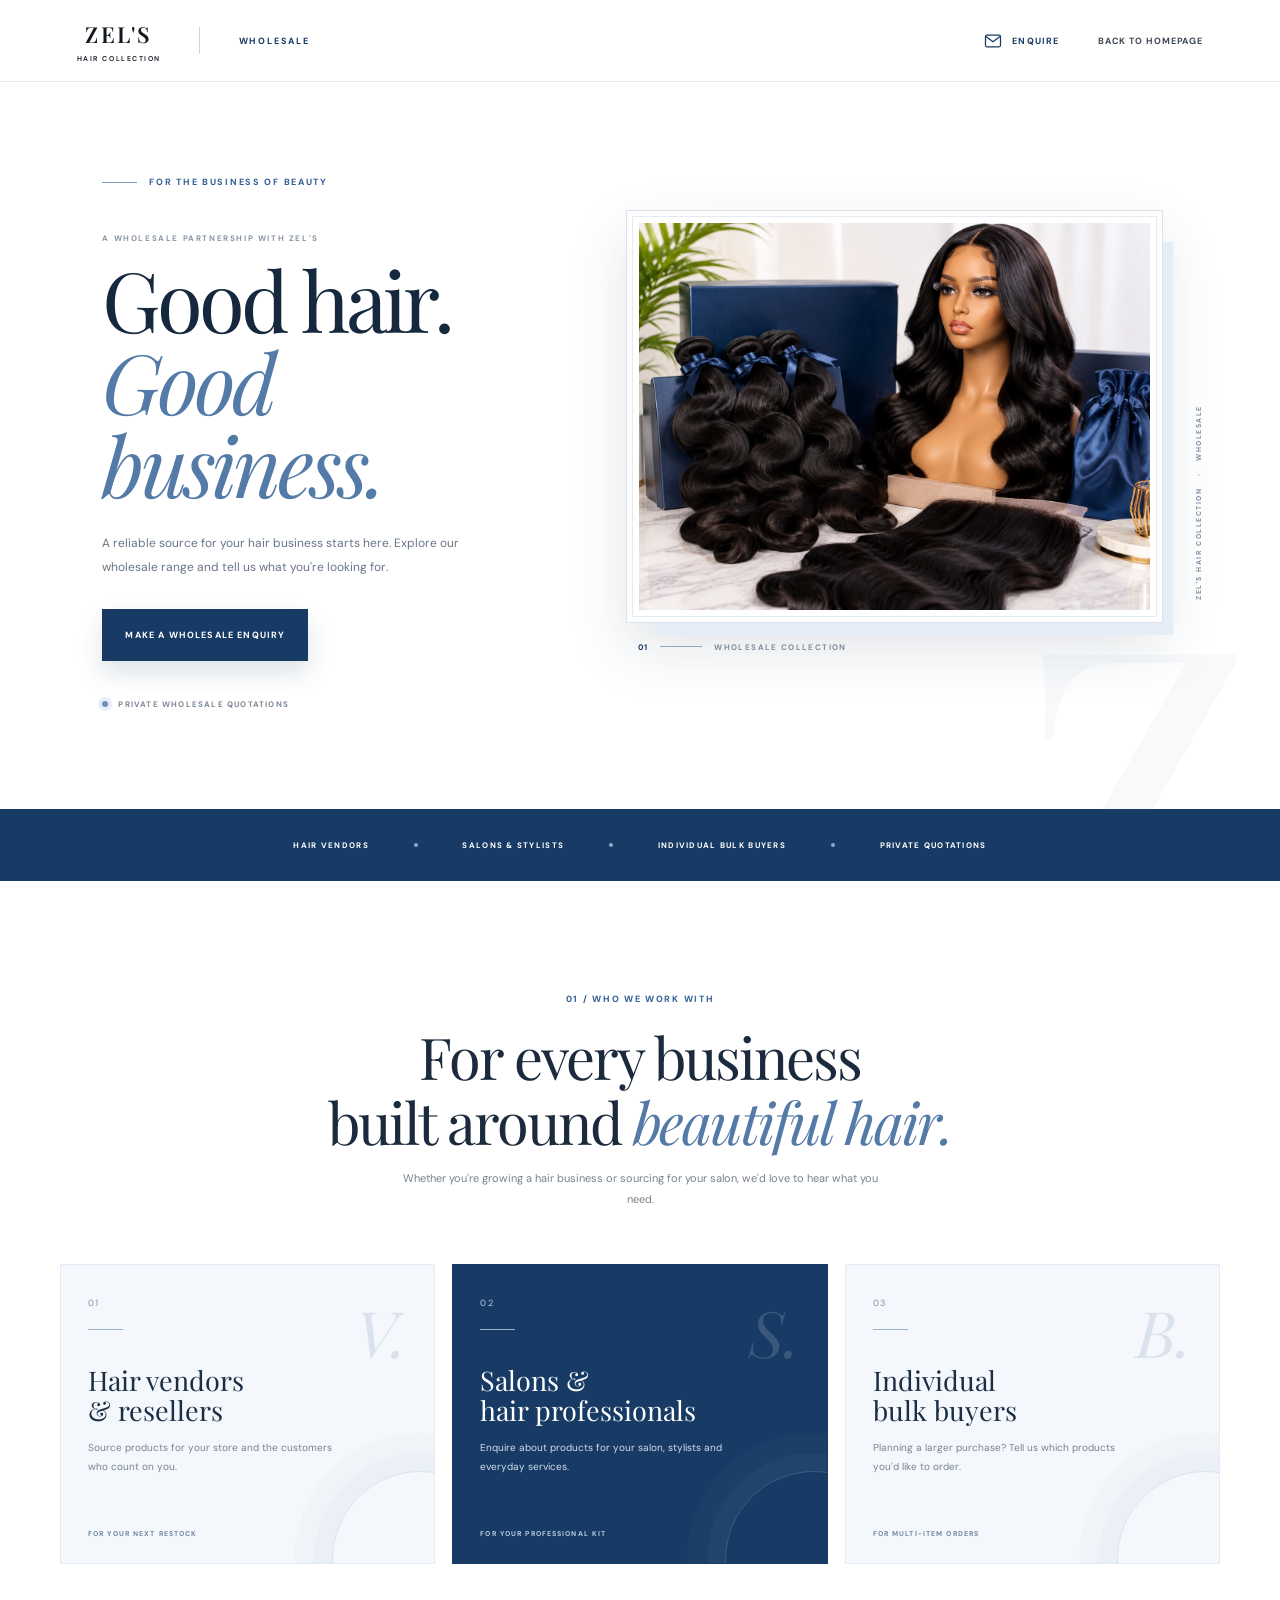
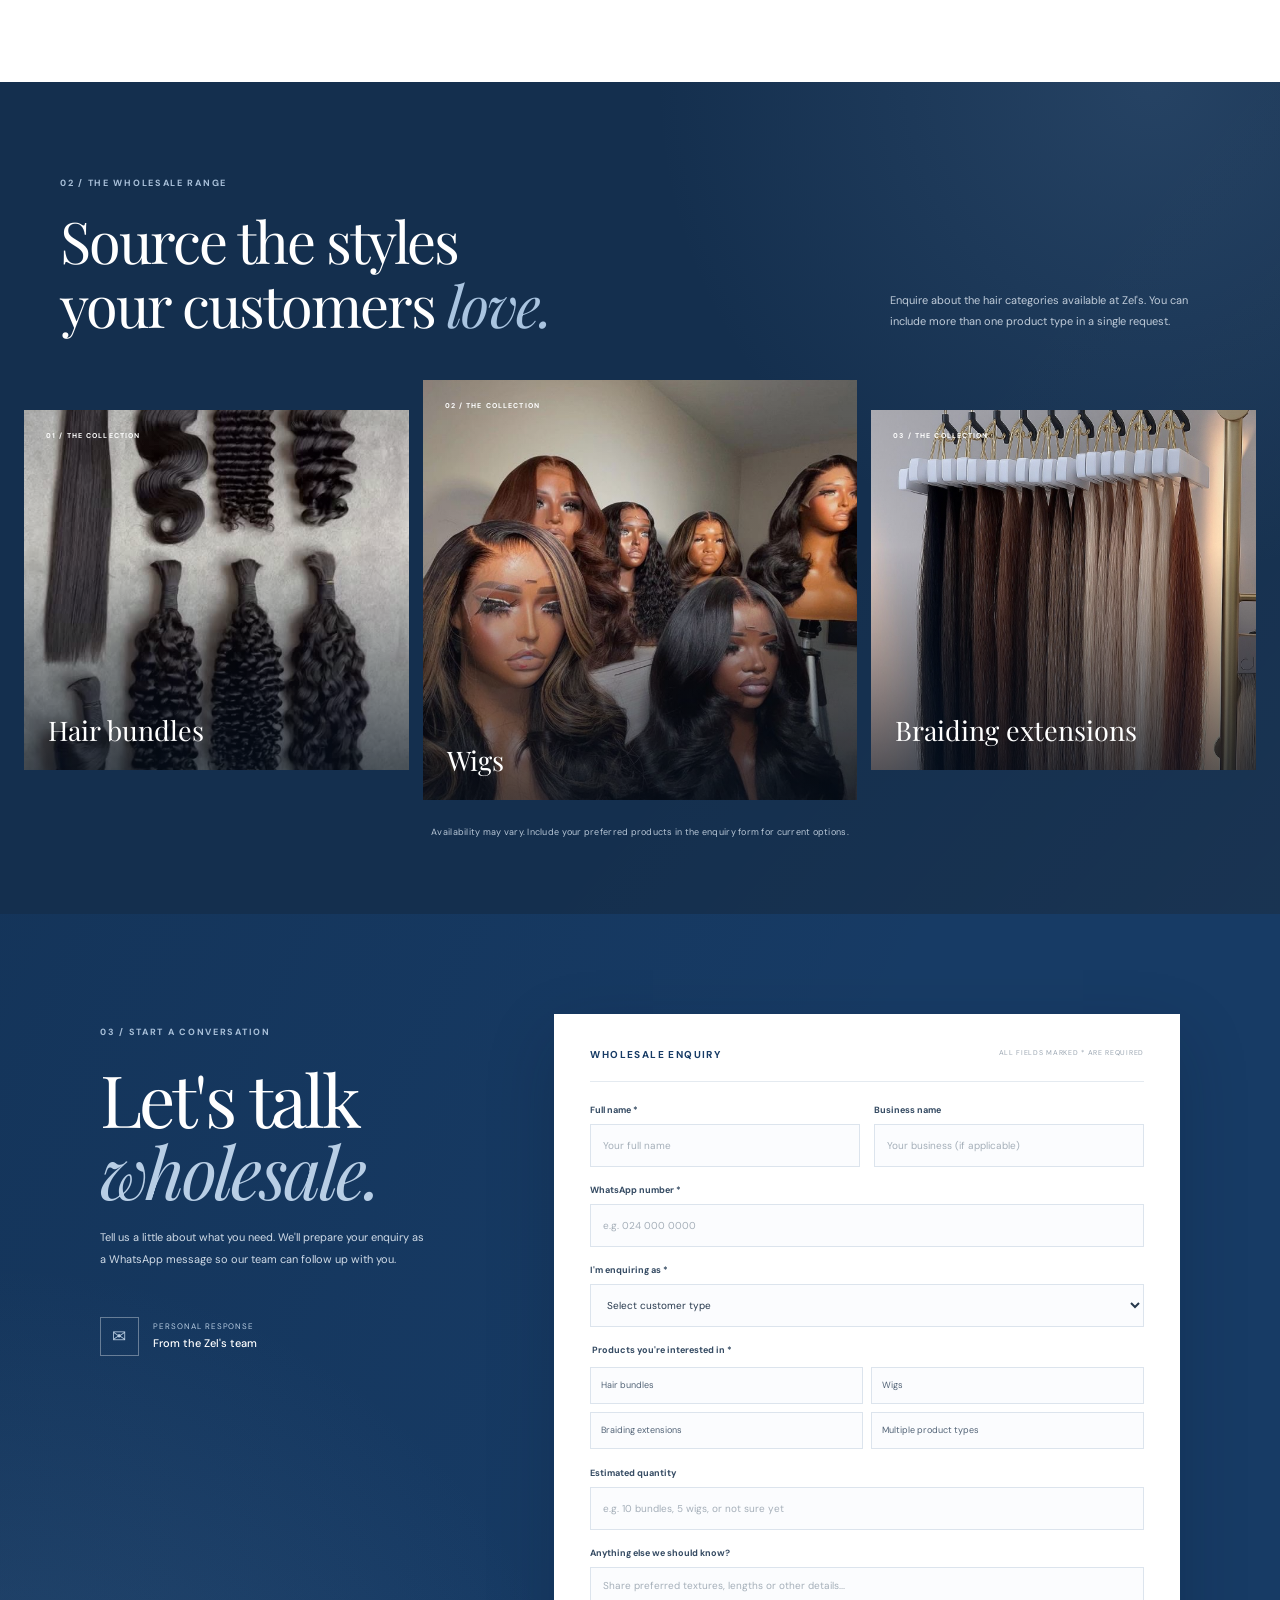
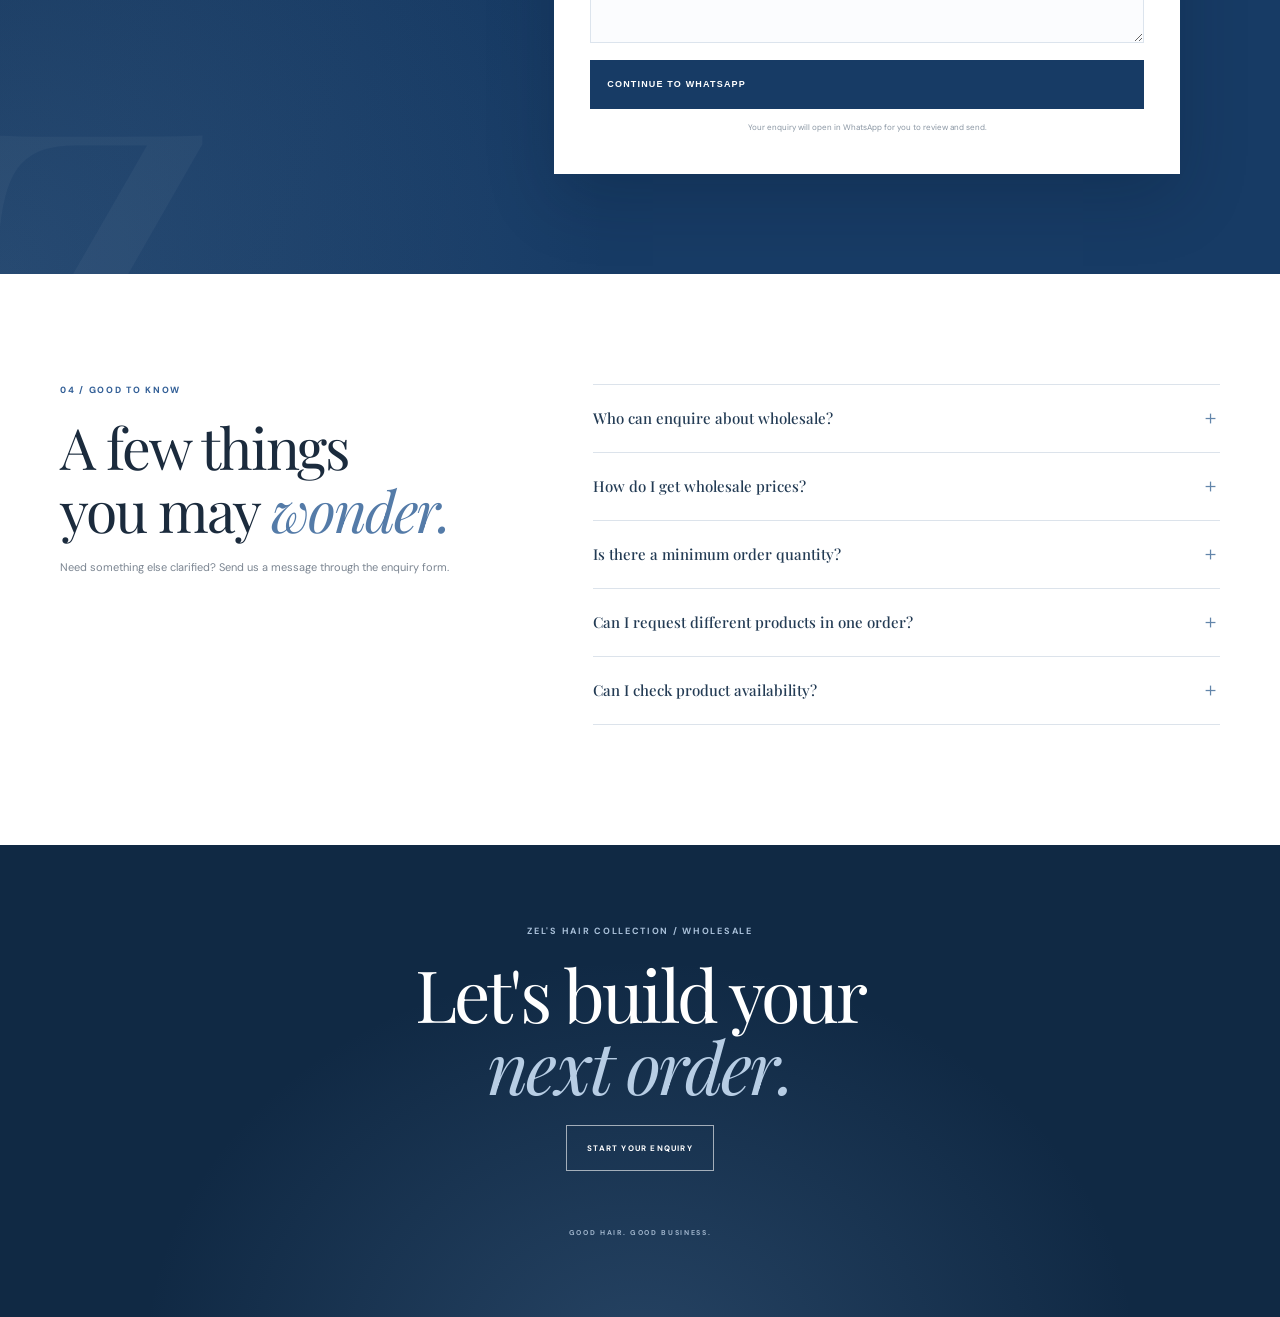
<file: wholesale.html>
<!DOCTYPE html>
<html lang="en">
<head>
  <meta charset="UTF-8">
  <meta name="viewport" content="width=device-width, initial-scale=1.0">
  <meta name="theme-color" content="#ffffff">
  <meta name="description" content="Wholesale hair enquiries for vendors, salons and bulk buyers at Zel's Hair Collection.">
  <title>Wholesale with Zel's | Zel's Hair Collection</title>

  <link rel="preconnect" href="https://fonts.googleapis.com">
  <link rel="preconnect" href="https://fonts.gstatic.com" crossorigin>
  <link href="https://fonts.googleapis.com/css2?family=DM+Sans:wght@400;500;600;700&family=Playfair+Display:ital,wght@0,400;0,500;0,600;1,400;1,500&display=swap" rel="stylesheet">

  <link rel="stylesheet" href="wholesale.css">
</head>

<body class="wholesale-page">

  <header class="wholesale-header" id="pageHeader">
    <a class="wholesale-wordmark" href="index.html" aria-label="Zel's Hair Collection home">
      <span class="wordmark-main">ZEL'S</span>
      <span class="wordmark-sub">HAIR COLLECTION</span>
    </a>

    <span class="header-divider" aria-hidden="true"></span>
    <span class="header-context">WHOLESALE</span>

    <a class="header-message" href="#enquiry" aria-label="Send a wholesale enquiry">
      <svg viewBox="0 0 24 24" aria-hidden="true">
        <rect x="3" y="5" width="18" height="14" rx="1.8"/>
        <path d="m4 7 8 6 8-6"/>
      </svg>
      <span>ENQUIRE</span>
    </a>

    <a class="header-home" href="index.html">BACK TO HOMEPAGE</a>
  </header>


  <main>

    <!-- HERO -->

    <section class="wh-hero">
      <div class="hero-copy">
        <div class="eyebrow">
          <span class="eyebrow-line"></span>
          FOR THE BUSINESS OF BEAUTY
        </div>

        <p class="hero-overline">A WHOLESALE PARTNERSHIP WITH ZEL'S</p>

        <h1>Good hair.<br><em>Good business.</em></h1>

        <p class="hero-intro">
          A reliable source for your hair business starts here.
          Explore our wholesale range and tell us what you're looking for.
        </p>

        <a class="button-primary" href="#enquiry">
          MAKE A WHOLESALE ENQUIRY
        </a>

        <div class="hero-footnote">
          <span class="footnote-dot"></span>
          PRIVATE WHOLESALE QUOTATIONS
        </div>
      </div>

      <div class="hero-visual">
        <div class="hero-image-frame">
          <img
            src="84F2098D-9465-4BD3-8CE7-C793D9BB72E7.png"
            alt="Hair bundles and a wavy wig displayed with navy packaging"
            fetchpriority="high"
          >
        </div>

        <div class="image-index">
          <span>01</span>
          <i></i>
          <span>WHOLESALE COLLECTION</span>
        </div>

        <div class="hero-side-note">
          ZEL'S HAIR COLLECTION <span>·</span> WHOLESALE
        </div>
      </div>

      <div class="hero-watermark" aria-hidden="true">Z</div>
    </section>


    <!-- TRUST RIBBON -->

    <div class="trust-ribbon" aria-label="Wholesale customer types">
      <span>HAIR VENDORS</span>
      <i></i>
      <span>SALONS & STYLISTS</span>
      <i></i>
      <span>INDIVIDUAL BULK BUYERS</span>
      <i></i>
      <span>PRIVATE QUOTATIONS</span>
    </div>


    <!-- WHO WE WORK WITH -->

    <section class="audience-section section-shell">
      <div class="section-heading">
        <span class="section-kicker">01 / WHO WE WORK WITH</span>

        <h2>
          For every business<br>
          built around <em>beautiful hair.</em>
        </h2>

        <p>
          Whether you're growing a hair business or sourcing for your salon,
          we'd love to hear what you need.
        </p>
      </div>

      <div class="audience-grid">

        <article class="audience-card audience-vendors">
          <span class="card-number">01</span>
          <span class="card-rule"></span>
          <div class="audience-symbol">V.</div>
          <h3>Hair vendors<br>& resellers</h3>
          <p>Source products for your store and the customers who count on you.</p>
          <span class="card-caption">FOR YOUR NEXT RESTOCK</span>
        </article>

        <article class="audience-card audience-salons">
          <span class="card-number">02</span>
          <span class="card-rule"></span>
          <div class="audience-symbol">S.</div>
          <h3>Salons &<br>hair professionals</h3>
          <p>Enquire about products for your salon, stylists and everyday services.</p>
          <span class="card-caption">FOR YOUR PROFESSIONAL KIT</span>
        </article>

        <article class="audience-card audience-buyers">
          <span class="card-number">03</span>
          <span class="card-rule"></span>
          <div class="audience-symbol">B.</div>
          <h3>Individual<br>bulk buyers</h3>
          <p>Planning a larger purchase? Tell us which products you'd like to order.</p>
          <span class="card-caption">FOR MULTI-ITEM ORDERS</span>
        </article>

      </div>
    </section>


    <!-- PRODUCT RANGE -->

    <section class="range-section">
      <div class="range-top section-shell">
        <div>
          <span class="section-kicker light-kicker">02 / THE WHOLESALE RANGE</span>
          <h2>
            Source the styles<br>
            your customers <em>love.</em>
          </h2>
        </div>

        <p>
          Enquire about the hair categories available at Zel's.
          You can include more than one product type in a single request.
        </p>
      </div>

      <div class="range-grid">

        <article class="range-card">
          <img src="IMG_4550.jpeg" alt="Hair bundles from Zel's Hair Collection" loading="lazy">
          <div class="range-card-shade"></div>
          <span class="range-count">01 / THE COLLECTION</span>
          <div class="range-card-bottom">
            <h3>Hair bundles</h3>
          </div>
        </article>

        <article class="range-card range-card-tall">
          <img src="IMG_4551.jpeg" alt="Wigs from Zel's Hair Collection" loading="lazy">
          <div class="range-card-shade"></div>
          <span class="range-count">02 / THE COLLECTION</span>
          <div class="range-card-bottom">
            <h3>Wigs</h3>
          </div>
        </article>

        <article class="range-card">
          <img src="IMG_4549.jpeg" alt="Braiding extensions from Zel's Hair Collection" loading="lazy">
          <div class="range-card-shade"></div>
          <span class="range-count">03 / THE COLLECTION</span>
          <div class="range-card-bottom">
            <h3>Braiding extensions</h3>
          </div>
        </article>

      </div>

      <p class="range-note">
        Availability may vary. Include your preferred products in the enquiry form for current options.
      </p>
    </section>


    <!-- ENQUIRY -->

    <section class="enquiry-section" id="enquiry">
      <div class="enquiry-decoration" aria-hidden="true">Z</div>

      <div class="enquiry-inner">

        <div class="enquiry-copy">
          <span class="section-kicker light-kicker">03 / START A CONVERSATION</span>

          <h2>Let's talk<br><em>wholesale.</em></h2>

          <p>
            Tell us a little about what you need.
            We'll prepare your enquiry as a WhatsApp message
            so our team can follow up with you.
          </p>

          <div class="enquiry-contact-note">
            <span class="contact-icon">✉</span>
            <span>
              PERSONAL RESPONSE<br>
              <strong>From the Zel's team</strong>
            </span>
          </div>
        </div>


        <form class="enquiry-form" id="wholesaleForm">

          <div class="form-heading">
            <span>WHOLESALE ENQUIRY</span>
            <span>ALL FIELDS MARKED * ARE REQUIRED</span>
          </div>

          <div class="form-row">
            <label>
              Full name *
              <input name="fullName" type="text" autocomplete="name" placeholder="Your full name" required>
            </label>

            <label>
              Business name
              <input name="businessName" type="text" autocomplete="organization" placeholder="Your business (if applicable)">
            </label>
          </div>

          <label>
            WhatsApp number *
            <input name="phone" type="tel" autocomplete="tel" placeholder="e.g. 024 000 0000" required>
          </label>

          <label>
            I'm enquiring as *
            <select name="customerType" required>
              <option value="">Select customer type</option>
              <option>Hair vendor / reseller</option>
              <option>Salon / hairstylist</option>
              <option>Individual bulk buyer</option>
            </select>
          </label>

          <fieldset>
            <legend>Products you're interested in *</legend>

            <div class="product-choices">
              <label class="choice">
                <input type="checkbox" name="products" value="Hair bundles">
                <span>Hair bundles</span>
              </label>

              <label class="choice">
                <input type="checkbox" name="products" value="Wigs">
                <span>Wigs</span>
              </label>

              <label class="choice">
                <input type="checkbox" name="products" value="Braiding extensions">
                <span>Braiding extensions</span>
              </label>

              <label class="choice">
                <input type="checkbox" name="products" value="Multiple product types">
                <span>Multiple product types</span>
              </label>
            </div>
          </fieldset>

          <label>
            Estimated quantity
            <input name="quantity" type="text" placeholder="e.g. 10 bundles, 5 wigs, or not sure yet">
          </label>

          <label>
            Anything else we should know?
            <textarea name="notes" rows="3" placeholder="Share preferred textures, lengths or other details..."></textarea>
          </label>

          <button class="button-submit" type="submit">
            CONTINUE TO WHATSAPP
          </button>

          <p class="form-privacy">
            Your enquiry will open in WhatsApp for you to review and send.
          </p>

          <p class="form-feedback" id="formFeedback" role="status" aria-live="polite"></p>

        </form>

      </div>
    </section>


    <!-- FAQ -->

    <section class="faq-section section-shell">

      <div class="faq-intro">
        <span class="section-kicker">04 / GOOD TO KNOW</span>
        <h2>A few things<br>you may <em>wonder.</em></h2>
        <p>Need something else clarified? Send us a message through the enquiry form.</p>
      </div>

      <div class="faq-list">

        <details>
          <summary>Who can enquire about wholesale? <span>＋</span></summary>
          <p>Hair vendors, resellers, salons, hairstylists and individuals interested in purchasing in bulk are welcome to enquire.</p>
        </details>

        <details>
          <summary>How do I get wholesale prices? <span>＋</span></summary>
          <p>Wholesale pricing is shared privately after we receive your enquiry. Send us your product requirements so we can respond with a quotation.</p>
        </details>

        <details>
          <summary>Is there a minimum order quantity? <span>＋</span></summary>
          <p>Minimum order details have not been finalised. Please include the quantity you're considering and we'll clarify the available options.</p>
        </details>

        <details>
          <summary>Can I request different products in one order? <span>＋</span></summary>
          <p>Yes. You can select multiple product categories in one enquiry and tell us the quantities you're considering.</p>
        </details>

        <details>
          <summary>Can I check product availability? <span>＋</span></summary>
          <p>Yes. Include the products you're interested in and ask us to confirm current availability.</p>
        </details>

      </div>
    </section>


    <!-- CLOSING SECTION -->

    <section class="closing-section">

      <span class="section-kicker light-kicker">
        ZEL'S HAIR COLLECTION / WHOLESALE
      </span>

      <h2>
        Let's build your<br>
        <em>next order.</em>
      </h2>

      <a href="#enquiry" class="closing-link">
        START YOUR ENQUIRY
      </a>

      <span class="closing-bottom">
        GOOD HAIR. GOOD BUSINESS.
      </span>

    </section>

  </main>

  <script src="wholesale.js" defer></script>

</body>
</html>
</file>
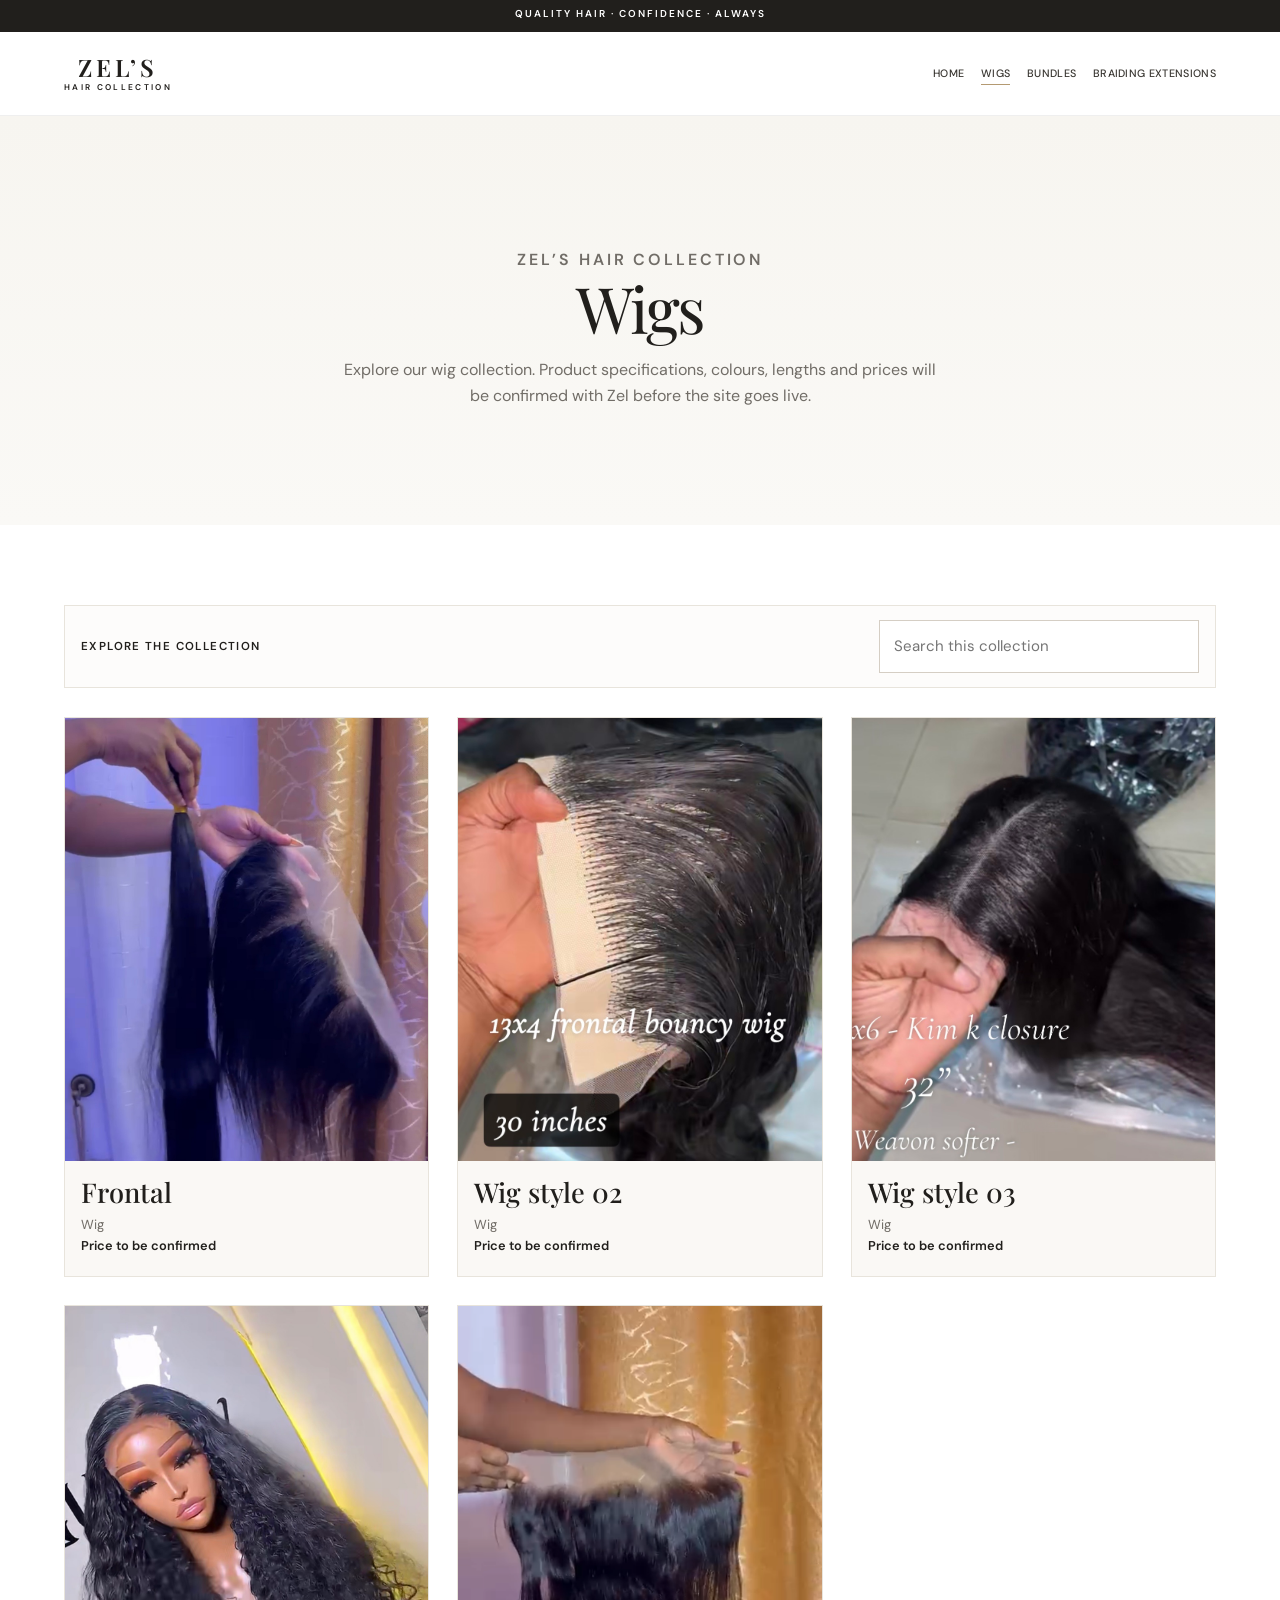
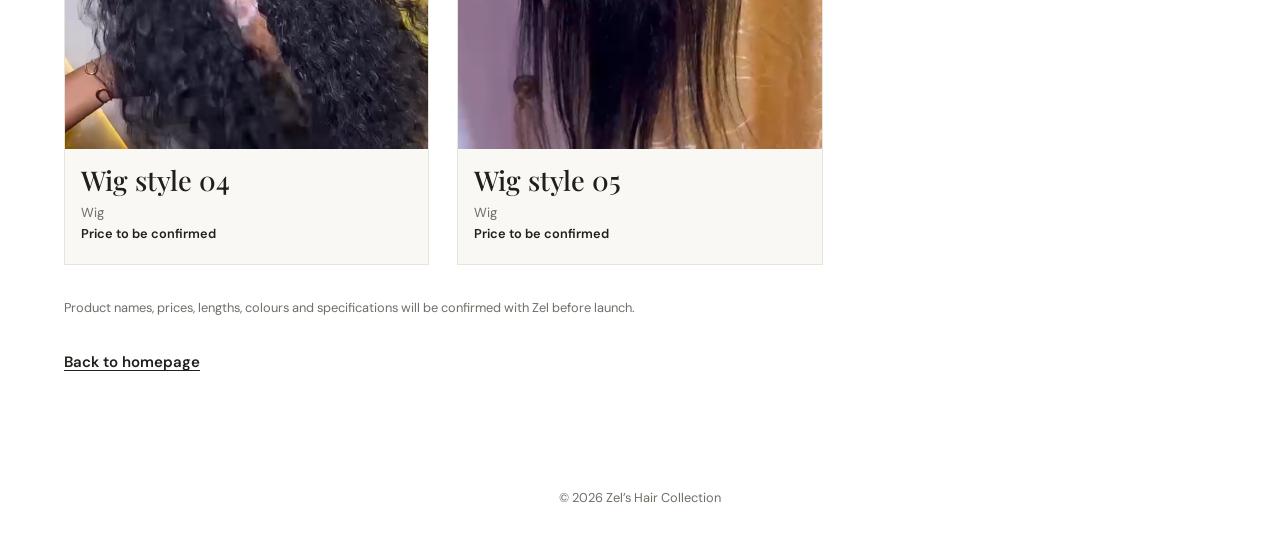
<file: wigs.html>
<!DOCTYPE html>
<html lang="en">
<head>
  <meta charset="UTF-8">
  <meta name="viewport" content="width=device-width, initial-scale=1.0">
  <meta name="description" content="Shop wigs from Zel's Hair Collection.">
  <title>Wigs | Zel's Hair Collection</title>

  <link rel="preconnect" href="https://fonts.googleapis.com">
  <link rel="preconnect" href="https://fonts.gstatic.com" crossorigin>
  <link href="https://fonts.googleapis.com/css2?family=DM+Sans:wght@400;500;600;700&family=Playfair+Display:wght@400;500;600;700&display=swap" rel="stylesheet">

  <style>
    :root {
      --ink: #211f1c;
      --muted: #716d67;
      --paper: #fff;
      --ivory: #f7f5f0;
      --champagne: #b49a72;
      --line: #e8e4dc;
      --serif: "Playfair Display", Georgia, serif;
      --sans: "DM Sans", Arial, sans-serif;
      --page-gutter: clamp(1.25rem, 5vw, 5.5rem);
      --content-width: 86rem;
    }

    * { box-sizing: border-box; }

    html { scroll-behavior: smooth; }

    body {
      margin: 0;
      background: var(--paper);
      color: var(--ink);
      font-family: var(--sans);
      font-size: 0.94rem;
      line-height: 1.65;
    }

    a {
      color: inherit;
      text-decoration: none;
    }

    img {
      display: block;
      max-width: 100%;
      height: auto;
    }

    button, input {
      font: inherit;
    }

    .announcement-bar {
      min-height: 2rem;
      padding: 0.35rem 1rem;
      background: var(--ink);
      color: white;
      text-align: center;
      font-size: 0.625rem;
      font-weight: 600;
      letter-spacing: 0.2em;
      text-transform: uppercase;
    }

    .header {
      position: sticky;
      top: 0;
      z-index: 20;
      display: flex;
      align-items: center;
      justify-content: space-between;
      gap: 1rem;
      min-height: 5.25rem;
      padding: 0 var(--page-gutter);
      border-bottom: 1px solid rgb(33 31 28 / 7%);
      background: rgba(255,255,255,0.96);
      backdrop-filter: blur(6px);
    }

    .brand {
      display: inline-flex;
      width: max-content;
      flex-direction: column;
      align-items: center;
      justify-content: center;
      line-height: 1;
      text-align: center;
    }

    .brand-name {
      font-family: var(--serif);
      font-size: 1.5rem;
      font-weight: 600;
      letter-spacing: 0.16em;
    }

    .brand-subtitle {
      margin-top: 0.35rem;
      font-size: 0.52rem;
      font-weight: 600;
      letter-spacing: 0.28em;
    }

    .nav {
      display: flex;
      align-items: center;
      justify-content: center;
      gap: clamp(0.7rem, 1.3vw, 1.35rem);
      flex-wrap: wrap;
    }

    .nav a {
      position: relative;
      color: #393631;
      font-size: 0.67rem;
      font-weight: 500;
      letter-spacing: 0.03em;
      text-transform: uppercase;
    }

    .nav a::after {
      content: "";
      position: absolute;
      left: 0;
      right: 0;
      bottom: -0.15rem;
      height: 1px;
      background: var(--champagne);
      transform: scaleX(0);
      transform-origin: left;
      transition: transform 180ms ease;
    }

    .nav a:hover::after,
    .nav a[aria-current="page"]::after {
      transform: scaleX(1);
    }

    .intro {
      padding: clamp(4rem, 9vw, 8rem) var(--page-gutter);
      background: linear-gradient(180deg, #f7f5f0 0%, #faf9f6 100%);
      text-align: center;
    }

    .eyebrow {
      margin: 0 0 0.9rem;
      color: #927d5e;
      font-size: 0.66rem;
      font-weight: 600;
      letter-spacing: 0.18em;
      text-transform: uppercase;
    }

    h1 {
      margin: 0;
      font-family: var(--serif);
      font-size: clamp(2.75rem, 5vw, 5rem);
      font-weight: 400;
      letter-spacing: -0.04em;
      line-height: 1.05;
    }

    .intro p {
      max-width: 38rem;
      margin: 1rem auto 0;
      color: var(--muted);
      font-size: 1rem;
    }

    .content {
      width: min(100% - 2 * var(--page-gutter), var(--content-width));
      margin: 0 auto;
      padding: clamp(3rem, 7vw, 5rem) 0 5.5rem;
    }

    .toolbar {
      display: flex;
      justify-content: space-between;
      align-items: center;
      gap: 1rem;
      margin-bottom: 1.8rem;
      padding: 0.9rem 1rem;
      border: 1px solid var(--line);
      background: #fdfcfb;
    }

    .toolbar span {
      color: var(--ink);
      font-size: 0.72rem;
      font-weight: 600;
      letter-spacing: 0.12em;
      text-transform: uppercase;
    }

    .toolbar input {
      width: min(20rem, 100%);
      min-height: 2.7rem;
      padding: 0.8rem 0.9rem;
      border: 1px solid #d5cec4;
      background: white;
      color: var(--ink);
    }

    .product-grid {
      display: grid;
      grid-template-columns: repeat(3, minmax(0, 1fr));
      gap: clamp(1.1rem, 2.2vw, 1.75rem);
    }

    .card {
      background: #faf8f5;
      border: 1px solid var(--line);
      transition: transform 180ms ease, box-shadow 180ms ease;
    }

    .card:hover {
      transform: translateY(-2px);
      box-shadow: 0 12px 28px rgb(20 17 14 / 8%);
    }

    .card a {
      display: block;
    }

    .card img {
      width: 100%;
      aspect-ratio: 0.82;
      object-fit: cover;
      background: #efeae2;
    }

    .card h2 {
      margin: 0;
      padding: 1rem 1rem 0;
      font-family: var(--serif);
      font-size: 1.7rem;
      font-weight: 500;
      line-height: 1.15;
    }

    .card p {
      margin: 0.35rem 0 0;
      padding: 0 1rem;
      color: var(--muted);
      font-size: 0.82rem;
    }

    .price {
      display: block;
      padding: 0 1rem 1.2rem;
      color: var(--ink);
      font-size: 0.8rem;
      font-weight: 600;
    }

    .note {
      margin-top: 2rem;
      color: var(--muted);
      font-size: 0.8rem;
    }

    .back-link {
      display: inline-block;
      margin-top: 1.25rem;
      color: var(--ink);
      font-weight: 600;
      text-decoration: underline;
      text-underline-offset: 0.2rem;
    }

    .footer {
      padding: 1.5rem 0 2rem;
      text-align: center;
      color: var(--muted);
      font-size: 0.8rem;
    }

    @media (max-width: 900px) {
      .product-grid {
        grid-template-columns: repeat(2, minmax(0, 1fr));
      }
    }

    @media (max-width: 680px) {
      .header {
        padding: 0 1rem;
      }

      .nav {
        justify-content: flex-start;
        overflow-x: auto;
        white-space: nowrap;
      }

      .toolbar {
        flex-direction: column;
        align-items: stretch;
      }

      .toolbar input {
        width: 100%;
      }

      .product-grid {
        grid-template-columns: 1fr;
      }
    }
  </style>
</head>
<body>
  <div class="announcement-bar">QUALITY HAIR · CONFIDENCE · ALWAYS</div>

  <header class="header">
    <a class="brand" href="index.html">
      <span class="brand-name">ZEL’S</span>
      <span class="brand-subtitle">HAIR COLLECTION</span>
    </a>

    <nav class="nav" aria-label="Main navigation">
      <a href="index.html">Home</a>
      <a href="wigs.html" aria-current="page">Wigs</a>
      <a href="bundles.html">Bundles</a>
      <a href="braiding-extensions.html">Braiding Extensions</a>
    </nav>
  </header>

  <section class="intro">
    <p class="eyebrow">ZEL’S HAIR COLLECTION</p>
    <h1>Wigs</h1>
    <p>Explore our wig collection. Product specifications, colours, lengths and prices will be confirmed with Zel before the site goes live.</p>
  </section>

  <main class="content">
    <div class="toolbar">
      <span>Explore the collection</span>
      <input type="search" id="productSearch" placeholder="Search this collection" aria-label="Search products">
    </div>

    <div class="product-grid" id="productGrid">
      <article class="card">
        <a href="index.html">
          <img src="IMG_4568.jpeg" alt="Frontal">
        </a>
        <h2>Frontal</h2>
        <p>Wig</p>
        <span class="price">Price to be confirmed</span>
      </article>

      <article class="card">
        <a href="index.html">
          <img src="IMG_4573.jpeg" alt="Wig style 02">
        </a>
        <h2>Wig style 02</h2>
        <p>Wig</p>
        <span class="price">Price to be confirmed</span>
      </article>

      <article class="card">
        <a href="index.html">
          <img src="IMG_4574.jpeg" alt="Wig style 03">
        </a>
        <h2>Wig style 03</h2>
        <p>Wig</p>
        <span class="price">Price to be confirmed</span>
      </article>

      <article class="card">
        <a href="index.html">
          <img src="IMG_4575.jpeg" alt="Wig style 04">
        </a>
        <h2>Wig style 04</h2>
        <p>Wig</p>
        <span class="price">Price to be confirmed</span>
      </article>

      <article class="card">
        <a href="index.html">
          <img src="IMG_4566.png" alt="Wig style 05">
        </a>
        <h2>Wig style 05</h2>
        <p>Wig</p>
        <span class="price">Price to be confirmed</span>
      </article>
    </div>

    <p class="note">
      Product names, prices, lengths, colours and specifications will be confirmed with Zel before launch.
    </p>

    <a class="back-link" href="index.html">Back to homepage</a>
  </main>

  <footer class="footer">
    © 2026 Zel’s Hair Collection
  </footer>

  <script>
    const searchInput = document.getElementById("productSearch");
    const cards = Array.from(document.querySelectorAll(".card"));

    searchInput.addEventListener("input", (event) => {
      const query = event.target.value.trim().toLowerCase();
      cards.forEach((card) => {
        const text = card.textContent.toLowerCase();
        card.style.display = text.includes(query) ? "block" : "none";
      });
    });
  </script>
</body>
</html>
</file>
<file: style.css>
/* ZEL'S HAIR COLLECTION — CLEAN WHITE EDITORIAL REDESIGN */

:root {
  --page: #ffffff;
  --ink: #171717;
  --muted: #707070;
  --line: #e8e8e8;
  --soft: #f7f7f5;
  --accent: #d9b7a5;
  --header-height: 82px;
  --content-width: 1240px;
}

* { box-sizing: border-box; }
html { scroll-behavior: smooth; scroll-padding-top: calc(var(--header-height) + 18px); }
body {
  margin: 0;
  background: var(--page);
  color: var(--ink);
  font-family: Montserrat, Arial, sans-serif;
  -webkit-font-smoothing: antialiased;
  text-rendering: optimizeLegibility;
}
img, video { display: block; max-width: 100%; }
a { color: inherit; }
button, input { font: inherit; }
button { color: inherit; }

/* HEADER — solid white, sticky, no frosted glass */
.site-header {
  position: sticky;
  top: 0;
  z-index: 1000;
  width: 100%;
  min-height: var(--header-height);
  padding: 0 clamp(22px, 5vw, 76px);
  display: grid;
  grid-template-columns: minmax(0, 1fr) auto minmax(0, 1fr);
  align-items: center;
  gap: 28px;
  background: #fff;
  border-bottom: 1px solid #ededed;
  box-shadow: none;
}
.main-nav {
  display: flex;
  align-items: center;
  justify-content: flex-start;
  gap: clamp(13px, 1.65vw, 25px);
  min-width: 0;
}
.main-nav a,
.zels-footer-links a {
  color: var(--ink);
  text-decoration: none;
  font-size: 10px;
  font-weight: 500;
  letter-spacing: .055em;
  white-space: nowrap;
  transition: opacity .2s ease;
}
.main-nav a:hover, .zels-footer-links a:hover { opacity: .55; }
.brand-name {
  justify-self: center;
  color: #111;
  text-decoration: none;
  text-align: center;
  white-space: nowrap;
  font-family: Georgia, 'Times New Roman', serif;
  font-size: clamp(19px, 2vw, 25px);
  font-weight: 500;
  letter-spacing: .025em;
}
.header-actions {
  display: flex;
  align-items: center;
  justify-content: flex-end;
  gap: 19px;
}
.header-icon {
  width: 25px;
  height: 30px;
  padding: 2px;
  display: inline-flex;
  align-items: center;
  justify-content: center;
  color: #111;
  background: transparent;
  border: 0;
  text-decoration: none;
  cursor: pointer;
}
.header-icon svg {
  width: 20px;
  height: 20px;
  fill: none;
  stroke: currentColor;
  stroke-width: 1.45;
  stroke-linecap: round;
  stroke-linejoin: round;
}
.menu-button { display: none; }

/* HERO — balanced editorial split, controlled image dimensions */
.hero {
  width: min(100% - 48px, var(--content-width));
  min-height: 0;
  margin: 34px auto 82px;
  display: grid;
  grid-template-columns: minmax(0, .88fr) minmax(360px, 1.12fr);
  align-items: center;
  gap: clamp(35px, 6vw, 88px);
  position: relative;
  background: #fff;
  overflow: hidden;
}
.hero-image {
  grid-column: 2;
  grid-row: 1;
  width: 100%;
  height: clamp(470px, 48vw, 650px);
  object-fit: cover;
  object-position: center 48%;
  background: #f4f4f2;
}
.hero-overlay { display: none; }
.hero-content {
  grid-column: 1;
  grid-row: 1;
  position: relative;
  z-index: 1;
  width: 100%;
  max-width: 490px;
  padding: 36px 0 36px clamp(8px, 2vw, 28px);
  color: var(--ink);
  text-align: left;
}
.hero-eyebrow, .category-intro span, .vibe-eyebrow,
.wholesale-eyebrow, .gallery-eyebrow, .newsletter-eyebrow,
.delivery-eyebrow, .services-label {
  display: block;
  color: #777;
  font-size: 9px;
  font-weight: 600;
  letter-spacing: .19em;
  line-height: 1.7;
}
.hero-heading {
  max-width: 520px;
  margin: 17px 0 18px;
  color: #151515;
  font-family: Georgia, 'Times New Roman', serif;
  font-size: clamp(42px, 5.1vw, 70px);
  font-weight: 400;
  line-height: 1.04;
  letter-spacing: -.035em;
}
.hero-description {
  max-width: 390px;
  margin: 0;
  color: #666;
  font-size: 12px;
  line-height: 1.95;
}
.hero-intro, .hero-details { color: #666; }
.hero-buttons {
  display: flex;
  flex-wrap: wrap;
  align-items: center;
  gap: 12px;
  margin-top: 30px;
}
.hero-btn {
  min-height: 43px;
  padding: 0 21px;
  display: inline-flex;
  align-items: center;
  justify-content: center;
  border: 1px solid #171717;
  border-radius: 999px;
  background: #fff;
  color: #171717;
  text-decoration: none;
  text-align: center;
  font-size: 9px;
  font-weight: 600;
  letter-spacing: .09em;
  transition: background .2s ease, color .2s ease, border-color .2s ease, transform .2s ease;
}
.hero-btn:hover, .hero-btn:focus-visible,
.hero-btn:active {
  background: #111;
  border-color: #111;
  color: #fff;
}
.hero-btn:active { transform: scale(.97); }
.shop-btn { background: #171717; color: #fff; }
.shop-btn:hover, .shop-btn:focus-visible { background: #000; color: #fff; }
.appointment-btn { background: #fff; color: #171717; }

/* SHARED UNDERLINED TEXT LINKS */
.category-link, .wholesale-link, .appointment-link,
.gallery-link, .gallery-quiz-link {
  width: fit-content;
  display: inline-block;
  padding: 0 0 5px;
  border: 0;
  border-bottom: 1px solid currentColor;
  background: transparent;
  color: #171717;
  text-decoration: none;
  font-size: 9px;
  font-weight: 600;
  letter-spacing: .11em;
  line-height: 1.5;
  transition: opacity .2s ease;
}
.category-link:hover, .wholesale-link:hover, .appointment-link:hover,
.gallery-link:hover, .gallery-quiz-link:hover { opacity: .55; }

/* SHOP CATEGORY INTRO AND ROWS */
.shop-categories {
  width: min(100% - 48px, var(--content-width));
  margin: 0 auto;
  padding: 28px 0 86px;
}
.category-intro {
  max-width: 580px;
  margin: 0 auto 48px;
  text-align: center;
}
.category-intro p {
  margin: 10px 0 0;
  color: #666;
  font-family: Georgia, 'Times New Roman', serif;
  font-size: clamp(19px, 2vw, 25px);
  line-height: 1.45;
}
.category-row {
  display: grid;
  grid-template-columns: minmax(0, 1fr) minmax(0, .82fr);
  align-items: center;
  gap: clamp(35px, 7vw, 105px);
  margin: 0 0 65px;
}
.category-row:last-child { margin-bottom: 0; }
.category-row.reverse { grid-template-columns: minmax(0, .82fr) minmax(0, 1fr); }
.category-row.reverse .category-image { order: 2; }
.category-row.reverse .category-info { order: 1; }
.category-image {
  width: 100%;
  aspect-ratio: 1 / 1;
  overflow: hidden;
  background: #f4f4f2;
}
.category-image img {
  width: 100%;
  height: 100%;
  object-fit: cover;
  object-position: center;
  transition: transform .65s ease;
}
.category-row:hover .category-image img { transform: scale(1.025); }
.category-info { max-width: 420px; }
.category-number {
  color: #858585;
  font-size: 9px;
  font-weight: 600;
  letter-spacing: .16em;
}
.category-info h2 {
  margin: 13px 0 12px;
  color: #171717;
  font-family: Georgia, 'Times New Roman', serif;
  font-size: clamp(34px, 4vw, 51px);
  font-weight: 400;
  line-height: 1.1;
}
.category-info p {
  max-width: 350px;
  margin: 0 0 23px;
  color: #6e6e6e;
  font-size: 11px;
  line-height: 1.9;
}

/* WHAT'S YOUR VIBE */
.vibe-section {
  padding: 85px 24px 92px;
  background: #f8f8f6;
}
.vibe-content { width: min(100%, 850px); margin: 0 auto; text-align: center; }
.vibe-title, .vibe-content h2 {
  margin: 12px 0;
  color: #171717;
  font-family: Georgia, 'Times New Roman', serif;
  font-size: clamp(39px, 5vw, 61px);
  font-weight: 400;
  line-height: 1.1;
}
.vibe-title em { font-weight: 400; }
.vibe-description { margin: 0 auto 35px; color: #777; font-size: 11px; line-height: 1.8; }
.vibe-options {
  display: grid;
  grid-template-columns: repeat(5, minmax(0, 1fr));
  gap: 10px;
  border-top: 1px solid #dededb;
  border-bottom: 1px solid #dededb;
}
.vibe-option {
  min-height: 92px;
  padding: 18px 8px;
  display: flex;
  flex-direction: column;
  align-items: center;
  justify-content: center;
  gap: 9px;
  border: 0;
  background: transparent;
  cursor: pointer;
  transition: background .2s ease;
}
.vibe-option:hover, .vibe-option.active { background: #ededeb; }
.vibe-number { color: #999; font-size: 9px; letter-spacing: .1em; }
.vibe-name { color: #222; font-family: Georgia, 'Times New Roman', serif; font-size: 15px; }
.vibe-message { min-height: 30px; margin-top: 22px; color: #555; font-size: 11px; line-height: 1.7; }
.vibe-message a { color: #171717; text-decoration: underline; text-underline-offset: 4px; }

/* WHOLESALE */
.wholesale-preview {
  width: min(100% - 48px, var(--content-width));
  margin: 0 auto;
  padding: 88px 0 92px;
}
.wholesale-heading { margin-bottom: 28px; text-align: center; }
.wholesale-heading h2 {
  margin: 10px 0 0;
  color: #171717;
  font-family: Georgia, 'Times New Roman', serif;
  font-size: clamp(35px, 4vw, 49px);
  font-weight: 400;
}
.wholesale-carousel { width: 100%; overflow-x: auto; scrollbar-width: none; }
.wholesale-carousel::-webkit-scrollbar { display: none; }
.wholesale-track { display: grid; grid-auto-flow: column; grid-auto-columns: calc(50% - 10px); gap: 20px; }
.wholesale-slide { min-width: 0; aspect-ratio: 1.22 / 1; overflow: hidden; background: #f3f3f1; }
.wholesale-slide img { width: 100%; height: 100%; object-fit: cover; }
.wholesale-description { max-width: 570px; margin: 27px auto 0; text-align: center; }
.wholesale-description p { margin: 0 auto 18px; color: #666; font-size: 11px; line-height: 1.9; }
.wholesale-link { margin: 0 auto; }

/* APPOINTMENTS */
.appointment-preview {
  width: min(100% - 48px, 1120px);
  margin: 0 auto;
  padding: 82px 0 92px;
  display: grid;
  grid-template-columns: minmax(0, 1fr) minmax(0, .9fr);
  grid-template-rows: auto 1fr;
  align-items: center;
  column-gap: clamp(35px, 7vw, 90px);
}
.appointment-heading { grid-column: 1 / -1; margin-bottom: 28px; text-align: center; }
.appointment-heading h2 { margin: 0; color: #777; font-size: 9px; font-weight: 600; letter-spacing: .18em; }
.appointment-image { grid-column: 1; grid-row: 2; width: 100%; aspect-ratio: 4 / 5; overflow: hidden; background: #f3f3f1; }
.appointment-image img { width: 100%; height: 100%; object-fit: cover; }
.appointment-content { grid-column: 2; grid-row: 2; }
.appointment-content h3 { margin: 0 0 12px; color: #171717; font-family: Georgia, 'Times New Roman', serif; font-size: clamp(34px, 4vw, 48px); font-weight: 400; line-height: 1.12; }
.appointment-content h3 em { font-weight: 400; }
.appointment-intro { margin: 0 0 12px; color: #333; font-family: Georgia, 'Times New Roman', serif; font-size: 17px; }
.appointment-description { margin: 0 0 25px; color: #707070; font-size: 11px; line-height: 1.9; }
.appointment-services { margin: 0 0 23px; border-top: 1px solid var(--line); }
.services-label { padding: 14px 0 8px; font-size: 8px; }
.service-item { min-height: 39px; display: flex; align-items: center; gap: 17px; border-bottom: 1px solid var(--line); }
.service-item span { color: #999; font-size: 9px; }
.service-item p { margin: 0; color: #333; font-size: 9px; font-weight: 600; letter-spacing: .08em; }
.appointment-closing { margin: 0 0 13px; color: #666; font-size: 10px; }

/* DELIVERY */
.delivery-section { padding: 78px 24px 86px; background: #f8f8f6; }
.delivery-heading { margin: 0 auto 38px; text-align: center; }
.delivery-heading h2 { margin: 10px 0 0; color: #171717; font-family: Georgia, 'Times New Roman', serif; font-size: clamp(34px, 4vw, 47px); font-weight: 400; }
.delivery-heading h2 em { font-weight: 400; }
.delivery-steps { width: min(100%, 1050px); margin: 0 auto; display: grid; grid-template-columns: repeat(3, minmax(0, 1fr)); gap: 28px; }
.delivery-step { padding: 24px 20px 10px; border-top: 1px solid #d9d9d6; display: flex; gap: 17px; }
.delivery-number { color: #999; font-family: Georgia, 'Times New Roman', serif; font-size: 22px; }
.delivery-step-content h3 { margin: 3px 0 10px; color: #222; font-size: 9px; font-weight: 600; letter-spacing: .1em; }
.delivery-step-content p { margin: 0; color: #707070; font-size: 10px; line-height: 1.9; }

/* GALLERY */
.gallery-preview { padding: 82px 24px 88px; text-align: center; }
.gallery-heading { margin-bottom: 27px; }
.gallery-heading h2 { margin: 10px 0 0; color: #171717; font-family: Georgia, 'Times New Roman', serif; font-size: clamp(36px, 4.5vw, 54px); font-weight: 400; line-height: 1.1; }
.gallery-heading h2 em { font-weight: 400; }
.gallery-video { width: min(100%, 1050px); aspect-ratio: 16 / 9; margin: 0 auto 25px; overflow: hidden; background: #f3f3f1; }
.gallery-video video { width: 100%; height: 100%; object-fit: cover; }
.gallery-link { margin: 0 auto; }

/* REVIEWS */
.reviews-section { padding: 78px 24px 82px; background: #f8f8f6; text-align: center; }
.reviews-heading { margin: 0 0 30px; color: #171717; font-family: Georgia, 'Times New Roman', serif; font-size: clamp(36px, 4vw, 48px); font-weight: 400; }
.reviews-carousel { width: min(100%, 1080px); margin: 0 auto; display: grid; grid-template-columns: 36px minmax(0, 1fr) 36px; align-items: center; gap: 18px; }
.review-arrow { width: 34px; height: 34px; border: 1px solid #d9d9d6; border-radius: 50%; background: #fff; color: #222; cursor: pointer; font-size: 18px; line-height: 1; }
.reviews-viewport { min-width: 0; overflow: hidden; }
.reviews-track { display: flex; gap: 16px; transition: transform .35s ease; }
.review-card { flex: 0 0 calc((100% - 32px) / 3); min-width: 0; padding: 25px 21px; background: #fff; text-align: left; }
.review-top { display: flex; align-items: center; justify-content: space-between; gap: 8px; }
.review-stars { color: #a88b65; font-size: 10px; letter-spacing: 2px; }
.review-label { color: #999; font-size: 8px; }
.review-title { margin: 20px 0 8px; color: #222; font-family: Georgia, 'Times New Roman', serif; font-size: 19px; font-weight: 400; }
.review-message { min-height: 42px; margin: 0 0 17px; color: #777; font-size: 10px; line-height: 1.8; }
.review-author { color: #333; font-size: 9px; font-weight: 600; }
.review-summary { margin-top: 25px; display: flex; justify-content: center; gap: 9px; color: #666; font-size: 9px; }
.review-disclaimer { margin: 10px 0 0; color: #999; font-size: 9px; }

/* NEWSLETTER */
.newsletter { padding: 78px 24px 84px; background: #fff; text-align: center; }
.newsletter-inner { width: min(100%, 620px); margin: 0 auto; }
.newsletter h2 { margin: 11px 0 12px; color: #171717; font-family: Georgia, 'Times New Roman', serif; font-size: clamp(38px, 4.5vw, 52px); font-weight: 400; }
.newsletter h2 em { font-weight: 400; }
.newsletter-inner > p:not(.form-message) { margin: 0 auto 23px; color: #707070; font-size: 10px; line-height: 1.9; }
.newsletter-form { width: min(100%, 490px); margin: 0 auto; display: flex; align-items: stretch; border-bottom: 1px solid #222; }
.newsletter-form input { flex: 1; min-width: 0; height: 46px; padding: 0 9px; border: 0; outline: 0; background: transparent; color: #222; font-size: 10px; }
.newsletter-form input::placeholder { color: #999; }
.newsletter-form button { padding: 0 12px; border: 0; background: transparent; color: #171717; cursor: pointer; font-size: 9px; font-weight: 600; letter-spacing: .08em; }
.newsletter-form button:hover { color: #777; }
.form-message { min-height: 18px; margin: 12px 0 0; color: #555; font-size: 10px; }
.visually-hidden { position: absolute; width: 1px; height: 1px; padding: 0; margin: -1px; overflow: hidden; clip: rect(0,0,0,0); white-space: nowrap; border: 0; }

/* SHORT BLACK FOOTER */
.zels-footer { padding: 34px clamp(22px, 5vw, 76px) 18px; background: #111; color: #fff; }
.zels-footer-content { width: min(100%, var(--content-width)); margin: 0 auto; display: flex; align-items: center; justify-content: space-between; gap: 25px; }
.zels-footer-brand { color: #fff; text-decoration: none; font-family: Georgia, 'Times New Roman', serif; font-size: 17px; letter-spacing: .03em; }
.zels-footer-links { display: flex; flex-wrap: wrap; align-items: center; justify-content: flex-end; gap: 19px; }
.zels-footer-links a { color: #eee; font-size: 9px; }
.zels-footer-bottom { width: min(100%, var(--content-width)); margin: 22px auto 0; padding-top: 13px; border-top: 1px solid #333; }
.zels-footer-bottom p { margin: 0; color: #aaa; font-size: 8px; letter-spacing: .04em; }

/* REVEAL SUPPORT */
.scroll-reveal { opacity: 1; transform: none; }
.scroll-reveal.is-visible { opacity: 1; transform: none; }

/* TABLET */
@media (max-width: 1050px) {
  .site-header { grid-template-columns: minmax(0, 1fr) auto minmax(0, 1fr); gap: 16px; padding-inline: 25px; }
  .main-nav { gap: 12px; }
  .main-nav a { font-size: 9px; }
  .brand-name { font-size: 20px; }
  .hero { gap: 35px; grid-template-columns: minmax(0, .9fr) minmax(300px, 1.1fr); }
  .hero-image { height: 520px; }
  .category-row { gap: 45px; }
}

/* MOBILE */
@media (max-width: 760px) {
  :root { --header-height: 68px; }
  .site-header {
    min-height: var(--header-height);
    padding: 0 17px;
    display: grid;
    grid-template-columns: 38px minmax(0, 1fr) 66px;
    gap: 8px;
  }
  .menu-button { display: inline-flex; grid-column: 1; grid-row: 1; justify-self: start; }
  .brand-name { grid-column: 2; grid-row: 1; justify-self: center; font-size: 19px; }
  .header-actions { grid-column: 3; grid-row: 1; gap: 10px; }
  .header-icon { width: 25px; }
  .main-nav {
    position: absolute;
    top: 100%;
    left: 0;
    right: 0;
    z-index: 1001;
    padding: 10px 22px 20px;
    display: none;
    flex-direction: column;
    align-items: stretch;
    gap: 0;
    background: #fff;
    border-bottom: 1px solid #e8e8e8;
  }
  .main-nav.open, .main-nav.active, .main-nav.show { display: flex; }
  .main-nav a { padding: 13px 0; border-bottom: 1px solid #f0f0f0; font-size: 10px; }

  .hero {
    width: 100%;
    margin: 0 auto 54px;
    display: flex;
    flex-direction: column;
    align-items: stretch;
    gap: 0;
  }
  .hero-image { order: 1; width: 100%; height: min(116vw, 560px); object-fit: cover; object-position: center 46%; }
  .hero-content { order: 2; max-width: none; padding: 29px 24px 8px; text-align: center; }
  .hero-eyebrow { font-size: 8px; }
  .hero-heading { max-width: 470px; margin: 12px auto; font-size: clamp(38px, 10vw, 52px); }
  .hero-description { max-width: 390px; margin: 0 auto; font-size: 10px; }
  .hero-buttons { justify-content: center; gap: 9px; margin-top: 22px; }
  .hero-btn { min-height: 40px; padding: 0 17px; font-size: 8px; }

  .shop-categories { width: calc(100% - 36px); padding: 20px 0 58px; }
  .category-intro { margin-bottom: 32px; }
  .category-intro p { font-size: 20px; }
  .category-row, .category-row.reverse {
    grid-template-columns: minmax(0, 1fr) minmax(0, .9fr);
    align-items: center;
    gap: 17px;
    margin-bottom: 38px;
  }
  .category-row.reverse .category-image, .category-row.reverse .category-info { order: initial; }
  .category-image { aspect-ratio: 1 / 1; }
  .category-number { font-size: 7px; letter-spacing: .1em; }
  .category-info h2 { margin: 8px 0; font-size: clamp(22px, 5.6vw, 31px); }
  .category-info p { margin-bottom: 12px; font-size: 9px; line-height: 1.65; }
  .category-link { font-size: 8px; }

  .vibe-section { padding: 60px 18px 65px; }
  .vibe-title, .vibe-content h2 { font-size: 42px; }
  .vibe-description { margin-bottom: 23px; font-size: 10px; }
  .vibe-options { grid-template-columns: repeat(2, minmax(0, 1fr)); gap: 0; }
  .vibe-option { min-height: 72px; border-bottom: 1px solid #e0e0dd; }
  .vibe-option:last-child { grid-column: 1 / -1; }
  .vibe-name { font-size: 14px; }

  .wholesale-preview { width: calc(100% - 36px); padding: 60px 0 65px; }
  .wholesale-track { grid-auto-columns: calc(50% - 7px); gap: 14px; }
  .wholesale-slide { aspect-ratio: 1 / 1.08; }
  .wholesale-description p { font-size: 10px; }

  .appointment-preview {
    width: calc(100% - 36px);
    padding: 60px 0 65px;
    grid-template-columns: minmax(0, 1fr) minmax(0, 1fr);
    column-gap: 17px;
  }
  .appointment-heading { margin-bottom: 20px; }
  .appointment-image { aspect-ratio: 4 / 5; }
  .appointment-content h3 { font-size: clamp(23px, 6vw, 32px); }
  .appointment-intro { font-size: 13px; }
  .appointment-description { font-size: 9px; line-height: 1.7; }
  .services-label { font-size: 7px; }
  .service-item { min-height: 34px; gap: 8px; }
  .service-item p { font-size: 7px; letter-spacing: .03em; }
  .appointment-closing { font-size: 8px; }
  .appointment-link { font-size: 8px; }

  .delivery-section { padding: 58px 18px 62px; }
  .delivery-steps { grid-template-columns: repeat(3, minmax(0, 1fr)); gap: 12px; }
  .delivery-step { padding: 17px 0 0; display: block; }
  .delivery-number { font-size: 18px; }
  .delivery-step-content h3 { min-height: 26px; margin-top: 9px; font-size: 7px; line-height: 1.5; }
  .delivery-step-content p { font-size: 8px; line-height: 1.7; }

  .gallery-preview { padding: 60px 18px 65px; }
  .gallery-video { aspect-ratio: 4 / 3; }

  .reviews-section { padding: 58px 14px 62px; }
  .reviews-carousel { grid-template-columns: 28px minmax(0, 1fr) 28px; gap: 7px; }
  .review-arrow { width: 27px; height: 27px; font-size: 15px; }
  .review-card { flex-basis: 100%; padding: 21px 18px; }
  .review-title { font-size: 18px; }

  .newsletter { padding: 60px 19px 65px; }
  .newsletter-inner > p:not(.form-message) { font-size: 9px; }
  .newsletter-form input { font-size: 9px; }
  .newsletter-form button { font-size: 8px; }

  .zels-footer { padding: 28px 20px 17px; }
  .zels-footer-content { flex-direction: column; align-items: flex-start; gap: 18px; }
  .zels-footer-brand { font-size: 16px; }
  .zels-footer-links { justify-content: flex-start; gap: 13px 17px; }
  .zels-footer-links a { font-size: 8px; }
}

@media (max-width: 420px) {
  .brand-name { font-size: 17px; }
  .header-actions { gap: 6px; }
  .category-row, .category-row.reverse { gap: 12px; }
  .category-info h2 { font-size: 22px; }
  .category-info p { font-size: 8px; }
  .category-link { font-size: 7px; }
  .appointment-preview { column-gap: 12px; }
  .appointment-content h3 { font-size: 23px; }
  .appointment-description { font-size: 8px; }
  .delivery-steps { gap: 9px; }
  .delivery-step-content p { font-size: 7px; }
}

@media (prefers-reduced-motion: reduce) {
  *, *::before, *::after { scroll-behavior: auto !important; transition-duration: .01ms !important; animation-duration: .01ms !important; }
}


/* ==========================================================
   SLEEK HOMEPAGE REFINEMENT — STRONGER TYPE, IMAGE SCALE,
   RESPONSIVE GRID, AND PURPOSEFUL MOTION
   ========================================================== */

:root {
  --header-height: 88px;
  --content-width: 1320px;
}

body { font-size: 16px; }

/* A more confident, editorial wordmark */
.brand-name {
  display: flex;
  flex-direction: column;
  align-items: center;
  justify-content: center;
  gap: 1px;
  line-height: 1;
  font-family: Georgia, 'Times New Roman', serif;
  font-weight: 700;
  letter-spacing: .075em;
}
.brand-main { font-size: clamp(23px, 2.2vw, 29px); }
.brand-sub {
  display: block;
  margin-top: 4px;
  font-family: Arial, sans-serif;
  font-size: 9px;
  font-weight: 600;
  letter-spacing: .27em;
}
.main-nav a { font-size: 11px; letter-spacing: .035em; }
.header-actions { gap: 17px; }

/* Clearer, more readable hero */
.hero { width: min(100% - 64px, var(--content-width)); margin-top: 42px; margin-bottom: 88px; }
.hero-heading { font-size: clamp(48px, 5.4vw, 76px); line-height: 1.02; }
.hero-description { font-size: 15px; line-height: 1.85; }
.hero-eyebrow { font-size: 10px; }
.hero-btn { min-height: 46px; padding-inline: 23px; font-size: 10px; }

/* Larger, more deliberate category photography */
.shop-categories { width: min(100% - 64px, var(--content-width)); padding: 36px 0 100px; }
.category-intro { max-width: 760px; margin-bottom: 48px; }
.category-intro h2 {
  margin: 10px 0 8px;
  color: #171717;
  font-family: Georgia, 'Times New Roman', serif;
  font-size: clamp(38px, 4.2vw, 58px);
  font-weight: 400;
  line-height: 1.08;
}
.category-intro h2 em { font-weight: 400; }
.category-intro p { font-size: 16px; }
.category-intro > span { font-size: 10px; }
.category-grid { display: grid; grid-template-columns: repeat(3, minmax(0, 1fr)); gap: clamp(18px, 2.2vw, 32px); }
.category-card { min-width: 0; }
.category-card-image { display: block; width: 100%; aspect-ratio: 1 / 1.08; overflow: hidden; background: #f3f3f1; }
.category-card-image img { width: 100%; height: 100%; object-fit: cover; transition: transform .7s cubic-bezier(.2,.7,.2,1); }
.category-card:hover .category-card-image img { transform: scale(1.035); }
.category-card-info { padding: 17px 2px 0; }
.category-number { font-size: 10px; }
.category-card-info h3 {
  margin: 9px 0 7px;
  color: #171717;
  font-family: Georgia, 'Times New Roman', serif;
  font-size: clamp(25px, 2.5vw, 34px);
  font-weight: 400;
  line-height: 1.1;
}
.category-card-info p { margin: 0 0 15px; color: #686868; font-size: 14px; line-height: 1.65; }
.category-link, .wholesale-link, .appointment-link, .gallery-link { font-size: 10px; }

/* Vibe selector: readable, responsive and tactile */
.vibe-section { padding: 96px 24px 100px; }
.vibe-title, .vibe-content h2 { font-size: clamp(44px, 5vw, 66px); }
.vibe-description { font-size: 15px; margin-bottom: 38px; }
.vibe-eyebrow { font-size: 10px; }
.vibe-option { min-height: 108px; }
.vibe-number { font-size: 10px; }
.vibe-name { font-size: 18px; }
.vibe-message { font-size: 14px; }

/* Wholesale: first image dominant, next image peeking in */
.wholesale-preview { width: min(100% - 64px, var(--content-width)); padding: 96px 0 100px; }
.wholesale-heading { margin-bottom: 34px; }
.wholesale-heading h2 { font-size: clamp(40px, 4.4vw, 58px); }
.wholesale-eyebrow { font-size: 10px; }
.wholesale-carousel {
  width: 100%;
  overflow-x: auto;
  overflow-y: hidden;
  scrollbar-width: none;
  scroll-snap-type: x mandatory;
  overscroll-behavior-x: contain;
  -webkit-overflow-scrolling: touch;
  cursor: grab;
}
.wholesale-carousel:active { cursor: grabbing; }
.wholesale-carousel::-webkit-scrollbar { display: none; }
.wholesale-track { display: grid; grid-auto-flow: column; grid-auto-columns: 78%; gap: 18px; width: 100%; }
.wholesale-slide { aspect-ratio: 1.28 / 1; scroll-snap-align: start; }
.wholesale-slide img { width: 100%; height: 100%; object-fit: cover; }
.wholesale-description { max-width: 650px; margin-top: 30px; }
.wholesale-description p { font-size: 14px; line-height: 1.8; }

/* Appointment and delivery text should be comfortably readable */
.appointment-preview { width: min(100% - 64px, 1180px); }
.appointment-heading h2 { font-size: 11px; }
.appointment-content h3 { font-size: clamp(38px, 4vw, 54px); }
.appointment-intro { font-size: 19px; }
.appointment-description { font-size: 14px; line-height: 1.8; }
.services-label { font-size: 10px; }
.service-item { min-height: 46px; }
.service-item span { font-size: 11px; }
.service-item p { font-size: 11px; }
.appointment-closing { font-size: 13px; }
.delivery-section { padding: 92px 28px 98px; }
.delivery-heading h2 { font-size: clamp(39px, 4.2vw, 54px); }
.delivery-eyebrow { font-size: 10px; }
.delivery-steps { gap: 34px; }
.delivery-step { padding: 27px 22px 12px; }
.delivery-number { font-size: 27px; }
.delivery-step-content h3 { font-size: 11px; }
.delivery-step-content p { font-size: 13px; line-height: 1.8; }

/* Gallery, reviews and newsletter */
.gallery-preview { padding: 96px 28px 100px; }
.gallery-eyebrow { font-size: 10px; }
.gallery-heading h2 { font-size: clamp(42px, 4.7vw, 60px); }
.reviews-section { padding: 92px 28px 96px; }
.reviews-heading { font-size: clamp(42px, 4.5vw, 56px); }
.reviews-carousel { width: min(100%, 980px); }
.review-card { flex: 0 0 100%; padding: 34px clamp(22px, 5vw, 58px); }
.review-stars { font-size: 13px; }
.review-label { font-size: 10px; }
.review-title { font-size: 25px; }
.review-message { min-height: 0; font-size: 14px; line-height: 1.8; }
.review-author { font-size: 12px; }
.review-summary, .review-disclaimer { font-size: 11px; }
.newsletter { padding: 92px 28px 96px; }
.newsletter-eyebrow { font-size: 10px; }
.newsletter h2 { font-size: clamp(42px, 4.6vw, 58px); }
.newsletter-inner > p:not(.form-message) { font-size: 14px; line-height: 1.8; }
.newsletter-form input { height: 52px; font-size: 14px; }
.newsletter-form button { font-size: 10px; }
.form-message { font-size: 12px; }
.zels-footer-brand { font-size: 19px; }
.zels-footer-links a { font-size: 11px; }
.zels-footer-bottom p { font-size: 10px; }

/* Motion is subtle and only begins when elements enter view */
.reveal-item { opacity: 0; transform: translateY(22px); transition: opacity .65s ease, transform .65s cubic-bezier(.2,.7,.2,1); }
.reveal-item.is-visible { opacity: 1; transform: translateY(0); }
.category-card:nth-child(2) { transition-delay: .08s; }
.category-card:nth-child(3) { transition-delay: .16s; }

/* The mobile header keeps the menu, wordmark and actions on one line */
@media (max-width: 760px) {
  :root { --header-height: 72px; }
  .site-header { min-height: var(--header-height); padding: 0 15px; grid-template-columns: 34px minmax(0, 1fr) 62px; gap: 5px; }
  .brand-name { gap: 1px; }
  .brand-main { font-size: 21px; }
  .brand-sub { margin-top: 3px; font-size: 7px; letter-spacing: .22em; }
  .main-nav.is-open { display: flex; }
  .main-nav a { padding: 14px 0; font-size: 13px; }
  .header-actions { gap: 8px; }
  .header-icon { width: 25px; height: 32px; }

  .hero { width: 100%; margin: 0 auto 58px; }
  .hero-image { width: 100%; height: min(108vw, 540px); object-position: center 46%; }
  .hero-content { padding: 30px 22px 8px; }
  .hero-eyebrow { font-size: 9px; }
  .hero-heading { max-width: 520px; margin: 13px auto; font-size: clamp(39px, 10.5vw, 51px); }
  .hero-description { max-width: 430px; font-size: 14px; line-height: 1.75; }
  .hero-buttons { gap: 10px; margin-top: 22px; }
  .hero-btn { min-height: 42px; padding-inline: 17px; font-size: 9px; }

  .shop-categories { width: calc(100% - 30px); padding: 24px 0 68px; }
  .category-intro { margin-bottom: 29px; }
  .category-intro h2 { font-size: clamp(36px, 9vw, 46px); }
  .category-intro p { font-size: 14px; }
  .category-grid { grid-template-columns: repeat(2, minmax(0, 1fr)); gap: 28px 13px; }
  .category-card-image { aspect-ratio: 4 / 5; }
  .category-card-info { padding-top: 12px; }
  .category-number { font-size: 8px; letter-spacing: .1em; }
  .category-card-info h3 { margin: 7px 0 6px; font-size: clamp(21px, 5.5vw, 27px); }
  .category-card-info p { min-height: 42px; margin-bottom: 10px; font-size: 12px; line-height: 1.5; }
  .category-link { font-size: 9px; }

  .vibe-section { padding: 68px 17px 72px; }
  .vibe-title, .vibe-content h2 { font-size: 43px; }
  .vibe-description { font-size: 13px; }
  .vibe-options { grid-template-columns: repeat(2, minmax(0, 1fr)); }
  .vibe-option { min-height: 80px; padding: 13px 5px; }
  .vibe-name { font-size: 16px; }
  .vibe-message { font-size: 13px; }

  .wholesale-preview { width: calc(100% - 30px); padding: 68px 0 72px; }
  .wholesale-heading { margin-bottom: 26px; }
  .wholesale-heading h2 { font-size: clamp(35px, 8.5vw, 45px); }
  .wholesale-track { grid-auto-columns: 82%; gap: 13px; }
  .wholesale-slide { aspect-ratio: 1.08 / 1; }
  .wholesale-description { margin-top: 22px; }
  .wholesale-description p { font-size: 13px; }

  .appointment-preview { width: calc(100% - 34px); padding: 68px 0 72px; column-gap: 16px; }
  .appointment-heading { margin-bottom: 22px; }
  .appointment-heading h2 { font-size: 9px; }
  .appointment-content h3 { font-size: clamp(25px, 6.5vw, 33px); }
  .appointment-intro { font-size: 14px; line-height: 1.4; }
  .appointment-description { margin-bottom: 16px; font-size: 11px; line-height: 1.65; }
  .services-label { font-size: 8px; }
  .service-item { min-height: 36px; gap: 8px; }
  .service-item span, .service-item p { font-size: 8px; }
  .appointment-closing { font-size: 10px; }
  .appointment-link { font-size: 8px; }

  .delivery-section { padding: 68px 15px 72px; }
  .delivery-heading { margin-bottom: 27px; }
  .delivery-heading h2 { font-size: clamp(32px, 8vw, 42px); }
  .delivery-steps { grid-template-columns: 1fr; gap: 14px; max-width: 520px; }
  .delivery-step { display: flex; gap: 17px; padding: 17px 4px 13px; }
  .delivery-number { font-size: 23px; }
  .delivery-step-content h3 { min-height: 0; margin: 2px 0 7px; font-size: 10px; }
  .delivery-step-content p { font-size: 12px; line-height: 1.7; }

  .gallery-preview { padding: 68px 15px 72px; }
  .gallery-heading h2 { font-size: 43px; }
  .gallery-video { aspect-ratio: 4 / 3; }
  .reviews-section { padding: 68px 13px 72px; }
  .reviews-heading { margin-bottom: 24px; font-size: 43px; }
  .reviews-carousel { grid-template-columns: 30px minmax(0, 1fr) 30px; gap: 7px; }
  .review-arrow { width: 29px; height: 29px; font-size: 16px; }
  .review-card { padding: 26px 19px; }
  .review-title { font-size: 21px; }
  .review-message { font-size: 13px; }
  .newsletter { padding: 68px 18px 72px; }
  .newsletter h2 { font-size: 43px; }
  .newsletter-inner > p:not(.form-message) { font-size: 13px; }
  .newsletter-form input { font-size: 12px; }
  .newsletter-form button { font-size: 9px; }
  .zels-footer { padding: 29px 18px 18px; }
  .zels-footer-content { align-items: flex-start; }
  .zels-footer-brand { font-size: 17px; }
  .zels-footer-links { gap: 13px 17px; }
  .zels-footer-links a { font-size: 10px; }
}

@media (max-width: 380px) {
  .brand-main { font-size: 19px; }
  .brand-sub { font-size: 6px; }
  .header-actions { gap: 4px; }
  .category-card-info h3 { font-size: 20px; }
  .category-card-info p { font-size: 11px; }
  .appointment-preview { column-gap: 11px; }
  .appointment-content h3 { font-size: 24px; }
  .appointment-description { font-size: 10px; }
}

@media (prefers-reduced-motion: reduce) {
  .reveal-item, .reveal-item.is-visible { opacity: 1; transform: none; transition: none; }
}

/* =====================================================
   ZEL'S HAIR COLLECTION
   HOMEPAGE PROPORTION & SPACING REFINEMENTS
   ===================================================== */

/* 1. HERO — IMAGE AND MESSAGE AS ONE COMPOSITION */

.hero {
  width: min(100% - 64px, var(--content-width));
  min-height: 620px;
  margin: 38px auto 90px;
  display: grid;
  grid-template-columns: 1fr;
  grid-template-rows: 1fr;
  position: relative;
  overflow: hidden;
  background: #f4f4f2;
}

.hero-image {
  grid-column: 1;
  grid-row: 1;
  width: 100%;
  height: 100%;
  min-height: 620px;
  object-fit: cover;
  object-position: center 45%;
}

.hero-overlay {
  display: block;
  grid-column: 1;
  grid-row: 1;
  z-index: 1;
  background: linear-gradient(
    90deg,
    rgba(0, 0, 0, .55) 0%,
    rgba(0, 0, 0, .25) 45%,
    rgba(0, 0, 0, 0) 100%
  );
}

.hero-content {
  grid-column: 1;
  grid-row: 1;
  z-index: 2;
  align-self: center;
  width: min(55%, 600px);
  max-width: 600px;
  padding: 55px clamp(28px, 6vw, 85px);
  color: #fff;
  text-align: left;
}

.hero-eyebrow,
.hero-description,
.hero-intro,
.hero-details {
  color: rgba(255, 255, 255, .9);
}

.hero-heading {
  color: #fff;
  font-size: clamp(48px, 5.5vw, 76px);
}

.hero-description {
  max-width: 420px;
}

.hero-btn.appointment-btn {
  background: transparent;
  border-color: #fff;
  color: #fff;
}

.hero-btn.appointment-btn:hover,
.hero-btn.appointment-btn:focus-visible {
  background: #fff;
  color: #171717;
}


/* 2. HAIR CATEGORIES — ONE FULL ROW PER CATEGORY */

.category-grid {
  display: grid;
  grid-template-columns: minmax(0, 1fr);
  gap: 76px;
  width: 100%;
}

.category-card {
  width: 100%;
  max-width: 100%;
  display: flex;
  flex-direction: column;
  align-items: center;
  text-align: center;
}

.category-card-image {
  width: min(100%, 760px);
  aspect-ratio: 16 / 10;
  margin: 0 auto;
  background: #f7f7f5;
}

.category-card-image img {
  width: 100%;
  height: 100%;
  object-fit: contain;
}

.category-card-info {
  width: min(100%, 650px);
  padding: 23px 12px 0;
  text-align: center;
}

.category-card-info h3 {
  margin: 10px 0;
  font-size: clamp(28px, 3vw, 38px);
}

.category-card-info p {
  margin: 0 auto 17px;
  max-width: 460px;
  font-size: 14px;
  line-height: 1.8;
}

.category-link {
  margin: 0 auto;
}


/* 3. WHOLESALE — MORE SPACE AROUND THE PHOTOGRAPHS */

.wholesale-preview {
  width: min(100% - 64px, var(--content-width));
  padding: 105px 0 110px;
}

.wholesale-heading {
  margin-bottom: 42px;
}

.wholesale-carousel {
  width: 100%;
  padding: 0 0 12px;
}

.wholesale-track {
  display: grid;
  grid-auto-flow: column;
  grid-auto-columns: 78%;
  gap: 28px;
  width: 100%;
}

.wholesale-slide {
  width: 100%;
  aspect-ratio: 1.35 / 1;
  overflow: hidden;
  background: #f7f7f5;
}

.wholesale-slide img {
  width: 100%;
  height: 100%;
  object-fit: contain;
}

.wholesale-description {
  margin-top: 35px;
}


/* 4. REVIEWS — FULL ACTIVE CARD WITH A SMALL NEXT PREVIEW */

.reviews-carousel {
  width: min(100%, 1080px);
  grid-template-columns: 36px minmax(0, 1fr) 36px;
  gap: 18px;
}

.reviews-viewport {
  width: 100%;
  overflow: hidden;
}

.reviews-track {
  display: flex;
  align-items: stretch;
  gap: 20px;
}

.review-card {
  flex: 0 0 78%;
  min-width: 0;
  padding: 34px clamp(22px, 4vw, 48px);
}

.review-title {
  font-size: clamp(23px, 2.5vw, 30px);
  line-height: 1.3;
}

.review-message {
  min-height: 0;
  font-size: 14px;
  line-height: 1.9;
  overflow-wrap: anywhere;
}

.review-author {
  margin-top: 18px;
  font-size: 12px;
}


/* 5. GALLERY VIDEO — PRESERVE THE FULL HAIRSTYLE */

.gallery-video {
  width: min(100%, 1050px);
  height: auto;
  aspect-ratio: auto;
  margin: 0 auto 30px;
  overflow: hidden;
  background: #f7f7f5;
}

.gallery-video video {
  display: block;
  width: 100%;
  height: auto;
  max-height: 720px;
  object-fit: contain;
}


/* 6. RESPONSIVE ADJUSTMENTS */

@media (max-width: 760px) {

  .hero {
    width: 100%;
    min-height: 590px;
    margin: 0 auto 65px;
  }

  .hero-image {
    min-height: 590px;
    height: 100%;
    object-position: center 45%;
  }

  .hero-overlay {
    background: linear-gradient(
      0deg,
      rgba(0, 0, 0, .72) 0%,
      rgba(0, 0, 0, .3) 55%,
      rgba(0, 0, 0, .05) 100%
    );
  }

  .hero-content {
    align-self: end;
    width: 100%;
    max-width: 600px;
    padding: 35px 25px 42px;
    text-align: left;
  }

  .hero-heading {
    max-width: 500px;
    margin: 12px 0;
    font-size: clamp(39px, 10vw, 52px);
  }

  .hero-description {
    max-width: 420px;
    margin: 0;
    font-size: 13px;
  }

  .hero-buttons {
    justify-content: flex-start;
    flex-wrap: wrap;
  }

  .hero-btn {
    font-size: 9px;
  }

  .category-grid {
    gap: 55px;
  }

  .category-card-image {
    width: 100%;
    max-width: 560px;
    aspect-ratio: 4 / 3;
  }

  .category-card-info {
    padding-top: 19px;
  }

  .category-card-info h3 {
    font-size: 29px;
  }

  .category-card-info p {
    min-height: 0;
    font-size: 13px;
  }

  .wholesale-preview {
    width: calc(100% - 36px);
    padding: 75px 0 80px;
  }

  .wholesale-heading {
    margin-bottom: 30px;
  }

  .wholesale-track {
    grid-auto-columns: 88%;
    gap: 17px;
  }

  .wholesale-slide {
    aspect-ratio: 1.12 / 1;
  }

  .reviews-section {
    padding: 75px 14px 80px;
  }

  .reviews-carousel {
    grid-template-columns: 29px minmax(0, 1fr) 29px;
    gap: 7px;
  }

  .review-card {
    flex-basis: 82%;
    padding: 27px 20px;
  }

  .review-title {
    font-size: 23px;
  }

  .review-message {
    font-size: 13px;
    line-height: 1.8;
  }

  .gallery-video {
    width: 100%;
    aspect-ratio: auto;
  }

  .gallery-video video {
    width: 100%;
    height: auto;
    max-height: 620px;
    object-fit: contain;
  }
}


/* SMALLER MOBILE SCREENS */

@media (max-width: 380px) {

  .hero {
    min-height: 550px;
  }

  .hero-image {
    min-height: 550px;
  }

  .hero-content {
    padding: 28px 19px 34px;
  }

  .hero-heading {
    font-size: 38px;
  }

  .category-grid {
    gap: 45px;
  }

  .category-card-image {
    aspect-ratio: 4 / 3;
  }

  .wholesale-track {
    grid-auto-columns: 91%;
  }

  .review-card {
    flex-basis: 84%;
    padding: 23px 16px;
  }

}

/* =====================================================
   ZEL'S — CATEGORY & WHOLESALE IMAGE REFINEMENT
   Full-frame photography | Clean editorial proportions
   ===================================================== */

/* CATEGORY IMAGE FRAMES */
.category-card-image {
    display: block;
    width: 100%;
    aspect-ratio: 4 / 5;
    overflow: hidden;
    background: #f3f3f1;
    position: relative;
}

.category-card-image img {
    display: block;
    width: 100%;
    height: 100%;
    object-fit: cover;
    object-position: center;
    transition: transform .7s cubic-bezier(.2,.7,.2,1);
}

.category-card:hover .category-card-image img {
    transform: scale(1.025);
}

/* WHOLESALE IMAGE CAROUSEL */
.wholesale-carousel {
    width: 100%;
    overflow-x: auto;
    overflow-y: hidden;
    scroll-snap-type: x mandatory;
    overscroll-behavior-x: contain;
    -webkit-overflow-scrolling: touch;
    scrollbar-width: none;
}

.wholesale-carousel::-webkit-scrollbar {
    display: none;
}

.wholesale-track {
    display: grid;
    grid-auto-flow: column;
    grid-auto-columns: 78%;
    gap: 20px;
    width: 100%;
}

.wholesale-slide {
    width: 100%;
    aspect-ratio: 4 / 5;
    min-width: 0;
    overflow: hidden;
    background: #f3f3f1;
    scroll-snap-align: start;
}

.wholesale-slide img {
    display: block;
    width: 100%;
    height: 100%;
    object-fit: cover;
    object-position: center;
}

/* MOBILE REFINEMENT */
@media (max-width: 760px) {

    .category-grid {
        grid-template-columns: 1fr;
        gap: 38px;
    }

    .category-card-image {
        width: 100%;
        aspect-ratio: 4 / 5;
    }

    .category-card-info {
        padding: 14px 2px 0;
    }

    .category-card-info h3 {
        font-size: clamp(27px, 7vw, 34px);
    }

    .category-card-info p {
        min-height: 0;
        font-size: 13px;
        line-height: 1.7;
        margin-bottom: 13px;
    }

    .category-link {
        font-size: 9px;
    }

    .wholesale-track {
        grid-auto-columns: 82%;
        gap: 13px;
    }

    .wholesale-slide {
        aspect-ratio: 4 / 5;
    }
}

/* SMALL PHONES */
@media (max-width: 380px) {
    .category-grid {
        gap: 32px;
    }

    .wholesale-track {
        grid-auto-columns: 86%;
    }
}

/* CATEGORY IMAGE HEIGHT — FINAL PROPORTION ADJUSTMENT */

/* Desktop: retain the editorial portrait shape */
.category-card-image {
    aspect-ratio: 1 / 1.08;
}

/* Mobile: shorter, almost-square image panels */
@media (max-width: 760px) {
    .category-card-image {
        aspect-ratio: 1 / 1;
    }
}

/* =====================================================
   ZEL'S — APPOINTMENT PREVIEW
   MOBILE EDITORIAL STACK
   ===================================================== */

@media (max-width: 760px) {

    .appointment-preview {
        width: calc(100% - 36px);
        padding: 65px 0 70px;
        display: grid;
        grid-template-columns: minmax(0, 1fr);
        grid-template-rows: auto;
        column-gap: 0;
        row-gap: 0;
        align-items: start;
    }

    .appointment-heading {
        grid-column: 1;
        grid-row: 1;
        margin: 0 0 30px;
        text-align: center;
    }

    /* Allow the content elements to join the main grid */
    .appointment-content {
        display: contents;
    }

    .appointment-content h3 {
        grid-column: 1;
        grid-row: 2;
        max-width: 520px;
        margin: 0 0 12px;
        font-size: clamp(36px, 9vw, 48px);
        line-height: 1.08;
    }

    .appointment-intro {
        grid-column: 1;
        grid-row: 3;
        margin: 0 0 12px;
        font-size: 18px;
        line-height: 1.5;
    }

    .appointment-description {
        grid-column: 1;
        grid-row: 4;
        max-width: 560px;
        margin: 0 0 24px;
        font-size: 13px;
        line-height: 1.8;
    }

    .appointment-image {
        grid-column: 1;
        grid-row: 5;
        width: 100%;
        aspect-ratio: 1 / 1.05;
        margin: 0 0 30px;
        overflow: hidden;
    }

    .appointment-image img {
        display: block;
        width: 100%;
        height: 100%;
        object-fit: cover;
        object-position: center;
    }

    .appointment-services {
        grid-column: 1;
        grid-row: 6;
        width: 100%;
        margin: 0 0 24px;
    }

    .services-label {
        display: block;
        padding: 15px 0 10px;
        font-size: 9px;
        letter-spacing: .16em;
    }

    .service-item {
        min-height: 48px;
        gap: 16px;
    }

    .service-item span {
        font-size: 11px;
    }

    .service-item p {
        font-size: 10px;
        letter-spacing: .07em;
    }

    .appointment-closing {
        grid-column: 1;
        grid-row: 7;
        margin: 0 0 17px;
        font-size: 13px;
    }

    .appointment-link {
        grid-column: 1;
        grid-row: 8;
        justify-self: start;
        font-size: 10px;
    }
}

/* Smaller phones */
@media (max-width: 380px) {
    .appointment-preview {
        width: calc(100% - 32px);
        padding-top: 55px;
        padding-bottom: 60px;
    }

    .appointment-content h3 {
        font-size: 35px;
    }

    .appointment-intro {
        font-size: 16px;
    }
}

/* =========================================
   ZEL'S — FLOATING AI & WHATSAPP
   ========================================= */

.zels-floating-tools {
    position: fixed;
    right: 20px;
    bottom: 24px;
    z-index: 9998;
    display: flex;
    flex-direction: column;
    align-items: center;
    gap: 12px;
}

.zels-ai-button,
.zels-whatsapp {
    width: 48px;
    height: 48px;
    border-radius: 50%;
    display: flex;
    align-items: center;
    justify-content: center;
    padding: 0;
    cursor: pointer;
    text-decoration: none;
    box-shadow: 0 3px 14px rgba(0,0,0,.12);
    transition: transform .25s ease;
}

.zels-ai-button {
    background: #fff;
    color: #171717;
    border: 1px solid #e7e7e7;
}

.zels-ai-button svg {
    width: 23px;
    height: 23px;
}

.zels-whatsapp {
    background: #25D366;
    border: none;
}

.zels-whatsapp svg {
    width: 29px;
    height: 29px;
}

.zels-ai-button:hover,
.zels-whatsapp:hover {
    transform: translateY(-3px);
}

/* AI CHAT WINDOW */

.zels-ai-panel {
    display: none;
    position: fixed;
    right: 20px;
    bottom: 145px;
    width: min(350px, calc(100vw - 32px));
    max-height: min(500px, 70vh);
    overflow: hidden;
    background: #fff;
    border: 1px solid #e8e8e8;
    box-shadow: 0 12px 40px rgba(0,0,0,.14);
    z-index: 9997;
}

.zels-ai-panel.active {
    display: block;
}

.zels-ai-header {
    padding: 20px;
    display: flex;
    justify-content: space-between;
    gap: 15px;
    background: #171717;
    color: #fff;
}

.zels-ai-header h3 {
    margin: 8px 0 4px;
    font-family: Georgia, serif;
    font-size: 21px;
    font-weight: 400;
}

.zels-ai-header p {
    margin: 0;
    font-size: 11px;
    color: #ccc;
}

.zels-ai-status {
    font-size: 9px;
    letter-spacing: .16em;
    color: #ccc;
}

.zels-ai-header button {
    background: none;
    border: 0;
    color: #fff;
    font-size: 25px;
    cursor: pointer;
}

.zels-ai-chat {
    padding: 17px;
    min-height: 150px;
    max-height: 245px;
    overflow-y: auto;
}

.zels-ai-message {
    padding: 12px;
    margin-bottom: 12px;
    max-width: 90%;
    background: #f3f3f3;
    color: #171717;
    font-size: 12px;
    line-height: 1.7;
}

.zels-ai-message.user {
    margin-left: auto;
    background: #171717;
    color: #fff;
}

.zels-ai-suggestions,
.zels-ai-predictions {
    display: flex;
    flex-wrap: wrap;
    gap: 7px;
}

.zels-ai-suggestions button,
.zels-ai-predictions button {
    padding: 8px 11px;
    border: 1px solid #ddd;
    background: #fff;
    color: #171717;
    font-size: 10px;
    cursor: pointer;
}

.zels-ai-input {
    display: flex;
    gap: 8px;
    padding: 12px;
    border-top: 1px solid #eee;
}

.zels-ai-input input {
    flex: 1;
    min-width: 0;
    padding: 11px;
    border: 1px solid #ddd;
    font-size: 12px;
}

.zels-ai-input button {
    padding: 0 14px;
    background: #171717;
    color: #fff;
    border: 0;
    font-size: 10px;
    cursor: pointer;
}

.zels-ai-predictions {
    padding: 0 12px 12px;
}

@media (max-width: 480px) {
    .zels-floating-tools {
        right: 15px;
        bottom: 20px;
        gap: 10px;
    }

    .zels-ai-panel {
        right: 12px;
        bottom: 138px;
    }
}
/* DELIVERY PAGE LINK */

.delivery-more {
    display: flex;
    justify-content: center;
    padding: 10px 20px 55px;
}

.delivery-more-link {
    display: inline-block;
    color: #315c43;
    font-size: 12px;
    font-weight: 600;
    letter-spacing: 1px;
    text-decoration: none;
    border-bottom: 1px solid #315c43;
    padding-bottom: 6px;
    transition: opacity 0.2s ease;
}

.delivery-more-link:hover {
    opacity: 0.65;
}

@media (max-width: 650px) {
    .delivery-more {
        padding: 5px 20px 45px;
    }
}

/* =====================================================
   ZEL'S — DESKTOP IMAGE SIZE CORRECTION
   Appointment and mobile layouts remain untouched
   ===================================================== */

@media (min-width: 761px) {

  /* HERO IMAGE */
  .hero {
    width: min(100% - 80px, 1180px);
    min-height: 490px;
    margin: 35px auto 75px;
  }

  .hero-image {
    min-height: 490px;
    height: 490px;
  }

  .hero-content {
    width: min(55%, 560px);
    padding: 45px 55px;
  }

  /* CATEGORY IMAGES */
  .category-grid {
    grid-template-columns: minmax(0, 1fr);
    gap: 55px;
  }

  .category-card-image {
    width: min(100%, 560px);
    aspect-ratio: 4 / 5;
  }

  .category-card-info {
    width: min(100%, 540px);
    padding-top: 18px;
  }

  /* WHOLESALE IMAGES */
  .wholesale-track {
    grid-auto-columns: 58%;
    gap: 22px;
  }

  .wholesale-slide {
    aspect-ratio: 4 / 3;
  }

  /* GALLERY VIDEO */
  .gallery-video {
    width: min(100%, 850px);
    max-height: 480px;
    margin-inline: auto;
  }

  .gallery-video video {
    max-height: 480px;
  }

}

/* =========================================
   ZEL'S — DESKTOP SPLIT HERO
   Image left / Text right
   ========================================= */

@media (min-width: 761px) {

  .hero {
    width: min(100% - 80px, 1180px);
    min-height: 520px;
    height: 520px;
    margin: 35px auto 75px;

    display: grid;
    grid-template-columns: 1fr 1fr;
    align-items: stretch;

    overflow: hidden;
    background: #fff;
  }

  .hero-image {
    width: 100%;
    height: 100%;
    min-height: 0;

    object-fit: contain;
    object-position: center;
    background: #fff;
  }

  .hero-content {
    position: relative;
    width: 100%;
    height: 100%;
    max-width: none;

    display: flex;
    flex-direction: column;
    justify-content: center;
    align-items: flex-start;

    padding: 55px 50px;
    background: #fff;
  }

}

/* =========================================
   ZEL'S — FINAL DESKTOP HERO CORRECTION
   Full image LEFT / Text RIGHT
   ========================================= */

@media (min-width: 761px) {

    .hero {
        width: min(calc(100% - 80px), 1180px);
        height: 520px;
        min-height: 520px;
        margin: 35px auto 75px;

        display: grid;
        grid-template-columns: 1fr 1fr;
        grid-template-rows: 1fr;
        align-items: stretch;
        gap: 0;

        position: relative;
        overflow: hidden;
        background: #fff;
    }

    /* IMAGE — LEFT HALF */
    .hero-image {
        grid-column: 1;
        grid-row: 1;

        display: block;
        width: 100%;
        height: 100%;
        min-height: 0;

        object-fit: contain;
        object-position: center;
        background: #fff;
    }

    /* REMOVE THE OLD DARK IMAGE OVERLAY */
    .hero-overlay {
        display: none;
    }

    /* TEXT — RIGHT HALF */
    .hero-content {
        grid-column: 2;
        grid-row: 1;

        position: relative;
        z-index: 2;

        display: flex;
        flex-direction: column;
        justify-content: center;
        align-items: flex-start;

        width: 100%;
        height: 100%;
        max-width: none;

        padding: 45px clamp(30px, 5vw, 65px);

        background: #fff;
        color: #171717;
        text-align: left;
    }

    .hero-eyebrow {
        color: #777;
    }

    .hero-heading {
        max-width: 480px;
        color: #171717;
        font-size: clamp(40px, 4.5vw, 62px);
        line-height: 1.08;
    }

    .hero-description {
        max-width: 390px;
        color: #666;
        font-size: 13px;
        line-height: 1.9;
    }

    .hero-btn.appointment-btn {
        background: #fff;
        border-color: #171717;
        color: #171717;
    }

    .hero-btn.appointment-btn:hover {
        background: #171717;
        color: #fff;
    }
}

/* =========================================
   ZEL'S — SHARED SEARCH & SHOPPING CART
   Black and white design
   ========================================= */

/* CART COUNTER */
.shop-cart-count {
  position: absolute;
  top: -5px;
  right: -7px;
  min-width: 17px;
  height: 17px;
  padding: 0 4px;
  display: grid;
  place-items: center;
  border-radius: 50%;
  background: #000;
  color: #fff;
  font: 600 9px/1 sans-serif;
}

/* SEARCH PANEL */
.home-search-panel {
  width: min(100% - 40px, 680px);
  max-width: 680px;
  margin: 18px auto 28px;
  padding: 22px;
  background: #fff;
  border: 1px solid #e5e5e5;
}

.home-search-panel label,
.shop-search-panel label {
  color: #111;
}

.home-search-panel .shop-search-field {
  border-bottom: 1px solid #111;
}

.home-search-panel .shop-search-field input {
  color: #111;
}

.home-search-panel .shop-search-field button {
  padding: 0 12px;
  background: #000;
  color: #fff;
  font: 600 10px sans-serif;
  letter-spacing: 1px;
}

/* CART BACKDROP */
.cart-backdrop {
  position: fixed;
  inset: 0;
  z-index: 998;
  background: rgba(0, 0, 0, .42);
  opacity: 0;
  transition: opacity .25s ease;
}

.cart-backdrop[hidden] {
  display: none !important;
}

.cart-backdrop:not([hidden]) {
  opacity: 1;
}

/* CART DRAWER */
.cart-drawer {
  position: fixed;
  z-index: 999;
  top: 0;
  right: 0;
  width: min(100%, 430px);
  height: 100%;
  height: 100dvh;
  display: flex;
  flex-direction: column;
  background: #fff;
  color: #111;
  box-shadow: -10px 0 35px rgba(0, 0, 0, .12);
  transform: translateX(105%);
  transition: transform .3s ease;
  visibility: hidden;
}

.cart-drawer.is-open {
  transform: translateX(0);
  visibility: visible;
}

.cart-drawer-header {
  display: flex;
  justify-content: space-between;
  align-items: center;
  padding: 27px 25px 22px;
  border-bottom: 1px solid #e8e8e8;
}

.cart-eyebrow {
  display: block;
  margin-bottom: 7px;
  color: #777;
  font: 600 9px sans-serif;
  letter-spacing: 2px;
}

.cart-drawer-header h2 {
  margin: 0;
  color: #111;
  font: 500 30px Georgia, serif;
}

.cart-close {
  width: 38px;
  height: 38px;
  border: 1px solid #ddd;
  border-radius: 50%;
  background: #fff;
  color: #111;
  font-size: 25px;
  cursor: pointer;
}

.cart-items {
  flex: 1;
  overflow-y: auto;
  padding: 8px 25px;
}

.cart-empty {
  padding: 55px 10px;
  color: #777;
  text-align: center;
  font: 13px/1.8 sans-serif;
}

.cart-item {
  display: grid;
  grid-template-columns: 1fr auto;
  gap: 12px;
  padding: 20px 0;
  border-bottom: 1px solid #e8e8e8;
}

.cart-item-details h3 {
  margin: 0 0 7px;
  color: #111;
  font: 600 13px/1.5 sans-serif;
}

.cart-item-details p {
  margin: 0;
  color: #555;
  font: 12px sans-serif;
}

.cart-item-controls {
  display: flex;
  align-items: center;
  gap: 12px;
}

.cart-item-controls button {
  width: 28px;
  height: 28px;
  border: 1px solid #ddd;
  background: #fff;
  color: #111;
  font-size: 17px;
  cursor: pointer;
}

.cart-item-controls span {
  min-width: 12px;
  text-align: center;
  font: 12px sans-serif;
}

.cart-remove {
  grid-column: 1 / -1;
  justify-self: start;
  padding: 0;
  border: 0;
  background: transparent;
  color: #777;
  text-decoration: underline;
  font: 10px sans-serif;
  cursor: pointer;
}

.cart-drawer-footer {
  padding: 22px 25px 28px;
  border-top: 1px solid #e8e8e8;
  background: #fff;
}

.cart-total-row {
  display: flex;
  justify-content: space-between;
  align-items: center;
  color: #111;
  font: 12px sans-serif;
}

.cart-total-row strong {
  font-size: 15px;
}

.cart-note {
  margin: 12px 0 18px;
  color: #777;
  font: 10px/1.7 sans-serif;
}

.cart-checkout {
  width: 100%;
  min-height: 48px;
  border: 1px solid #000;
  background: #000;
  color: #fff;
  font: 600 10px sans-serif;
  letter-spacing: 1.3px;
  cursor: pointer;
  transition: background .2s ease, color .2s ease;
}

.cart-checkout:hover {
  background: #fff;
  color: #000;
}

body.cart-is-open {
  overflow: hidden;
}

/* TOAST FIX */
.shop-toast {
  z-index: 1001;
  background: #000;
  color: #fff;
  border-radius: 2px;
}

.shop-toast.show {
  opacity: 1;
  transform: translate(-50%, 0);
}

/* SEARCHED PRODUCTS */
.shop-product-card[hidden],
.shop-product-section[hidden],
.shop-no-results[hidden],
.shop-search-panel[hidden],
.home-search-panel[hidden] {
  display: none !important;
}

/* MOBILE */
@media (max-width: 600px) {
  .home-search-panel {
    width: calc(100% - 28px);
    padding: 17px;
  }

  .cart-drawer {
    width: 100%;
  }

  .cart-drawer-header {
    padding: 23px 19px 18px;
  }

  .cart-items {
    padding: 8px 19px;
  }

  .cart-drawer-footer {
    padding: 19px;
  }
}

@media (prefers-reduced-motion: reduce) {
  .cart-drawer,
  .cart-backdrop,
  .cart-checkout {
    transition: none;
  }
}
</file>
<file: appointments.css>
/* =========================================
   ZEL'S HAIR COLLECTION
   APPOINTMENTS PAGE
========================================= */

:root {
  --black: #171717;
  --dark: #292929;
  --grey: #77736f;
  --light-grey: #e8e6e2;
  --soft-white: #f7f6f4;
  --white: #ffffff;
  --serif: 'Playfair Display', serif;
  --sans: 'DM Sans', sans-serif;
}

* {
  margin: 0;
  padding: 0;
  box-sizing: border-box;
}

html {
  scroll-behavior: smooth;
  scroll-padding-top: 90px;
}

body {
  background: var(--white);
  color: var(--black);
  font-family: var(--sans);
  -webkit-font-smoothing: antialiased;
}

button,
textarea {
  font: inherit;
}

button,
a {
  -webkit-tap-highlight-color: transparent;
}

a {
  color: inherit;
  text-decoration: none;
}

button {
  color: inherit;
}

/* =========================================
   HEADER
========================================= */

.site-header {
  width: 100%;
  height: 82px;
  padding: 0 7%;
  display: flex;
  align-items: center;
  justify-content: space-between;
  background: rgba(255, 255, 255, 0.97);
  border-bottom: 1px solid #eeeeec;
  position: sticky;
  top: 0;
  z-index: 1000;
}

.wordmark {
  font-size: 23px;
  font-weight: 700;
  letter-spacing: 3px;
  white-space: nowrap;
}

.main-nav {
  display: flex;
  align-items: center;
  gap: 27px;
}

.main-nav a {
  color: #686460;
  font-size: 11px;
  transition: color .25s ease;
}

.main-nav a:hover,
.main-nav a.active {
  color: var(--black);
}

.main-nav a.active {
  font-weight: 600;
}

.menu-toggle {
  display: none;
  width: 28px;
  height: 28px;
  background: none;
  border: none;
  cursor: pointer;
}

.menu-toggle span {
  display: block;
  width: 24px;
  height: 1px;
  background: var(--black);
  margin: 6px 0;
}

/* =========================================
   GENERAL TYPOGRAPHY
========================================= */

.section-space {
  padding: 105px 7%;
}

.eyebrow {
  font-size: 10px;
  font-weight: 600;
  letter-spacing: 2px;
  color: var(--grey);
  margin-bottom: 17px;
}

.section-heading {
  text-align: center;
  margin-bottom: 55px;
}

.section-heading h2,
.booking-info h2,
.booking-selector h2 {
  font-family: var(--serif);
  font-weight: 400;
  font-size: clamp(32px, 4vw, 45px);
  line-height: 1.2;
  letter-spacing: -.5px;
}

.section-description {
  color: var(--grey);
  font-size: 12px;
  line-height: 1.9;
  margin-top: 14px;
}

/* =========================================
   HERO
========================================= */

.hero {
  display: grid;
  grid-template-columns: 1.1fr .9fr;
  align-items: center;
  gap: 7%;
  padding: 55px 7%;
  min-height: 620px;
}

.hero-image-wrap {
  width: 100%;
  height: 520px;
  overflow: hidden;
  background: var(--soft-white);
}

.hero-image {
  width: 100%;
  height: 100%;
  object-fit: cover;
  display: block;
}

.hero-content {
  max-width: 450px;
  padding: 25px 0;
}

.hero h1 {
  font-family: var(--serif);
  font-size: clamp(43px, 5.3vw, 70px);
  font-weight: 400;
  line-height: 1.08;
  letter-spacing: -1.5px;
  margin-bottom: 24px;
}

.hero-copy {
  max-width: 330px;
  color: var(--grey);
  font-size: 13px;
  line-height: 1.9;
}

/* =========================================
   SERVICES
========================================= */

.services {
  background: var(--soft-white);
}

.services .section-heading {
  margin-bottom: 48px;
}

.service-list {
  max-width: 920px;
  margin: 0 auto;
  border-top: 1px solid #dedbd7;
}

.service-item {
  min-height: 112px;
  display: grid;
  grid-template-columns: 65px 1fr auto;
  align-items: center;
  gap: 20px;
  padding: 22px 8px;
  border-bottom: 1px solid #dedbd7;
  transition: padding .3s ease;
}

.service-item:hover {
  padding-left: 17px;
  padding-right: 17px;
}

.service-number {
  font-size: 10px;
  color: #96918b;
  letter-spacing: 1px;
}

.service-item h3 {
  font-family: var(--serif);
  font-size: clamp(24px, 3vw, 33px);
  font-weight: 400;
}

.service-category {
  font-size: 9px;
  letter-spacing: 1.2px;
  color: var(--grey);
}

/* =========================================
   HOW IT WORKS
========================================= */

.booking-info {
  background: var(--white);
}

.booking-info-inner {
  max-width: 900px;
  margin: 0 auto;
}

.left-heading {
  text-align: left;
  margin-bottom: 38px;
}

.left-heading .section-description {
  max-width: 380px;
}

.booking-steps {
  border-top: 1px solid var(--light-grey);
}

.booking-step {
  min-height: 75px;
  display: flex;
  align-items: center;
  gap: 30px;
  border-bottom: 1px solid var(--light-grey);
  padding: 17px 5px;
}

.step-number {
  color: #99938d;
  font-size: 10px;
  letter-spacing: 1px;
  min-width: 28px;
}

.booking-step p {
  font-size: 13px;
  line-height: 1.7;
  color: #514e4a;
}

/* =========================================
   FAQS
========================================= */

.faqs {
  background: var(--soft-white);
}

.faq-list {
  max-width: 790px;
  margin: 0 auto;
  border-top: 1px solid #dedbd7;
}

.faq-item {
  border-bottom: 1px solid #dedbd7;
}

.faq-question {
  width: 100%;
  min-height: 70px;
  display: flex;
  justify-content: space-between;
  align-items: center;
  gap: 20px;
  background: transparent;
  border: none;
  text-align: left;
  cursor: pointer;
  font-size: 13px;
  font-weight: 500;
  padding: 20px 2px;
}

.faq-symbol {
  font-size: 21px;
  font-weight: 300;
  transition: transform .25s ease;
}

.faq-question[aria-expanded="true"] .faq-symbol {
  transform: rotate(45deg);
}

.faq-answer {
  padding: 0 35px 23px 2px;
}

.faq-answer p {
  max-width: 600px;
  color: var(--grey);
  font-size: 12px;
  line-height: 1.9;
}

/* =========================================
   BOOKING SELECTOR
========================================= */

.booking-selector {
  background: var(--white);
  padding-top: 115px;
  padding-bottom: 120px;
}

.booking-selector-inner {
  max-width: 760px;
  margin: 0 auto;
}

.booking-selector .section-heading {
  margin-bottom: 45px;
}

/* Service choices */

.service-options {
  border-top: 1px solid #dedbd7;
  margin-bottom: 0;
}

.service-option {
  width: 100%;
  min-height: 76px;
  display: flex;
  justify-content: space-between;
  align-items: center;
  padding: 20px 12px;
  background: var(--white);
  border: none;
  border-bottom: 1px solid #dedbd7;
  text-align: left;
  cursor: pointer;
  transition: background .25s ease, padding .25s ease;
}

.service-option > span:first-child {
  font-family: var(--serif);
  font-size: 23px;
  font-weight: 400;
}

.service-option:hover {
  background: #faf9f7;
  padding-left: 20px;
  padding-right: 20px;
}

.service-option[aria-pressed="true"] {
  background: #f4f2ef;
  padding-left: 20px;
  padding-right: 20px;
}

.option-indicator {
  width: 17px;
  height: 17px;
  border: 1px solid #bcb8b2;
  border-radius: 50%;
  position: relative;
  flex-shrink: 0;
}

.service-option[aria-pressed="true"] .option-indicator {
  border-color: var(--black);
  background: var(--black);
}

.service-option[aria-pressed="true"] .option-indicator::after {
  content: "";
  width: 5px;
  height: 5px;
  border-radius: 50%;
  background: var(--white);
  position: absolute;
  top: 5px;
  left: 5px;
}

/* Message area */

.message-area {
  margin-top: 38px;
  padding: 30px;
  background: var(--soft-white);
  border: 1px solid #e9e6e1;
  animation: messageReveal .35s ease;
}

.message-area[hidden] {
  display: none;
}

@keyframes messageReveal {
  from {
    opacity: 0;
    transform: translateY(8px);
  }

  to {
    opacity: 1;
    transform: translateY(0);
  }
}

.message-area label {
  display: block;
  font-size: 10px;
  font-weight: 600;
  letter-spacing: 1.5px;
  margin-bottom: 10px;
}

.message-instruction {
  color: var(--grey);
  font-size: 11px;
  line-height: 1.7;
  margin-bottom: 18px;
}

#bookingMessage {
  display: block;
  width: 100%;
  min-height: 135px;
  resize: vertical;
  padding: 16px;
  background: var(--white);
  border: 1px solid #dedbd7;
  border-radius: 0;
  outline: none;
  color: var(--dark);
  font-family: var(--sans);
  font-size: 12px;
  line-height: 1.8;
  transition: border-color .2s ease;
}

#bookingMessage:focus {
  border-color: #77736f;
}

.book-submit {
  width: 100%;
  min-height: 53px;
  margin-top: 20px;
  padding: 15px 20px;
  background: var(--black);
  border: 1px solid var(--black);
  color: var(--white);
  font-size: 10px;
  font-weight: 600;
  letter-spacing: 1.5px;
  cursor: pointer;
  transition: background .25s ease, color .25s ease;
}

.book-submit:hover {
  background: transparent;
  color: var(--black);
}

.booking-note {
  text-align: center;
  margin-top: 13px;
  color: var(--grey);
  font-size: 10px;
  line-height: 1.7;
}

/* =========================================
   FOOTER
========================================= */

.site-footer {
  min-height: 90px;
  padding: 25px 7%;
  border-top: 1px solid #eeeeec;
  display: flex;
  align-items: center;
  justify-content: space-between;
  gap: 20px;
}

.footer-wordmark {
  font-size: 10px;
  font-weight: 600;
  letter-spacing: 1.5px;
}

.site-footer p {
  font-size: 10px;
  color: var(--grey);
}

/* =========================================
   TABLET
========================================= */

@media (max-width: 1050px) {

  .site-header {
    padding-left: 5%;
    padding-right: 5%;
  }

  .main-nav {
    gap: 15px;
  }

  .main-nav a {
    font-size: 10px;
  }

  .hero {
    padding-left: 5%;
    padding-right: 5%;
    gap: 5%;
  }

  .hero-image-wrap {
    height: 460px;
  }

  .section-space {
    padding-left: 6%;
    padding-right: 6%;
  }

}

/* =========================================
   MOBILE
========================================= */

@media (max-width: 760px) {

  /* Header */

  .site-header {
    height: 72px;
    padding: 0 6%;
  }

  .wordmark {
    font-size: 20px;
  }

  .menu-toggle {
    display: block;
  }

  .main-nav {
    position: absolute;
    top: 72px;
    left: 0;
    width: 100%;
    padding: 24px 7% 30px;
    background: var(--white);
    border-bottom: 1px solid #eeeeec;
    display: none;
    flex-direction: column;
    align-items: flex-start;
    gap: 22px;
  }

  .main-nav.is-open {
    display: flex;
  }

  .main-nav a {
    font-size: 13px;
  }

  /* Hero */

  .hero {
    display: flex;
    flex-direction: column;
    align-items: stretch;
    gap: 0;
    padding: 20px 0 75px;
  }

  .hero-image-wrap {
    width: 100%;
    height: 112vw;
    max-height: 530px;
  }

  .hero-content {
    padding: 38px 7% 0;
  }

  .hero h1 {
    font-size: clamp(44px, 12vw, 61px);
  }

  .hero-copy {
    font-size: 12px;
  }

  /* Sections */

  .section-space {
    padding: 78px 7%;
  }

  .section-heading {
    margin-bottom: 38px;
  }

  .section-heading h2,
  .booking-info h2,
  .booking-selector h2 {
    font-size: 35px;
  }

  /* Services */

  .service-item {
    min-height: 96px;
    grid-template-columns: 34px 1fr;
    gap: 12px;
    padding: 19px 3px;
  }

  .service-item h3 {
    font-size: 27px;
  }

  .service-category {
    grid-column: 2;
    font-size: 8px;
    margin-top: -7px;
  }

  .service-number {
    grid-row: 1 / span 2;
    align-self: center;
  }

  /* How it works */

  .booking-step {
    min-height: 72px;
    gap: 17px;
  }

  .booking-step p {
    font-size: 12px;
  }

  /* FAQs */

  .faq-question {
    min-height: 66px;
    font-size: 12px;
  }

  .faq-answer p {
    font-size: 11px;
  }

  /* Booking selector */

  .booking-selector {
    padding-top: 85px;
    padding-bottom: 90px;
  }

  .booking-selector .section-heading {
    margin-bottom: 35px;
  }

  .service-option {
    min-height: 70px;
    padding: 18px 8px;
  }

  .service-option > span:first-child {
    font-size: 22px;
  }

  .service-option:hover,
  .service-option[aria-pressed="true"] {
    padding-left: 14px;
    padding-right: 14px;
  }

  .message-area {
    margin-top: 28px;
    padding: 20px 16px;
  }

  #bookingMessage {
    font-size: 12px;
    min-height: 145px;
  }

  /* Footer */

  .site-footer {
    min-height: 85px;
    padding: 23px 7%;
    flex-direction: column;
    align-items: flex-start;
    justify-content: center;
    gap: 10px;
  }

}

/* =========================================
   ACCESSIBILITY
========================================= */

button:focus-visible,
a:focus-visible,
textarea:focus-visible {
  outline: 2px solid #77736f;
  outline-offset: 4px;
}

@media (prefers-reduced-motion: reduce) {

  html {
    scroll-behavior: auto;
  }

  *,
  *::before,
  *::after {
    animation-duration: .01ms !important;
    transition-duration: .01ms !important;
  }

}
</file>
<file: contact-delivery.css>
:root {
  --green: #315c43;
  --deep-green: #234631;
  --sage: #eaf1eb;
  --light-sage: #f5f8f5;
  --text: #242824;
  --muted: #777e77;
  --border: #e5e9e5;
  --white: #ffffff;

  --font-main: "DM Sans", sans-serif;
  --font-display: "Playfair Display", serif;
}

* {
  margin: 0;
  padding: 0;
  box-sizing: border-box;
}

html {
  scroll-behavior: smooth;
  scroll-padding-top: 100px;
}

body {
  font-family: var(--font-main);
  color: var(--text);
  background: var(--white);
  font-size: 15px;
  line-height: 1.7;
}

a {
  color: inherit;
  text-decoration: none;
}

button {
  font: inherit;
}

button,
a {
  -webkit-tap-highlight-color: transparent;
}


/* HEADER */

.site-header {
  position: relative;
  width: 100%;
  z-index: 1000;
  background: var(--white);
  border-bottom: 1px solid var(--border);
  padding: 20px 6%;
  display: flex;
  flex-direction: column;
  align-items: center;
  gap: 17px;
}

.brand {
  font-size: 15px;
  font-weight: 700;
  letter-spacing: 2px;
  color: var(--deep-green);
}

.main-nav {
  display: flex;
  align-items: center;
  justify-content: center;
  gap: 30px;
}

.main-nav a {
  font-size: 13px;
  color: #555d56;
  transition: color 0.2s ease;
}

.main-nav a:hover,
.main-nav a.active {
  color: var(--green);
}

.main-nav a.active {
  font-weight: 600;
}

.menu-toggle {
  display: none;
  background: transparent;
  border: none;
  cursor: pointer;
}


/* GENERAL SECTION STYLING */

section {
  width: 100%;
}

.section-label {
  font-size: 11px;
  font-weight: 600;
  letter-spacing: 1.5px;
  color: var(--green);
  margin-bottom: 28px;
}


/* HERO */

.delivery-hero {
  background: var(--light-sage);
  padding: 25px 8% 30px;
  min-height: 390px;
  display: flex;
  flex-direction: column;
  justify-content: space-between;
}

.hero-topline,
.hero-bottom {
  display: flex;
  justify-content: space-between;
  gap: 15px;
  font-size: 10px;
  letter-spacing: 1.2px;
  color: var(--muted);
}

.hero-content {
  max-width: 570px;
  padding: 50px 0;
}

.eyebrow {
  font-size: 11px;
  letter-spacing: 1.6px;
  color: var(--green);
  font-weight: 600;
  margin-bottom: 14px;
}

.hero-content h1 {
  font-family: var(--font-display);
  font-size: clamp(34px, 4vw, 48px);
  font-weight: 500;
  line-height: 1.2;
  color: var(--deep-green);
  margin-bottom: 17px;
}

.hero-content h1 span {
  color: var(--green);
}

.hero-description {
  font-size: 14px;
  color: #687169;
  max-width: 390px;
  margin-bottom: 22px;
}

.text-link {
  display: inline-block;
  font-size: 11px;
  font-weight: 600;
  letter-spacing: 1px;
  color: var(--green);
  border-bottom: 1px solid var(--green);
  padding-bottom: 5px;
}


/* INTRODUCTION */

.delivery-intro {
  padding: 85px 10%;
  display: grid;
  grid-template-columns: 1fr 1.5fr;
  gap: 40px;
  align-items: start;
}

.intro-content {
  max-width: 520px;
}

.intro-content h2,
.details-heading h2,
.faq-heading h2,
.delivery-contact h2 {
  font-family: var(--font-display);
  font-size: 30px;
  line-height: 1.35;
  font-weight: 500;
  color: var(--deep-green);
  margin-bottom: 15px;
}

.intro-content p,
.details-heading p {
  font-size: 14px;
  color: var(--muted);
  max-width: 400px;
}


/* HOW IT WORKS */

.how-it-works {
  background: var(--light-sage);
  padding: 80px 10%;
}

.steps-list {
  max-width: 850px;
  margin-left: auto;
}

.delivery-step {
  display: grid;
  grid-template-columns: 70px 1fr;
  gap: 25px;
  padding: 25px 0;
  border-bottom: 1px solid #dce5dd;
}

.delivery-step:first-child {
  border-top: 1px solid #dce5dd;
}

.step-number {
  font-size: 13px;
  color: var(--green);
  font-weight: 600;
}

.delivery-step h3 {
  font-size: 16px;
  font-weight: 600;
  margin-bottom: 5px;
  color: var(--text);
}

.delivery-step p {
  font-size: 13px;
  color: var(--muted);
}


/* DELIVERY DETAILS */

.delivery-details {
  padding: 85px 10%;
}

.details-heading {
  display: flex;
  justify-content: space-between;
  align-items: end;
  gap: 30px;
  margin-bottom: 40px;
}

.details-heading h2 {
  margin-bottom: 0;
}

.details-heading p {
  max-width: 270px;
  padding-bottom: 5px;
}

.details-grid {
  display: grid;
  grid-template-columns: repeat(3, 1fr);
  border-top: 1px solid var(--border);
  border-bottom: 1px solid var(--border);
}

.detail-card {
  padding: 30px 25px 32px 0;
}

.detail-card + .detail-card {
  border-left: 1px solid var(--border);
  padding-left: 25px;
}

.detail-card span {
  display: block;
  font-size: 11px;
  color: var(--green);
  margin-bottom: 22px;
}

.detail-card h3 {
  font-size: 15px;
  font-weight: 600;
  margin-bottom: 9px;
}

.detail-card p {
  font-size: 13px;
  color: var(--muted);
  max-width: 250px;
}


/* DELIVERY QUESTION GAME */

.delivery-game {
  background: var(--light-sage);
  padding: 85px 10%;
}

.game-heading {
  max-width: 560px;
  margin-bottom: 45px;
}

.game-kicker {
  font-size: 11px;
  font-weight: 600;
  letter-spacing: 1.3px;
  color: var(--green);
  margin-bottom: 12px;
}

.game-heading h2 {
  font-family: var(--font-display);
  font-size: 34px;
  font-weight: 500;
  line-height: 1.3;
  color: var(--deep-green);
  margin-bottom: 13px;
}

.game-heading h2 span {
  color: var(--green);
}

.game-description {
  font-size: 14px;
  color: var(--muted);
}

.game-progress {
  max-width: 750px;
  margin: 0 0 35px auto;
}

.game-progress > span {
  font-size: 10px;
  font-weight: 600;
  letter-spacing: 1px;
  color: var(--green);
}

.progress-track {
  width: 100%;
  height: 4px;
  background: #dce7dd;
  border-radius: 10px;
  margin-top: 10px;
  overflow: hidden;
}

.progress-fill {
  width: 0;
  height: 100%;
  background: var(--green);
  border-radius: 10px;
  transition: width 0.3s ease;
}

.game-questions {
  max-width: 750px;
  margin-left: auto;
}

.game-question {
  background: var(--white);
  padding: 28px 30px;
  margin-bottom: 18px;
  border: 1px solid var(--border);
  border-radius: 3px;
}

.question-top {
  display: flex;
  justify-content: space-between;
  font-size: 10px;
  font-weight: 600;
  letter-spacing: 1px;
  color: var(--green);
  margin-bottom: 20px;
}

.game-question h3 {
  font-size: 17px;
  font-weight: 600;
  line-height: 1.5;
  margin-bottom: 20px;
}

.answer-options {
  display: grid;
  gap: 9px;
}

.answer-option {
  width: 100%;
  text-align: left;
  padding: 13px 15px;
  border: 1px solid var(--border);
  border-radius: 2px;
  background: var(--white);
  color: #555d56;
  font-size: 13px;
  cursor: pointer;
  transition: background 0.2s ease, border-color 0.2s ease,
    color 0.2s ease;
}

.answer-option:hover {
  border-color: var(--green);
  color: var(--green);
}

.answer-option.selected {
  background: var(--sage);
  border-color: var(--green);
  color: var(--deep-green);
  font-weight: 600;
}

.game-complete {
  max-width: 750px;
  margin: 25px 0 0 auto;
  padding: 30px;
  background: var(--white);
  border: 1px solid var(--border);
  text-align: center;
}

.game-complete[hidden] {
  display: none;
}

.complete-kicker {
  color: var(--green);
  font-size: 10px;
  font-weight: 600;
  letter-spacing: 1.3px;
  margin-bottom: 10px;
}

.game-complete h3 {
  font-family: var(--font-display);
  font-size: 25px;
  font-weight: 500;
  color: var(--deep-green);
  margin-bottom: 8px;
}

.game-complete p:last-child {
  color: var(--muted);
  font-size: 13px;
}


/* FAQ */

.delivery-faq {
  padding: 85px 10%;
}

.faq-heading {
  margin-bottom: 30px;
}

.faq-heading h2 {
  margin-bottom: 0;
}

.faq-list {
  max-width: 800px;
  margin-left: auto;
  border-top: 1px solid var(--border);
}

.faq-item {
  border-bottom: 1px solid var(--border);
}

.faq-question {
  width: 100%;
  padding: 21px 0;
  display: flex;
  align-items: center;
  justify-content: space-between;
  gap: 20px;
  background: transparent;
  border: none;
  text-align: left;
  font-size: 14px;
  font-weight: 500;
  color: var(--text);
  cursor: pointer;
}

.faq-symbol {
  font-size: 19px;
  color: var(--green);
  transition: transform 0.2s ease;
}

.faq-question[aria-expanded="true"] .faq-symbol {
  transform: rotate(45deg);
}

.faq-answer {
  max-width: 650px;
  padding: 0 30px 20px 0;
  font-size: 13px;
  color: var(--muted);
  line-height: 1.8;
}

.faq-answer[hidden] {
  display: none;
}


/* CONTACT */

.delivery-contact {
  background: var(--deep-green);
  color: var(--white);
  text-align: center;
  padding: 75px 20px;
}

.contact-kicker {
  font-size: 10px;
  font-weight: 600;
  letter-spacing: 1.5px;
  color: #c5d7c9;
  margin-bottom: 15px;
}

.delivery-contact h2 {
  color: var(--white);
  font-size: 31px;
  margin-bottom: 14px;
}

.delivery-contact > p:not(.contact-kicker) {
  font-size: 13px;
  color: #d6e1d8;
  margin-bottom: 25px;
}

.contact-button {
  display: inline-block;
  padding: 12px 30px;
  background: var(--white);
  color: var(--deep-green);
  font-size: 11px;
  font-weight: 600;
  letter-spacing: 1px;
  transition: background 0.2s ease;
}

.contact-button:hover {
  background: var(--sage);
}


/* FOOTER */

.site-footer {
  padding: 30px 6%;
  text-align: center;
  background: var(--white);
  display: flex;
  flex-direction: column;
  align-items: center;
  gap: 5px;
}

.footer-brand {
  color: var(--deep-green);
  font-size: 12px;
  font-weight: 700;
  letter-spacing: 1.5px;
}

.site-footer p {
  font-size: 12px;
  color: var(--muted);
}

.site-footer > span {
  font-size: 10px;
  color: #969c96;
  margin-top: 10px;
}


/* TABLET */

@media (max-width: 850px) {
  .site-header {
    padding: 18px 5%;
  }

  .main-nav {
    gap: 18px;
  }

  .main-nav a {
    font-size: 12px;
  }

  .delivery-intro,
  .how-it-works,
  .delivery-details,
  .delivery-game,
  .delivery-faq {
    padding-left: 7%;
    padding-right: 7%;
  }
}


/* MOBILE */

@media (max-width: 650px) {
  body {
    font-size: 14px;
  }

  .site-header {
    position: relative;
    flex-direction: row;
    justify-content: space-between;
    padding: 17px 6%;
    gap: 15px;
  }

  .brand {
    font-size: 12px;
    letter-spacing: 1.3px;
  }

  .menu-toggle {
    display: flex;
    flex-direction: column;
    justify-content: center;
    gap: 5px;
    width: 32px;
    height: 32px;
  }

  .menu-toggle span {
    display: block;
    width: 21px;
    height: 1px;
    background: var(--deep-green);
  }

  .main-nav {
    display: none;
    position: absolute;
    top: 100%;
    left: 0;
    width: 100%;
    background: var(--white);
    border-bottom: 1px solid var(--border);
    padding: 15px 6% 22px;
    flex-direction: column;
    align-items: flex-start;
    gap: 0;
  }

  .main-nav.is-open {
    display: flex;
  }

  .main-nav a {
    width: 100%;
    padding: 11px 0;
    border-bottom: 1px solid var(--border);
    font-size: 13px;
  }

  .delivery-hero {
    min-height: 350px;
    padding: 20px 6% 22px;
  }

  .hero-topline,
  .hero-bottom {
    font-size: 9px;
    letter-spacing: 0.7px;
  }

  .hero-content {
    padding: 55px 0;
  }

  .hero-content h1 {
    font-size: 35px;
  }

  .hero-description {
    font-size: 13px;
  }

  .delivery-intro,
  .how-it-works,
  .delivery-details,
  .delivery-game,
  .delivery-faq {
    padding: 60px 6%;
  }

  .delivery-intro {
    display: block;
  }

  .intro-content h2,
  .details-heading h2,
  .faq-heading h2 {
    font-size: 27px;
  }

  .delivery-intro .section-label {
    margin-bottom: 20px;
  }

  .steps-list {
    margin-left: 0;
  }

  .delivery-step {
    grid-template-columns: 42px 1fr;
    gap: 15px;
    padding: 22px 0;
  }

  .delivery-step h3 {
    font-size: 15px;
  }

  .delivery-step p {
    font-size: 12px;
  }

  .details-heading {
    display: block;
    margin-bottom: 25px;
  }

  .details-heading h2 {
    margin-bottom: 12px;
  }

  .details-grid {
    grid-template-columns: 1fr;
  }

  .detail-card {
    padding: 23px 0;
  }

  .detail-card + .detail-card {
    border-left: none;
    border-top: 1px solid var(--border);
    padding-left: 0;
  }

  .detail-card span {
    margin-bottom: 12px;
  }

  .game-heading {
    margin-bottom: 35px;
  }

  .game-heading h2 {
    font-size: 30px;
  }

  .game-question {
    padding: 22px 18px;
  }

  .game-question h3 {
    font-size: 15px;
  }

  .answer-option {
    padding: 12px;
    font-size: 12px;
  }

  .game-progress,
  .game-questions,
  .game-complete,
  .faq-list {
    margin-left: 0;
  }

  .faq-question {
    font-size: 13px;
    padding: 18px 0;
  }

  .faq-answer {
    font-size: 12px;
  }

  .delivery-contact {
    padding: 60px 20px;
  }

  .delivery-contact h2 {
    font-size: 28px;
  }

  .site-footer {
    padding: 27px 6%;
  }
}


/* ACCESSIBILITY */

button:focus-visible,
a:focus-visible {
  outline: 2px solid var(--green);
  outline-offset: 4px;
}
</file>
<file: gallery.css>
/* ================================
   GALLERY PAGE
================================ */

* {
    margin: 0;
    padding: 0;
    box-sizing: border-box;
}

body {
    font-family: 'DM Sans', Arial, sans-serif;
    background: #ffffff;
    color: #171717;
    -webkit-font-smoothing: antialiased;
}

a {
    color: inherit;
    text-decoration: none;
}


/* ================================
   HEADER
================================ */

.site-header {
    width: 100%;
    min-height: 82px;
    padding: 0 7%;
    display: flex;
    align-items: center;
    justify-content: space-between;
    background: #ffffff;
    border-bottom: 1px solid #eeeeee;
    position: relative;
    z-index: 20;
}

.logo {
    font-size: 19px;
    font-weight: 600;
    letter-spacing: -0.5px;
    white-space: nowrap;
}

.main-nav {
    display: flex;
    align-items: center;
    gap: 30px;
}

.main-nav a {
    font-size: 12px;
    font-weight: 500;
    color: #444444;
    transition: color 0.2s ease;
}

.main-nav a:hover,
.main-nav a.active {
    color: #000000;
}

.main-nav a.active {
    border-bottom: 1px solid #171717;
    padding-bottom: 5px;
}


/* ================================
   MOBILE MENU BUTTON
================================ */

.menu-toggle {
    display: none;
    width: 35px;
    height: 35px;
    border: none;
    background: transparent;
    cursor: pointer;
    flex-direction: column;
    justify-content: center;
    gap: 6px;
}

.menu-toggle span {
    display: block;
    width: 23px;
    height: 1px;
    background: #171717;
}


/* ================================
   GALLERY HEADING
================================ */

.gallery-page {
    width: 100%;
    max-width: 1440px;
    margin: 0 auto;
    padding: 55px 7% 100px;
}

.gallery-heading {
    margin-bottom: 38px;
}

.gallery-heading h1 {
    font-size: 30px;
    font-weight: 500;
    letter-spacing: -0.8px;
    line-height: 1.2;
}


/* ================================
   VIDEO GRID
================================ */

.gallery-grid {
    display: grid;
    grid-template-columns: repeat(3, minmax(0, 1fr));
    gap: 22px;
    align-items: start;
}

.gallery-video {
    width: 100%;
    overflow: hidden;
    background: #f7f7f7;
    aspect-ratio: 4 / 5;
}

.gallery-video video {
    display: block;
    width: 100%;
    height: 100%;
    object-fit: cover;
    background: #f7f7f7;
}


/* ================================
   FOOTER
================================ */

.site-footer {
    width: 100%;
    padding: 25px 7%;
    border-top: 1px solid #eeeeee;
    text-align: center;
}

.site-footer p {
    font-size: 11px;
    color: #777777;
    letter-spacing: 0.2px;
}


/* ================================
   TABLET
================================ */

@media (max-width: 950px) {

    .site-header {
        padding: 0 5%;
    }

    .main-nav {
        gap: 18px;
    }

    .main-nav a {
        font-size: 11px;
    }

    .gallery-page {
        padding-left: 5%;
        padding-right: 5%;
    }

    .gallery-grid {
        gap: 15px;
    }

}


/* ================================
   MOBILE
================================ */

@media (max-width: 700px) {

    .site-header {
        min-height: 70px;
        padding: 0 6%;
    }

    .logo {
        font-size: 17px;
    }

    .menu-toggle {
        display: flex;
    }

    .main-nav {
        display: none;
        position: absolute;
        top: 100%;
        left: 0;
        width: 100%;
        padding: 22px 6% 28px;
        background: #ffffff;
        border-bottom: 1px solid #eeeeee;
        flex-direction: column;
        align-items: flex-start;
        gap: 21px;
    }

    .main-nav.is-open {
        display: flex;
    }

    .main-nav a {
        font-size: 13px;
    }

    .gallery-page {
        padding: 38px 6% 65px;
    }

    .gallery-heading {
        margin-bottom: 25px;
    }

    .gallery-heading h1 {
        font-size: 26px;
    }

    .gallery-grid {
        grid-template-columns: 1fr;
        gap: 18px;
    }

    .gallery-video {
        aspect-ratio: 4 / 5;
    }

    .site-footer {
        padding: 22px 6%;
    }

}


/* ================================
   SMALL MOBILE
================================ */

@media (max-width: 380px) {

    .gallery-page {
        padding-left: 5%;
        padding-right: 5%;
    }

    .gallery-grid {
        gap: 15px;
    }

}
</file>
<file: help.css>
/* =====================================================
   ZEL'S HAIR COLLECTION — HELP PAGE
   Black and white design
   ===================================================== */

:root {
  --black: #111111;
  --white: #ffffff;
  --grey: #777777;
  --light-grey: #e8e8e8;
  --soft-grey: #f7f7f7;
  --page-width: 1240px;
}

* {
  box-sizing: border-box;
  margin: 0;
  padding: 0;
}

html {
  scroll-behavior: smooth;
  scroll-padding-top: 100px;
}

body {
  background: var(--white);
  color: var(--black);
  font-family: "DM Sans", sans-serif;
  -webkit-font-smoothing: antialiased;
}

a {
  color: inherit;
  text-decoration: none;
}

button,
input {
  font: inherit;
}


/* HEADER */

.site-header {
  width: 100%;
  height: 86px;
  padding: 0 6%;
  display: flex;
  align-items: center;
  justify-content: space-between;
  border-bottom: 1px solid var(--light-grey);
  position: sticky;
  top: 0;
  z-index: 100;
  background: var(--white);
}

.wordmark,
.footer-wordmark {
  font-size: 25px;
  font-weight: 700;
  letter-spacing: -1.8px;
}

.main-nav {
  display: flex;
  align-items: center;
  gap: 30px;
}

.main-nav a {
  font-size: 11px;
  font-weight: 500;
  color: #555;
  transition: color 0.2s ease;
}

.main-nav a:hover,
.main-nav a.active {
  color: var(--black);
}

.main-nav a.active {
  text-decoration: underline;
  text-underline-offset: 6px;
}

.menu-toggle {
  display: none;
  border: 0;
  background: transparent;
  cursor: pointer;
}


/* SHARED */

.eyebrow {
  font-size: 10px;
  font-weight: 700;
  letter-spacing: 2px;
  line-height: 1.6;
}

section {
  width: min(100% - 80px, var(--page-width));
  margin-inline: auto;
}


/* HERO */

.help-hero {
  padding: 120px 0 105px;
  border-bottom: 1px solid var(--light-grey);
}

.help-hero h1 {
  font-size: clamp(55px, 8vw, 108px);
  line-height: 0.98;
  letter-spacing: -7px;
  font-weight: 500;
  margin-top: 28px;
}

.help-hero h1 span {
  font-weight: 400;
}

.hero-description {
  max-width: 420px;
  color: var(--grey);
  font-size: 14px;
  line-height: 1.9;
  margin-top: 30px;
}

.text-link {
  display: inline-block;
  font-size: 10px;
  font-weight: 700;
  letter-spacing: 1.5px;
  margin-top: 38px;
  padding-bottom: 8px;
  border-bottom: 1px solid var(--black);
}


/* QUICK LINKS */

.help-links {
  display: grid;
  grid-template-columns: repeat(2, 1fr);
  border-bottom: 1px solid var(--light-grey);
}

.help-link {
  min-height: 105px;
  display: grid;
  grid-template-columns: 55px 1fr;
  align-items: center;
  gap: 15px;
  border-bottom: 1px solid var(--light-grey);
  padding: 20px 25px 20px 0;
}

.help-link:nth-child(odd) {
  border-right: 1px solid var(--light-grey);
}

.help-link:nth-child(even) {
  padding-left: 30px;
}

.link-number {
  color: var(--grey);
  font-size: 10px;
}

.link-title {
  font-size: 15px;
  font-weight: 500;
}


/* FAQ */

.faq-section {
  padding-top: 125px;
  padding-bottom: 130px;
}

.section-heading {
  display: flex;
  align-items: flex-end;
  justify-content: space-between;
  gap: 40px;
  margin-bottom: 65px;
}

.section-heading h2,
.ai-heading h2,
.help-closing h2 {
  font-size: clamp(38px, 5vw, 64px);
  line-height: 1.08;
  letter-spacing: -3px;
  font-weight: 500;
  margin-top: 22px;
}

.section-intro {
  max-width: 300px;
  color: var(--grey);
  font-size: 13px;
  line-height: 1.9;
  padding-bottom: 5px;
}

.faq-list {
  border-top: 1px solid var(--light-grey);
}

.faq-item {
  border-bottom: 1px solid var(--light-grey);
}

.faq-item summary {
  min-height: 82px;
  display: flex;
  align-items: center;
  justify-content: space-between;
  gap: 20px;
  cursor: pointer;
  list-style: none;
  font-size: 15px;
  font-weight: 500;
}

.faq-item summary::-webkit-details-marker {
  display: none;
}

.faq-icon {
  font-size: 22px;
  font-weight: 300;
  transition: transform 0.2s ease;
}

.faq-item[open] .faq-icon {
  transform: rotate(45deg);
}

.faq-answer {
  max-width: 620px;
  padding: 0 40px 28px 0;
}

.faq-answer p {
  color: var(--grey);
  font-size: 13px;
  line-height: 1.9;
}

.answer-link {
  display: inline-block;
  font-size: 9px;
  font-weight: 700;
  letter-spacing: 1.2px;
  margin-top: 20px;
  padding-bottom: 6px;
  border-bottom: 1px solid var(--black);
}


/* AI SECTION */

.ai-section {
  width: 100%;
  max-width: none;
  padding: 110px max(40px, calc((100% - var(--page-width)) / 2));
  background: var(--soft-grey);
  display: grid;
  grid-template-columns: 0.85fr 1.15fr;
  align-items: center;
  gap: 90px;
}

.ai-heading {
  max-width: 430px;
}

.ai-heading h2 span {
  font-weight: 400;
}

.ai-heading > p:last-child {
  max-width: 350px;
  color: var(--grey);
  font-size: 13px;
  line-height: 1.9;
  margin-top: 25px;
}

.chat-window {
  background: var(--white);
  border: 1px solid var(--light-grey);
  width: 100%;
  min-height: 390px;
  display: flex;
  flex-direction: column;
}

.chat-top {
  min-height: 75px;
  padding: 15px 20px;
  border-bottom: 1px solid var(--light-grey);
  display: flex;
  align-items: center;
}

.assistant-identity {
  display: flex;
  align-items: center;
  gap: 12px;
}

.assistant-mark,
.message-mark {
  width: 35px;
  height: 35px;
  background: var(--black);
  color: var(--white);
  display: grid;
  place-items: center;
  font-size: 14px;
  font-weight: 700;
}

.assistant-identity strong {
  display: block;
  font-size: 12px;
}

.assistant-identity span {
  display: block;
  color: var(--grey);
  font-size: 10px;
  margin-top: 4px;
}

.chat-messages {
  flex: 1;
  min-height: 220px;
  padding: 25px 20px;
}

.message {
  display: flex;
  align-items: flex-start;
  gap: 10px;
}

.message-mark {
  width: 27px;
  height: 27px;
  font-size: 11px;
  flex-shrink: 0;
}

.message-bubble {
  max-width: 85%;
  padding: 14px 16px;
  background: var(--soft-grey);
  font-size: 12px;
  line-height: 1.8;
  color: #444;
}

.chat-form {
  display: flex;
  gap: 10px;
  padding: 15px 20px;
  border-top: 1px solid var(--light-grey);
}

.chat-form input {
  flex: 1;
  min-width: 0;
  border: 0;
  outline: none;
  font-size: 12px;
  background: transparent;
}

.chat-form input::placeholder {
  color: #999;
}

.chat-form button {
  width: 38px;
  height: 38px;
  border: 0;
  background: var(--black);
  color: var(--white);
  font-size: 22px;
  cursor: pointer;
}

.chat-form input:disabled,
.chat-form button:disabled {
  opacity: 0.45;
  cursor: not-allowed;
}

.chat-note {
  color: var(--grey);
  font-size: 9px;
  line-height: 1.6;
  padding: 0 20px 16px;
}


/* CLOSING */

.help-closing {
  padding-top: 125px;
  padding-bottom: 130px;
}

.help-closing h2 {
  margin-top: 20px;
}

.closing-link {
  display: inline-block;
  font-size: 10px;
  font-weight: 700;
  letter-spacing: 1.5px;
  margin-top: 35px;
  padding-bottom: 8px;
  border-bottom: 1px solid var(--black);
}


/* FOOTER */

.site-footer {
  border-top: 1px solid var(--light-grey);
  padding: 35px 6%;
  display: flex;
  justify-content: space-between;
  align-items: center;
  gap: 25px;
}

.footer-wordmark {
  font-size: 21px;
}

.footer-links {
  display: flex;
  gap: 22px;
  flex-wrap: wrap;
}

.footer-links a,
.site-footer p {
  color: var(--grey);
  font-size: 10px;
}

.footer-links a:hover {
  color: var(--black);
}


/* TABLET */

@media (max-width: 1000px) {
  .main-nav {
    gap: 17px;
  }

  .main-nav a {
    font-size: 10px;
  }

  .ai-section {
    gap: 45px;
  }
}


/* MOBILE */

@media (max-width: 760px) {
  section {
    width: calc(100% - 40px);
  }

  .site-header {
    height: 72px;
    padding: 0 20px;
  }

  .wordmark {
    font-size: 23px;
  }

  .menu-toggle {
    width: 30px;
    height: 30px;
    display: flex;
    flex-direction: column;
    justify-content: center;
    gap: 6px;
  }

  .menu-toggle span {
    width: 23px;
    height: 1px;
    background: var(--black);
  }

  .main-nav {
    position: absolute;
    top: 72px;
    left: 0;
    right: 0;
    background: var(--white);
    border-bottom: 1px solid var(--light-grey);
    padding: 10px 20px 22px;
    display: none;
    flex-direction: column;
    align-items: flex-start;
    gap: 0;
  }

  .main-nav.open {
    display: flex;
  }

  .main-nav a {
    width: 100%;
    padding: 13px 0;
    font-size: 12px;
    border-bottom: 1px solid var(--light-grey);
  }

  .help-hero {
    padding: 85px 0 75px;
  }

  .help-hero h1 {
    font-size: clamp(55px, 15vw, 82px);
    letter-spacing: -4px;
  }

  .hero-description {
    font-size: 13px;
    max-width: 340px;
  }

  .help-links {
    grid-template-columns: 1fr;
  }

  .help-link {
    min-height: 78px;
    grid-template-columns: 35px 1fr;
    padding: 15px 0;
  }

  .help-link:nth-child(odd) {
    border-right: 0;
  }

  .help-link:nth-child(even) {
    padding-left: 0;
  }

  .link-title {
    font-size: 14px;
  }

  .faq-section {
    padding-top: 85px;
    padding-bottom: 90px;
  }

  .section-heading {
    display: block;
    margin-bottom: 40px;
  }

  .section-heading h2,
  .ai-heading h2,
  .help-closing h2 {
    font-size: 43px;
    letter-spacing: -2px;
  }

  .section-intro {
    margin-top: 20px;
  }

  .faq-item summary {
    min-height: 75px;
    font-size: 13px;
  }

  .faq-answer {
    padding-right: 10px;
  }

  .faq-answer p {
    font-size: 12px;
  }

  .ai-section {
    padding: 80px 20px;
    display: flex;
    flex-direction: column;
    align-items: stretch;
    gap: 40px;
  }

  .ai-heading {
    max-width: 100%;
  }

  .ai-heading > p:last-child {
    font-size: 12px;
  }

  .chat-window {
    min-height: 370px;
  }

  .chat-top {
    padding: 14px;
  }

  .chat-messages {
    padding: 20px 14px;
  }

  .message-bubble {
    max-width: calc(100% - 35px);
    font-size: 11px;
  }

  .chat-form {
    padding: 12px;
  }

  .chat-note {
    padding: 0 12px 14px;
  }

  .help-closing {
    padding-top: 85px;
    padding-bottom: 90px;
  }

  .site-footer {
    padding: 30px 20px;
    align-items: flex-start;
    flex-direction: column;
    gap: 22px;
  }

  .footer-links {
    gap: 16px 20px;
  }
}


/* SMALL PHONES */

@media (max-width: 380px) {
  .help-hero h1 {
    font-size: 53px;
  }

  .section-heading h2,
  .ai-heading h2,
  .help-closing h2 {
    font-size: 38px;
  }
}
</file>
<file: shop.css>
/* =========================================
   ZEL'S HAIR COLLECTION — SHOP PAGE
   Clean white editorial design
   ========================================= */

.shop-page {
  background: #fff;
  color: #171717;
}

.shop-page .shop-site-header {
  position: sticky;
  top: 0;
  z-index: 1000;
}

.shop-page .brand-name {
  white-space: nowrap;
}

.shop-page .header-icon {
  position: relative;
}

/* =========================================
   HEADER COUNTER
   ========================================= */

.shop-cart-count {
  position: absolute;
  top: -5px;
  right: -7px;
  min-width: 17px;
  height: 17px;
  padding: 0 4px;
  display: grid;
  place-items: center;
  border-radius: 50%;
  background: #000;
  color: #fff;
  font: 600 9px/1 sans-serif;
}

/* =========================================
   SHOP HERO
   ========================================= */

.shop-hero {
  min-height: 280px;
  padding: 62px 8%;
  display: flex;
  align-items: center;
  justify-content: space-between;
  position: relative;
  overflow: hidden;
  background: #f8f8f6;
  isolation: isolate;
}

.shop-hero-copy {
  max-width: 650px;
  position: relative;
  z-index: 2;
}

.shop-eyebrow,
.shop-section-kicker {
  display: block;
  color: #777;
  font: 600 10px/1.5 Montserrat, sans-serif;
  letter-spacing: 2px;
  text-transform: uppercase;
}

.shop-hero h1 {
  margin: 12px 0;
  color: #171717;
  font: 500 clamp(42px, 6vw, 72px)/.98 "Cormorant Garamond", Georgia, serif;
}

.shop-hero h1 em,
.shop-category-heading h2 em {
  color: #777;
  font-weight: 500;
}

.shop-hero-copy p {
  max-width: 470px;
  color: #707070;
  font: 400 14px/1.9 Montserrat, sans-serif;
}

.shop-hero-mark {
  width: 150px;
  height: 150px;
  flex: 0 0 150px;
  display: grid;
  place-content: center;
  text-align: center;
  border: 1px solid #cfcfcf;
  border-radius: 50%;
  color: #171717;
  transform: rotate(8deg);
  position: relative;
  z-index: 1;
}

.shop-hero-mark::before {
  content: "";
  position: absolute;
  inset: 10px;
  border: 1px dashed #ccc;
  border-radius: 50%;
}

.shop-hero-mark span {
  font: 500 62px/.9 "Cormorant Garamond", Georgia, serif;
}

.shop-hero-mark small {
  margin-top: 8px;
  font: 600 8px/1 Montserrat, sans-serif;
  letter-spacing: 1.5px;
}

.shop-hero-decoration {
  position: absolute;
  border-radius: 50%;
  pointer-events: none;
  z-index: -1;
}

.shop-hero-decoration-one {
  width: 260px;
  height: 260px;
  right: 17%;
  top: -180px;
  background: #ededeb;
}

.shop-hero-decoration-two {
  width: 170px;
  height: 170px;
  right: 5%;
  bottom: -130px;
  border: 1px solid #d5d5d5;
}

/* =========================================
   CATEGORY NAVIGATION
   ========================================= */

.shop-category-navigation {
  padding: 34px 8% 28px;
  text-align: center;
}

.shop-category-navigation .shop-section-kicker {
  margin-bottom: 14px;
}

.shop-category-links {
  display: flex;
  justify-content: center;
  gap: 12px;
  flex-wrap: wrap;
}

.shop-category-links a {
  display: inline-flex;
  align-items: center;
  gap: 14px;
  padding: 12px 17px;
  border: 1px solid #dedede;
  border-radius: 30px;
  color: #222;
  text-decoration: none;
  font: 500 12px/1.3 Montserrat, sans-serif;
  transition: .2s ease;
}

.shop-category-links a span {
  color: #777;
  font: 600 9px Montserrat, sans-serif;
}

.shop-category-links a:hover {
  background: #f4f4f2;
  border-color: #999;
}

/* =========================================
   SHOP SEARCH
   ========================================= */

.shop-search-panel {
  width: min(100% - 40px, 680px);
  max-width: 680px;
  margin: 0 auto 28px;
  padding: 22px;
  background: #fff;
  border: 1px solid #e5e5e5;
}

.shop-search-panel label {
  display: block;
  margin-bottom: 8px;
  color: #111;
  font: 600 11px Montserrat, sans-serif;
}

.shop-search-field {
  display: flex;
  border-bottom: 1px solid #111;
}

.shop-search-field input {
  flex: 1;
  min-width: 0;
  padding: 12px 4px;
  border: 0;
  outline: 0;
  background: transparent;
  color: #171717;
  font: 13px Montserrat, sans-serif;
}

.shop-search-field input:focus {
  outline: none;
}

.shop-search-field button {
  min-width: 40px;
  padding: 0 12px;
  border: 0;
  background: transparent;
  color: #171717;
  font-size: 24px;
  cursor: pointer;
}

#shopSearchFeedback {
  margin: 8px 0 0;
  color: #777;
  font: 11px Montserrat, sans-serif;
}

/* =========================================
   PRODUCT SECTIONS
   ========================================= */

.shop-products-wrap {
  padding: 10px 7% 65px;
}

.shop-product-section {
  padding: 36px 0 55px;
  scroll-margin-top: 100px;
}

.shop-product-section + .shop-product-section {
  border-top: 1px solid #e8e8e8;
}

.shop-product-section-pink {
  margin: 0 -2%;
  padding: 42px 2% 55px;
  background: #f8f8f6;
}

.shop-category-heading {
  display: flex;
  align-items: end;
  justify-content: space-between;
  gap: 20px;
  margin: 0 auto 24px;
  max-width: 1200px;
}

.shop-category-heading h2 {
  margin: 8px 0 0;
  color: #171717;
  font: 500 clamp(34px, 4vw, 48px)/1.05 "Cormorant Garamond", Georgia, serif;
}

.shop-category-heading > p {
  margin: 0 0 5px;
  color: #777;
  font: 12px/1.7 Montserrat, sans-serif;
}

/* =========================================
   PRODUCT GRID
   ========================================= */

.shop-product-grid {
  max-width: 1200px;
  margin: 0 auto;
  display: grid;
  grid-template-columns: repeat(4, minmax(0, 1fr));
  gap: 18px;
}

.shop-product-card {
  min-width: 0;
  padding: 10px;
  background: #fff;
  border: 1px solid #e8e8e8;
  box-shadow: 0 5px 18px rgba(0, 0, 0, .025);
  transition: transform .2s ease, box-shadow .2s ease;
}

.shop-product-card:hover {
  transform: translateY(-3px);
  box-shadow: 0 10px 25px rgba(0, 0, 0, .07);
}

.shop-product-image-wrap {
  position: relative;
  overflow: hidden;
  aspect-ratio: 1 / 1;
  background: #f5f5f3;
}

.shop-product-image-wrap img {
  display: block;
  width: 100%;
  height: 100%;
  object-fit: cover;
}

.shop-stock-count {
  position: absolute;
  z-index: 2;
  top: 9px;
  right: 9px;
  min-width: 27px;
  height: 27px;
  display: grid;
  place-items: center;
  padding: 0 6px;
  border-radius: 50%;
  background: rgba(255, 255, 255, .94);
  color: #171717;
  font: 600 11px Montserrat, sans-serif;
  box-shadow: 0 2px 8px rgba(0, 0, 0, .08);
}

.shop-product-info {
  padding: 12px 3px 3px;
}

.shop-product-info h3 {
  margin: 0 0 5px;
  color: #222;
  font: 600 13px/1.45 Montserrat, sans-serif;
}

.shop-product-price {
  margin: 0 0 12px;
  color: #555;
  font: 600 13px Montserrat, sans-serif;
}

/* =========================================
   ADD TO CART BUTTON
   ========================================= */

.shop-add-button {
  width: 100%;
  min-height: 39px;
  display: flex;
  align-items: center;
  justify-content: space-between;
  padding: 0 11px;
  border: 1px solid #222;
  background: #fff;
  color: #171717;
  cursor: pointer;
  font: 600 9px Montserrat, sans-serif;
  letter-spacing: 1px;
  transition: .2s ease;
}

.shop-add-button span {
  font-size: 17px;
  font-weight: 400;
}

.shop-add-button:hover:not(:disabled) {
  background: #000;
  color: #fff;
  border-color: #000;
}

.shop-add-button:disabled {
  cursor: not-allowed;
  opacity: .5;
}

/* =========================================
   SEARCH RESULTS
   ========================================= */

.shop-no-results {
  padding: 30px;
  text-align: center;
  color: #777;
  font: 13px/1.7 Montserrat, sans-serif;
}

/* =========================================
   HELP SECTION
   ========================================= */

.shop-help-note {
  margin: 0 7% 70px;
  padding: 30px 34px;
  display: flex;
  align-items: center;
  justify-content: space-between;
  gap: 22px;
  background: #f7f7f5;
  border: 1px solid #e5e5e5;
  position: relative;
  overflow: hidden;
}

.shop-help-content {
  flex: 1;
}

.shop-help-note h2 {
  margin: 5px 0;
  color: #222;
  font: 500 30px "Cormorant Garamond", Georgia, serif;
}

.shop-help-note p {
  margin: 0;
  color: #777;
  font: 11px/1.8 Montserrat, sans-serif;
}

.shop-help-link {
  flex: 0 0 auto;
  color: #171717;
  text-decoration: none;
  font: 600 10px Montserrat, sans-serif;
  letter-spacing: 1px;
  border-bottom: 1px solid #171717;
  padding-bottom: 5px;
  transition: color .2s ease;
}

.shop-help-link:hover {
  color: #777;
}

/* =========================================
   NOTIFICATION
   ========================================= */

.shop-toast {
  position: fixed;
  left: 50%;
  bottom: 22px;
  z-index: 1001;
  transform: translate(-50%, 15px);
  padding: 12px 18px;
  background: #000;
  color: #fff;
  border-radius: 2px;
  font: 11px Montserrat, sans-serif;
  opacity: 0;
  pointer-events: none;
  transition: .25s ease;
}

.shop-toast.show {
  opacity: 1;
  transform: translate(-50%, 0);
}

/* =========================================
   SHARED SEARCH & CART
   ========================================= */

/* Homepage search panel */

.home-search-panel {
  width: min(100% - 40px, 680px);
  max-width: 680px;
  margin: 18px auto 28px;
  padding: 22px;
  background: #fff;
  border: 1px solid #e5e5e5;
}

.home-search-panel label {
  color: #111;
}

.home-search-panel .shop-search-field {
  border-bottom: 1px solid #111;
}

.home-search-panel .shop-search-field input {
  color: #111;
}

.home-search-panel .shop-search-field button {
  padding: 0 12px;
  background: #000;
  color: #fff;
  font: 600 10px sans-serif;
  letter-spacing: 1px;
}

/* Cart backdrop */

.cart-backdrop {
  position: fixed;
  inset: 0;
  z-index: 998;
  background: rgba(0, 0, 0, .42);
  opacity: 0;
  transition: opacity .25s ease;
}

.cart-backdrop[hidden] {
  display: none !important;
}

.cart-backdrop:not([hidden]) {
  opacity: 1;
}

/* Cart drawer */

.cart-drawer {
  position: fixed;
  z-index: 999;
  top: 0;
  right: 0;
  width: min(100%, 430px);
  height: 100%;
  height: 100dvh;
  display: flex;
  flex-direction: column;
  background: #fff;
  color: #111;
  box-shadow: -10px 0 35px rgba(0, 0, 0, .12);
  transform: translateX(105%);
  transition: transform .3s ease, visibility .3s ease;
  visibility: hidden;
}

.cart-drawer.is-open {
  transform: translateX(0);
  visibility: visible;
}

.cart-drawer-header {
  display: flex;
  justify-content: space-between;
  align-items: center;
  padding: 27px 25px 22px;
  border-bottom: 1px solid #e8e8e8;
}

.cart-eyebrow {
  display: block;
  margin-bottom: 7px;
  color: #777;
  font: 600 9px sans-serif;
  letter-spacing: 2px;
}

.cart-drawer-header h2 {
  margin: 0;
  color: #111;
  font: 500 30px Georgia, serif;
}

.cart-close {
  width: 38px;
  height: 38px;
  border: 1px solid #ddd;
  border-radius: 50%;
  background: #fff;
  color: #111;
  font-size: 25px;
  cursor: pointer;
}

.cart-items {
  flex: 1;
  overflow-y: auto;
  padding: 8px 25px;
}

.cart-empty {
  padding: 55px 10px;
  color: #777;
  text-align: center;
  font: 13px/1.8 sans-serif;
}

.cart-item {
  display: grid;
  grid-template-columns: 1fr auto;
  gap: 12px;
  padding: 20px 0;
  border-bottom: 1px solid #e8e8e8;
}

.cart-item-details h3 {
  margin: 0 0 7px;
  color: #111;
  font: 600 13px/1.5 sans-serif;
}

.cart-item-details p {
  margin: 0;
  color: #555;
  font: 12px sans-serif;
}

.cart-item-controls {
  display: flex;
  align-items: center;
  gap: 12px;
}

.cart-item-controls button {
  width: 28px;
  height: 28px;
  border: 1px solid #ddd;
  background: #fff;
  color: #111;
  font-size: 17px;
  cursor: pointer;
}

.cart-item-controls span {
  min-width: 12px;
  text-align: center;
  font: 12px sans-serif;
}

.cart-remove {
  grid-column: 1 / -1;
  justify-self: start;
  padding: 0;
  border: 0;
  background: transparent;
  color: #777;
  text-decoration: underline;
  font: 10px sans-serif;
  cursor: pointer;
}

.cart-drawer-footer {
  padding: 22px 25px 28px;
  border-top: 1px solid #e8e8e8;
  background: #fff;
}

.cart-total-row {
  display: flex;
  justify-content: space-between;
  align-items: center;
  color: #111;
  font: 12px sans-serif;
}

.cart-total-row strong {
  font-size: 15px;
}

.cart-note {
  margin: 12px 0 18px;
  color: #777;
  font: 10px/1.7 sans-serif;
}

.cart-checkout {
  width: 100%;
  min-height: 48px;
  border: 1px solid #000;
  background: #000;
  color: #fff;
  font: 600 10px sans-serif;
  letter-spacing: 1.3px;
  cursor: pointer;
  transition: background .2s ease, color .2s ease;
}

.cart-checkout:hover {
  background: #fff;
  color: #000;
}

body.cart-is-open {
  overflow: hidden;
}

/* Hide filtered items and closed panels */

.shop-product-card[hidden],
.shop-product-section[hidden],
.shop-no-results[hidden],
.shop-search-panel[hidden],
.home-search-panel[hidden] {
  display: none !important;
}

/* =========================================
   RESPONSIVE LAYOUT
   ========================================= */

@media (max-width: 900px) {

  .shop-product-grid {
    grid-template-columns: repeat(3, minmax(0, 1fr));
    gap: 14px;
  }

  .shop-hero {
    padding-left: 7%;
    padding-right: 7%;
  }

}

@media (max-width: 600px) {

  .shop-hero {
    min-height: 220px;
    padding: 42px 7%;
  }

  .shop-hero-mark {
    width: 86px;
    height: 86px;
    flex-basis: 86px;
  }

  .shop-hero-mark::before {
    inset: 6px;
  }

  .shop-hero-mark span {
    font-size: 38px;
  }

  .shop-hero-mark small {
    font-size: 5px;
    margin-top: 5px;
  }

  .shop-hero-copy {
    max-width: calc(100% - 98px);
  }

  .shop-hero h1 {
    font-size: 43px;
  }

  .shop-hero-copy p {
    font-size: 11px;
    line-height: 1.8;
  }

  .shop-eyebrow,
  .shop-section-kicker {
    font-size: 8px;
    letter-spacing: 1.5px;
  }

  .shop-category-navigation {
    padding: 27px 5% 20px;
  }

  .shop-category-links {
    gap: 7px;
  }

  .shop-category-links a {
    padding: 10px 11px;
    gap: 7px;
    font-size: 10px;
  }

  .shop-search-panel {
    width: calc(100% - 28px);
    padding: 17px;
  }

  .home-search-panel {
    width: calc(100% - 28px);
    padding: 17px;
  }

  .shop-products-wrap {
    padding: 0 4% 45px;
  }

  .shop-product-section {
    padding: 30px 0 38px;
  }

  .shop-product-section-pink {
    margin: 0 -2%;
    padding: 32px 2% 38px;
  }

  .shop-category-heading {
    display: block;
    margin-bottom: 17px;
  }

  .shop-category-heading h2 {
    font-size: 37px;
  }

  .shop-category-heading > p {
    margin-top: 7px;
    font-size: 10px;
  }

  .shop-product-grid {
    grid-template-columns: repeat(2, minmax(0, 1fr));
    gap: 10px;
  }

  .shop-product-card {
    padding: 7px;
  }

  .shop-stock-count {
    top: 6px;
    right: 6px;
    min-width: 24px;
    height: 24px;
    font-size: 10px;
  }

  .shop-product-info {
    padding: 9px 2px 2px;
  }

  .shop-product-info h3 {
    font-size: 10px;
    line-height: 1.4;
  }

  .shop-product-price {
    font-size: 11px;
    margin-bottom: 9px;
  }

  .shop-add-button {
    min-height: 35px;
    padding: 0 8px;
    font-size: 8px;
    letter-spacing: .7px;
  }

  .shop-help-note {
    margin: 0 4% 45px;
    padding: 22px 16px;
    flex-direction: column;
    align-items: flex-start;
    gap: 16px;
  }

  .shop-help-note h2 {
    font-size: 25px;
  }

  .shop-help-note p {
    font-size: 10px;
  }

  .cart-drawer {
    width: 100%;
  }

  .cart-drawer-header {
    padding: 23px 19px 18px;
  }

  .cart-items {
    padding: 8px 19px;
  }

  .cart-drawer-footer {
    padding: 19px;
  }

}

@media (prefers-reduced-motion: reduce) {

  .shop-product-card,
  .shop-add-button,
  .shop-toast,
  .cart-drawer,
  .cart-backdrop,
  .cart-checkout {
    transition: none;
  }

}
</file>
<file: wholesale.css>
/* ZEL'S WHOLESALE — EDITORIAL NAVY / WHITE */

:root {
  --navy: #173b65;
  --blue: #315e96;
  --pale: #eaf0f7;
  --mist: #f4f7fb;
  --ink: #15191f;
  --muted: #737b86;
  --line: #dce3eb;
  --serif: "Playfair Display", Georgia, serif;
  --sans: "DM Sans", Arial, sans-serif;
  --header-h: 82px;
}

* {
  box-sizing: border-box;
}

html {
  scroll-behavior: smooth;
  scroll-padding-top: 100px;
}

body {
  margin: 0;
  color: var(--ink);
  background: #fff;
  font-family: var(--sans);
  -webkit-font-smoothing: antialiased;
}

img {
  display: block;
  max-width: 100%;
}

a {
  color: inherit;
}

/* HEADER */

.wholesale-header {
  height: var(--header-h);
  position: sticky;
  top: 0;
  z-index: 1000;
  display: flex;
  align-items: center;
  gap: clamp(16px, 3vw, 42px);
  padding: 0 clamp(22px, 6vw, 88px);
  background: rgba(255, 255, 255, .97);
  border-bottom: 1px solid rgba(23, 59, 101, .12);
  transition: height .3s ease, box-shadow .3s ease, padding .3s ease;
}

.wholesale-header.is-compact {
  height: 64px;
  padding-inline: clamp(22px, 6vw, 88px);
  box-shadow: 0 8px 28px rgba(20, 43, 70, .08);
}

.wholesale-wordmark {
  text-decoration: none;
  display: flex;
  flex-direction: column;
  line-height: 1;
  text-align: center;
  color: #101820;
}

.wordmark-main {
  font: 600 22px var(--serif);
  letter-spacing: .1em;
}

.wordmark-sub {
  font: 600 7px var(--sans);
  letter-spacing: .22em;
  margin-top: 5px;
}

.header-divider {
  height: 27px;
  width: 1px;
  background: #cbd5e1;
}

.header-context {
  font-size: 9px;
  letter-spacing: .2em;
  font-weight: 700;
  color: var(--navy);
}

.header-message {
  margin-left: auto;
  display: flex;
  align-items: center;
  gap: 9px;
  text-decoration: none;
  color: var(--navy);
  font-size: 9px;
  font-weight: 700;
  letter-spacing: .13em;
}

.header-message svg {
  width: 20px;
  height: 20px;
  fill: none;
  stroke: currentColor;
  stroke-width: 1.5;
  stroke-linecap: round;
  stroke-linejoin: round;
}

.header-home {
  text-decoration: none;
  font-size: 9px;
  font-weight: 700;
  letter-spacing: .1em;
  color: #3e4855;
  white-space: nowrap;
  transition: color .2s;
}

.header-home:hover,
.header-message:hover {
  color: #7396bd;
}

.home-arrow {
  font-size: 16px;
  margin-right: 7px;
}

/* HERO */

.wh-hero {
  min-height: 650px;
  max-width: 1500px;
  margin: auto;
  padding: 76px clamp(24px, 8vw, 120px) 82px;
  display: grid;
  grid-template-columns: .88fr 1.12fr;
  align-items: center;
  gap: clamp(35px, 7vw, 100px);
  position: relative;
  overflow: hidden;
}

.hero-copy {
  position: relative;
  z-index: 2;
  max-width: 490px;
  padding: 18px 0;
}

.eyebrow,
.section-kicker {
  display: flex;
  align-items: center;
  gap: 12px;
  font-size: 9px;
  letter-spacing: .19em;
  font-weight: 700;
  color: var(--blue);
}

.eyebrow-line {
  width: 35px;
  height: 1px;
  background: #7e9cbd;
}

.hero-overline {
  margin: 45px 0 15px;
  color: #8994a2;
  font-size: 8px;
  font-weight: 700;
  letter-spacing: .2em;
}

.wh-hero h1 {
  margin: 0;
  color: #15283e;
  font: 400 clamp(52px, 6.5vw, 86px)/.99 var(--serif);
  letter-spacing: -.045em;
}

.wh-hero h1 em,
.section-heading h2 em,
.range-top h2 em,
.process-heading h2 em,
.enquiry-copy h2 em,
.faq-intro h2 em,
.closing-section h2 em {
  font-weight: 400;
  color: #547ba8;
}

.hero-intro {
  max-width: 390px;
  margin: 26px 0 30px;
  color: #687585;
  font-size: 12px;
  line-height: 2;
}

.button-primary {
  display: inline-flex;
  align-items: center;
  gap: 28px;
  min-height: 52px;
  padding: 0 23px;
  background: var(--navy);
  color: white;
  text-decoration: none;
  font-size: 9px;
  font-weight: 700;
  letter-spacing: .13em;
  box-shadow: 0 12px 24px rgba(23, 59, 101, .15);
  transition: transform .25s, background .25s, box-shadow .25s;
}

.button-primary:hover {
  transform: translateY(-3px);
  background: #244f7e;
  box-shadow: 0 16px 28px rgba(23, 59, 101, .2);
}

.button-primary span {
  font-size: 16px;
  font-weight: 400;
}

.hero-footnote {
  display: flex;
  align-items: center;
  gap: 10px;
  margin-top: 38px;
  color: #7e8996;
  font-size: 8px;
  font-weight: 700;
  letter-spacing: .15em;
}

.footnote-dot {
  width: 6px;
  height: 6px;
  border-radius: 50%;
  background: #6d91b8;
  box-shadow: 0 0 0 4px #e7eef6;
}

.hero-visual {
  position: relative;
  z-index: 1;
  padding: 0 15px 24px 0;
}

.hero-image-frame {
  position: relative;
  padding: 12px;
  background: #fff;
  border: 1px solid #d9e2ed;
  box-shadow: 20px 22px 0 -10px #e5edf6,
              0 25px 55px rgba(27, 51, 79, .13);
}

.hero-image-frame:before {
  content: "";
  position: absolute;
  inset: 5px;
  border: 1px solid rgba(49, 94, 150, .12);
  pointer-events: none;
  z-index: 1;
}

.hero-image-frame img {
  width: 100%;
  aspect-ratio: 1.32 / 1;
  object-fit: cover;
}

.image-index {
  display: flex;
  align-items: center;
  gap: 12px;
  margin: 19px 0 0 12px;
  color: #8793a1;
  font-size: 8px;
  letter-spacing: .17em;
  font-weight: 700;
}

.image-index span:first-child {
  color: var(--navy);
}

.image-index i {
  width: 42px;
  height: 1px;
  background: #9aafc6;
}

.hero-side-note {
  position: absolute;
  right: -25px;
  top: 42%;
  writing-mode: vertical-rl;
  transform: rotate(180deg);
  font-size: 7px;
  font-weight: 700;
  letter-spacing: .22em;
  color: #7c8da2;
}

.hero-side-note span {
  color: #4b76a4;
  padding: 8px 0;
}

.hero-watermark {
  position: absolute;
  right: 2%;
  bottom: -115px;
  font: 500 390px/.8 var(--serif);
  color: rgba(49, 94, 150, .035);
  pointer-events: none;
}

/* TRUST RIBBON */

.trust-ribbon {
  min-height: 72px;
  padding: 18px 25px;
  display: flex;
  justify-content: center;
  align-items: center;
  flex-wrap: wrap;
  gap: clamp(15px, 3.5vw, 48px);
  background: var(--navy);
  color: #fff;
  font-size: 8px;
  font-weight: 700;
  letter-spacing: .16em;
}

.trust-ribbon i {
  width: 4px;
  height: 4px;
  border-radius: 50%;
  background: #8ba9c9;
}

/* GENERAL SECTION LAYOUT */

.section-shell {
  width: min(1160px, calc(100% - 48px));
  margin: auto;
}

/* WHO WE WORK WITH */

.audience-section {
  padding-top: 112px;
  padding-bottom: 118px;
}

.section-heading {
  text-align: center;
  max-width: 640px;
  margin: 0 auto 54px;
}

.section-heading .section-kicker,
.process-heading .section-kicker,
.faq-intro .section-kicker {
  justify-content: center;
}

.section-heading h2,
.range-top h2,
.process-heading h2,
.faq-intro h2 {
  margin: 19px 0 15px;
  font: 400 clamp(38px, 4.5vw, 58px)/1.12 var(--serif);
  letter-spacing: -.035em;
  color: #1b2b3d;
}

.section-heading p,
.range-top > p,
.faq-intro > p {
  max-width: 490px;
  margin: 0 auto;
  color: #78818c;
  font-size: 11px;
  line-height: 1.9;
}

.audience-grid {
  display: grid;
  grid-template-columns: repeat(3, 1fr);
  gap: 17px;
}

.audience-card {
  min-height: 300px;
  padding: 25px 27px 24px;
  position: relative;
  overflow: hidden;
  background: #f4f7fb;
  border: 1px solid #e5ebf2;
  transition: transform .3s, box-shadow .3s;
}

.audience-card:hover {
  transform: translateY(-6px);
  box-shadow: 0 18px 38px rgba(23, 59, 101, .09);
}

.audience-card:after {
  content: "";
  position: absolute;
  width: 175px;
  height: 175px;
  border: 1px solid rgba(49, 94, 150, .13);
  border-radius: 50%;
  right: -75px;
  bottom: -85px;
  box-shadow: 0 0 0 18px rgba(49, 94, 150, .025),
              0 0 0 38px rgba(49, 94, 150, .02);
}

.audience-card:nth-child(2) {
  background: #173b65;
  color: #fff;
  border-color: #173b65;
}

.audience-card:nth-child(2):after {
  border-color: rgba(255, 255, 255, .17);
  box-shadow: 0 0 0 18px rgba(255, 255, 255, .025),
              0 0 0 38px rgba(255, 255, 255, .02);
}

.card-number {
  font-size: 9px;
  letter-spacing: .16em;
  color: #7d93ac;
}

.audience-card:nth-child(2) .card-number {
  color: #b8cce1;
}

.card-rule {
  display: block;
  width: 35px;
  height: 1px;
  margin-top: 18px;
  background: #9bb2cc;
}

.audience-symbol {
  position: absolute;
  right: 27px;
  top: 24px;
  color: rgba(49, 94, 150, .13);
  font: italic 64px var(--serif);
}

.audience-card:nth-child(2) .audience-symbol {
  color: rgba(255, 255, 255, .15);
}

.audience-card h3 {
  position: relative;
  z-index: 1;
  margin: 35px 0 13px;
  font: 400 27px/1.12 var(--serif);
  color: #1a2e45;
}

.audience-card:nth-child(2) h3 {
  color: #fff;
}

.audience-card p {
  max-width: 260px;
  margin: 0;
  color: #778392;
  font-size: 10px;
  line-height: 1.9;
}

.audience-card:nth-child(2) p {
  color: #d2deeb;
}

.card-caption {
  position: absolute;
  left: 27px;
  bottom: 25px;
  font-size: 7px;
  font-weight: 700;
  letter-spacing: .16em;
  color: #6f88a4;
}

.audience-card:nth-child(2) .card-caption {
  color: #b8cce1;
}

/* PRODUCT RANGE */

.range-section {
  padding: 95px 0 76px;
  background: #142f4e;
  color: #fff;
  position: relative;
  overflow: hidden;
}

.range-section:before {
  content: "";
  position: absolute;
  inset: 0;
  background: radial-gradient(circle at 90% 0%, rgba(108, 145, 186, .2), transparent 35%),
              linear-gradient(130deg, transparent 60%, rgba(255, 255, 255, .025));
  pointer-events: none;
}

.range-top {
  display: flex;
  align-items: end;
  justify-content: space-between;
  gap: 35px;
  position: relative;
  z-index: 1;
  margin-bottom: 43px;
}

.light-kicker {
  color: #a9c0d9;
}

.range-top h2 {
  color: #fff;
  margin-bottom: 0;
}

.range-top h2 em {
  color: #a9c4e0;
}

.range-top > p {
  max-width: 330px;
  margin: 0 0 5px;
  color: #c0ccda;
}

.range-grid {
  width: min(1320px, calc(100% - 48px));
  margin: auto;
  display: grid;
  grid-template-columns: 1fr 1.13fr 1fr;
  gap: 14px;
  align-items: center;
  position: relative;
  z-index: 1;
}

.range-card {
  height: 360px;
  position: relative;
  overflow: hidden;
  background: #233f5e;
}

.range-card-tall {
  height: 420px;
}

.range-card img {
  width: 100%;
  height: 100%;
  object-fit: cover;
  transition: transform .7s cubic-bezier(.2, .7, .2, 1);
}

.range-card:hover img {
  transform: scale(1.045);
}

.range-card-shade {
  position: absolute;
  inset: 0;
  background: linear-gradient(180deg, rgba(5, 17, 31, .08), transparent 38%, rgba(5, 17, 31, .65));
}

.range-count {
  position: absolute;
  top: 21px;
  left: 22px;
  color: #fff;
  font-size: 7px;
  font-weight: 700;
  letter-spacing: .16em;
}

.range-card-bottom {
  position: absolute;
  left: 24px;
  right: 24px;
  bottom: 22px;
  display: flex;
  align-items: center;
  justify-content: space-between;
  color: #fff;
}

.range-card-bottom h3 {
  margin: 0;
  font: 400 27px var(--serif);
}

.range-card-bottom span {
  width: 30px;
  height: 30px;
  border: 1px solid rgba(255, 255, 255, .65);
  border-radius: 50%;
  display: grid;
  place-items: center;
  font-size: 15px;
}

.range-note {
  margin: 26px auto 0;
  text-align: center;
  color: #b7c6d6;
  font-size: 9px;
  letter-spacing: .03em;
}

/* HOW IT WORKS */

.process-section {
  padding-top: 112px;
  padding-bottom: 120px;
  display: grid;
  grid-template-columns: .8fr 1.2fr;
  gap: clamp(40px, 9vw, 125px);
  align-items: start;
}

.process-heading {
  position: sticky;
  top: 105px;
}

.process-heading .section-kicker {
  justify-content: flex-start;
}

.process-heading h2 {
  font-size: clamp(40px, 4.6vw, 59px);
}

.process-heading h2 em {
  color: #547ba8;
}

.process-list {
  border-top: 1px solid var(--line);
}

.process-step {
  min-height: 119px;
  padding: 25px 0;
  display: grid;
  grid-template-columns: 45px 1fr 25px;
  gap: 18px;
  align-items: start;
  border-bottom: 1px solid var(--line);
}

.process-no {
  font: 400 24px var(--serif);
  color: #6e8eaf;
}

.process-step h3 {
  margin: 2px 0 8px;
  font: 500 17px var(--serif);
  color: #20354d;
}

.process-step p {
  max-width: 420px;
  margin: 0;
  color: #7a8490;
  font-size: 10px;
  line-height: 1.85;
}

.process-mark {
  color: #7896b6;
  font-size: 18px;
}

/* ENQUIRY SECTION */

.enquiry-section {
  padding: 100px 24px;
  background: #173b65;
  color: #fff;
  position: relative;
  overflow: hidden;
}

.enquiry-section:before {
  content: "";
  position: absolute;
  inset: 0;
  background: linear-gradient(115deg, rgba(9, 27, 47, .2), transparent 55%),
              radial-gradient(circle at 0% 100%, rgba(111, 151, 193, .22), transparent 38%);
}

.enquiry-decoration {
  position: absolute;
  left: -35px;
  bottom: -160px;
  color: rgba(255, 255, 255, .035);
  font: 500 430px/.8 var(--serif);
}

.enquiry-inner {
  width: min(1080px, 100%);
  margin: auto;
  display: grid;
  grid-template-columns: .72fr 1.28fr;
  gap: clamp(40px, 8vw, 110px);
  position: relative;
  z-index: 1;
}

.enquiry-copy {
  padding-top: 12px;
}

.enquiry-copy h2 {
  margin: 24px 0 20px;
  font: 400 clamp(48px, 5.7vw, 72px)/1 var(--serif);
  letter-spacing: -.04em;
}

.enquiry-copy h2 em {
  color: #b8cee5;
}

.enquiry-copy > p {
  max-width: 330px;
  color: #d0dbe7;
  font-size: 11px;
  line-height: 2;
}

.enquiry-contact-note {
  display: flex;
  align-items: center;
  gap: 14px;
  margin-top: 47px;
  color: #b8cce1;
  font-size: 8px;
  line-height: 1.8;
  letter-spacing: .12em;
}

.enquiry-contact-note strong {
  color: #fff;
  font-size: 11px;
  letter-spacing: 0;
  font-weight: 500;
}

.contact-icon {
  width: 39px;
  height: 39px;
  border: 1px solid rgba(255, 255, 255, .35);
  display: grid;
  place-items: center;
  font-size: 17px;
}

/* FORM */

.enquiry-form {
  padding: 34px 36px 28px;
  background: #fff;
  color: #182c42;
  box-shadow: 0 24px 65px rgba(4, 18, 34, .2);
}

.form-heading {
  display: flex;
  justify-content: space-between;
  gap: 15px;
  padding-bottom: 20px;
  margin-bottom: 22px;
  border-bottom: 1px solid #e4eaf0;
}

.form-heading span:first-child {
  font-size: 10px;
  font-weight: 700;
  letter-spacing: .14em;
  color: #173b65;
}

.form-heading span:last-child {
  font-size: 7px;
  letter-spacing: .1em;
  color: #9aa5b1;
}

.enquiry-form > label,
.form-row > label {
  display: flex;
  flex-direction: column;
  gap: 8px;
  margin-bottom: 17px;
  font-size: 9px;
  font-weight: 700;
  color: #344a62;
}

.form-row {
  display: grid;
  grid-template-columns: 1fr 1fr;
  gap: 14px;
}

.enquiry-form input:not([type=checkbox]),
.enquiry-form select,
.enquiry-form textarea {
  width: 100%;
  min-height: 43px;
  padding: 11px 12px;
  border: 1px solid #dce4ed;
  border-radius: 0;
  background: #fbfcfe;
  color: #26384c;
  font: 400 10px var(--sans);
  outline: none;
  transition: border-color .2s, box-shadow .2s;
}

.enquiry-form textarea {
  resize: vertical;
  min-height: 76px;
}

.enquiry-form input:focus,
.enquiry-form select:focus,
.enquiry-form textarea:focus {
  border-color: #6d91b8;
  box-shadow: 0 0 0 3px rgba(109, 145, 184, .12);
}

.enquiry-form input::placeholder,
.enquiry-form textarea::placeholder {
  color: #a5afb9;
}

.enquiry-form fieldset {
  margin: 0 0 18px;
  padding: 0;
  border: 0;
}

.enquiry-form legend {
  margin-bottom: 11px;
  font-size: 9px;
  font-weight: 700;
  color: #344a62;
}

.product-choices {
  display: grid;
  grid-template-columns: 1fr 1fr;
  gap: 8px;
}

.choice {
  position: relative;
  display: block;
  cursor: pointer;
}

.choice input {
  position: absolute;
  opacity: 0;
  pointer-events: none;
}

.choice span {
  min-height: 37px;
  padding: 9px 10px;
  display: flex;
  align-items: center;
  border: 1px solid #dce4ed;
  background: #fbfcfe;
  color: #536477;
  font-size: 9px;
  transition: all .2s;
}

.choice input:checked + span {
  border-color: #315e96;
  background: #edf3f9;
  color: #173b65;
}

.choice input:focus-visible + span {
  outline: 2px solid #315e96;
  outline-offset: 2px;
}

.button-submit {
  width: 100%;
  min-height: 49px;
  margin-top: 3px;
  padding: 0 17px;
  display: flex;
  align-items: center;
  justify-content: space-between;
  border: 0;
  background: #173b65;
  color: #fff;
  font-size: 9px;
  font-weight: 700;
  letter-spacing: .13em;
  cursor: pointer;
  transition: background .2s, transform .2s;
}

.button-submit:hover {
  background: #285887;
  transform: translateY(-2px);
}

.button-submit span {
  font-size: 17px;
}

.form-privacy,
.form-feedback {
  margin: 12px 0 0;
  text-align: center;
  color: #8a96a3;
  font-size: 8px;
  line-height: 1.6;
}

.form-feedback {
  color: #315e96;
  font-weight: 600;
}

/* FAQ */

.faq-section {
  padding-top: 110px;
  padding-bottom: 120px;
  display: grid;
  grid-template-columns: .8fr 1.2fr;
  gap: clamp(40px, 9vw, 120px);
  align-items: start;
}

.faq-intro .section-kicker {
  justify-content: flex-start;
}

.faq-intro h2 {
  font-size: clamp(40px, 4.5vw, 57px);
}

.faq-intro h2 em {
  color: #547ba8;
}

.faq-intro > p {
  margin: 0;
  color: #7b8591;
}

.faq-list {
  border-top: 1px solid var(--line);
}

.faq-list details {
  border-bottom: 1px solid var(--line);
}

.faq-list summary {
  min-height: 67px;
  display: flex;
  align-items: center;
  justify-content: space-between;
  gap: 20px;
  list-style: none;
  cursor: pointer;
  color: #233b54;
  font: 500 15px var(--serif);
}

.faq-list summary::-webkit-details-marker {
  display: none;
}

.faq-list summary span {
  color: #6285aa;
  font: 400 19px var(--sans);
  transition: transform .2s;
}

.faq-list details[open] summary span {
  transform: rotate(45deg);
}

.faq-list details p {
  max-width: 590px;
  margin: -2px 35px 22px 0;
  color: #788390;
  font-size: 10px;
  line-height: 1.9;
}

/* FINAL CTA */

.closing-section {
  min-height: 380px;
  padding: 80px 24px;
  display: flex;
  flex-direction: column;
  align-items: center;
  justify-content: center;
  text-align: center;
  position: relative;
  overflow: hidden;
  background: #102944;
  color: #fff;
}

.closing-section:before {
  content: "";
  position: absolute;
  inset: 0;
  background: radial-gradient(ellipse at 50% 110%, rgba(94, 135, 180, .28), transparent 55%);
}

.closing-orbit {
  position: absolute;
  width: 420px;
  height: 420px;
  border: 1px solid rgba(255, 255, 255, .09);
  border-radius: 50%;
  box-shadow: 0 0 0 32px rgba(255, 255, 255, .018),
              0 0 0 65px rgba(255, 255, 255, .012);
}

.closing-section > * {
  position: relative;
  z-index: 1;
}

.closing-section h2 {
  margin: 20px 0 24px;
  font: 400 clamp(48px, 6vw, 72px)/1 var(--serif);
  letter-spacing: -.04em;
}

.closing-section h2 em {
  color: #b7cde4;
}

.closing-link {
  min-height: 46px;
  padding: 0 20px;
  display: inline-flex;
  align-items: center;
  gap: 28px;
  border: 1px solid rgba(255, 255, 255, .6);
  text-decoration: none;
  font-size: 8px;
  font-weight: 700;
  letter-spacing: .15em;
  transition: background .2s, color .2s;
}

.closing-link:hover {
  background: #fff;
  color: #173b65;
}

.closing-link span {
  font-size: 15px;
}

.closing-bottom {
  margin-top: 57px;
  color: #9fb4cb;
  font-size: 7px;
  font-weight: 700;
  letter-spacing: .24em;
}

/* TABLET */

@media (max-width: 900px) {
  .wh-hero {
    min-height: 560px;
    padding-inline: 6vw;
    gap: 35px;
  }

  .wh-hero h1 {
    font-size: clamp(48px, 6.5vw, 68px);
  }

  .hero-side-note {
    right: -12px;
  }

  .process-section,
  .faq-section {
    gap: 45px;
  }

  .enquiry-inner {
    gap: 40px;
  }

  .enquiry-form {
    padding: 28px 25px;
  }
}

/* MOBILE */

@media (max-width: 680px) {
  :root {
    --header-h: 68px;
  }

  html {
    scroll-padding-top: 82px;
  }

  .wholesale-header {
    height: 68px;
    padding: 0 17px;
    gap: 11px;
  }

  .wholesale-header.is-compact {
    height: 58px;
    padding-inline: 17px;
  }

  .wordmark-main {
    font-size: 18px;
  }

  .wordmark-sub {
    font-size: 6px;
  }

  .header-divider {
    height: 23px;
  }

  .header-context {
    font-size: 7px;
    letter-spacing: .13em;
  }

  .header-message {
    gap: 0;
    margin-left: auto;
  }

  .header-message svg {
    width: 21px;
    height: 21px;
  }

  .header-message span {
    display: none;
  }

  .header-home {
    font-size: 7px;
    letter-spacing: .06em;
  }

  .home-arrow {
    margin-right: 3px;
    font-size: 13px;
  }

  .wh-hero {
    min-height: 0;
    padding: 49px 22px 54px;
    display: flex;
    flex-direction: column;
    align-items: stretch;
    gap: 35px;
  }

  .hero-copy {
    padding: 0;
  }

  .hero-overline {
    margin: 32px 0 13px;
    font-size: 7px;
  }

  .wh-hero h1 {
    font-size: clamp(52px, 14vw, 72px);
  }

  .hero-intro {
    font-size: 11px;
    margin: 20px 0 24px;
  }

  .button-primary {
    min-height: 48px;
    padding: 0 17px;
    font-size: 8px;
  }

  .hero-footnote {
    margin-top: 27px;
    font-size: 7px;
  }

  .hero-visual {
    padding: 0 9px 17px 0;
  }

  .hero-image-frame {
    padding: 8px;
    box-shadow: 12px 14px 0 -7px #e5edf6,
                0 18px 35px rgba(27, 51, 79, .12);
  }

  .hero-image-frame img {
    aspect-ratio: 1.12 / 1;
  }

  .hero-side-note {
    right: -4px;
    top: 40%;
    font-size: 6px;
  }

  .image-index {
    margin-top: 14px;
    font-size: 7px;
  }

  .hero-watermark {
    font-size: 250px;
    bottom: -70px;
  }

  .trust-ribbon {
    min-height: 78px;
    gap: 10px 15px;
    padding: 17px 16px;
    font-size: 6px;
    letter-spacing: .12em;
  }

  .trust-ribbon i {
    width: 3px;
    height: 3px;
  }

  .section-shell {
    width: calc(100% - 42px);
  }

  .audience-section {
    padding-top: 76px;
    padding-bottom: 78px;
  }

  .section-heading {
    margin-bottom: 32px;
  }

  .section-heading h2,
  .range-top h2,
  .process-heading h2,
  .faq-intro h2 {
    font-size: 40px;
  }

  .section-heading p {
    font-size: 10px;
  }

  .audience-grid {
    grid-template-columns: 1fr;
    gap: 11px;
  }

  .audience-card {
    min-height: 235px;
    padding: 22px;
  }

  .audience-card h3 {
    margin-top: 26px;
    font-size: 25px;
  }

  .audience-card p {
    max-width: 290px;
  }

  .card-caption {
    left: 22px;
    bottom: 20px;
  }

  .range-section {
    padding: 72px 0 52px;
  }

  .range-top {
    display: block;
    margin-bottom: 28px;
  }

  .range-top > p {
    margin: 18px 0 0;
    font-size: 10px;
  }

  .range-grid {
    width: calc(100% - 42px);
    grid-template-columns: 1fr 1fr;
    gap: 9px;
  }

  .range-card,
  .range-card-tall {
    height: auto;
    aspect-ratio: .78 / 1;
  }

  .range-card-tall {
    transform: translateY(14px);
  }

  .range-card:nth-child(3) {
    grid-column: 1 / -1;
    width: 68%;
    margin: 0 auto;
  }

  .range-count {
    top: 13px;
    left: 13px;
    font-size: 6px;
  }

  .range-card-bottom {
    left: 13px;
    right: 13px;
    bottom: 13px;
  }

  .range-card-bottom h3 {
    font-size: 19px;
  }

  .range-card-bottom span {
    width: 25px;
    height: 25px;
    font-size: 13px;
  }

  .range-note {
    width: calc(100% - 44px);
    font-size: 8px;
    line-height: 1.7;
  }

  .process-section {
    padding-top: 78px;
    padding-bottom: 82px;
    display: block;
  }

  .process-heading {
    position: static;
    margin-bottom: 30px;
  }

  .process-heading .section-kicker,
  .faq-intro .section-kicker {
    justify-content: flex-start;
  }

  .process-heading h2 {
    font-size: 43px;
  }

  .process-step {
    min-height: 103px;
    grid-template-columns: 32px 1fr 18px;
    gap: 12px;
    padding: 21px 0;
  }

  .process-no {
    font-size: 21px;
  }

  .process-step h3 {
    font-size: 16px;
  }

  .process-step p {
    font-size: 9px;
  }

  .enquiry-section {
    padding: 72px 20px;
  }

  .enquiry-inner {
    display: flex;
    flex-direction: column;
    gap: 30px;
  }

  .enquiry-copy h2 {
    font-size: 58px;
    margin: 19px 0 14px;
  }

  .enquiry-copy > p {
    font-size: 10px;
  }

  .enquiry-contact-note {
    margin-top: 25px;
  }

  .enquiry-form {
    padding: 24px 18px 21px;
  }

  .form-heading {
    flex-direction: column;
    gap: 5px;
  }

  .form-heading span:last-child {
    font-size: 6px;
  }

  .form-row {
    grid-template-columns: 1fr;
    gap: 0;
  }

  .product-choices {
    gap: 7px;
  }

  .choice span {
    font-size: 8px;
  }

  .faq-section {
    padding-top: 78px;
    padding-bottom: 82px;
    display: block;
  }

  .faq-intro {
    margin-bottom: 28px;
  }

  .faq-intro h2 {
    font-size: 43px;
  }

  .faq-list summary {
    min-height: 62px;
    font-size: 13px;
  }

  .faq-list details p {
    font-size: 9px;
  }

  .closing-section {
    min-height: 340px;
    padding: 70px 20px;
  }

  .closing-section h2 {
    font-size: 55px;
  }

  .closing-orbit {
    width: 300px;
    height: 300px;
  }

  .closing-bottom {
    margin-top: 45px;
  }
}

/* ACCESSIBILITY */

@media (prefers-reduced-motion: reduce) {
  html {
    scroll-behavior: auto;
  }

  *,
  *:before,
  *:after {
    transition: none !important;
    animation: none !important;
  }
}
/* REMOVE DECORATIVE SVG ARROWS */
body svg {
  display: none !important;
}

/* KEEP THE HEADER MESSAGE ICON */
.header-message svg {
  display: block !important;
}
</file>
